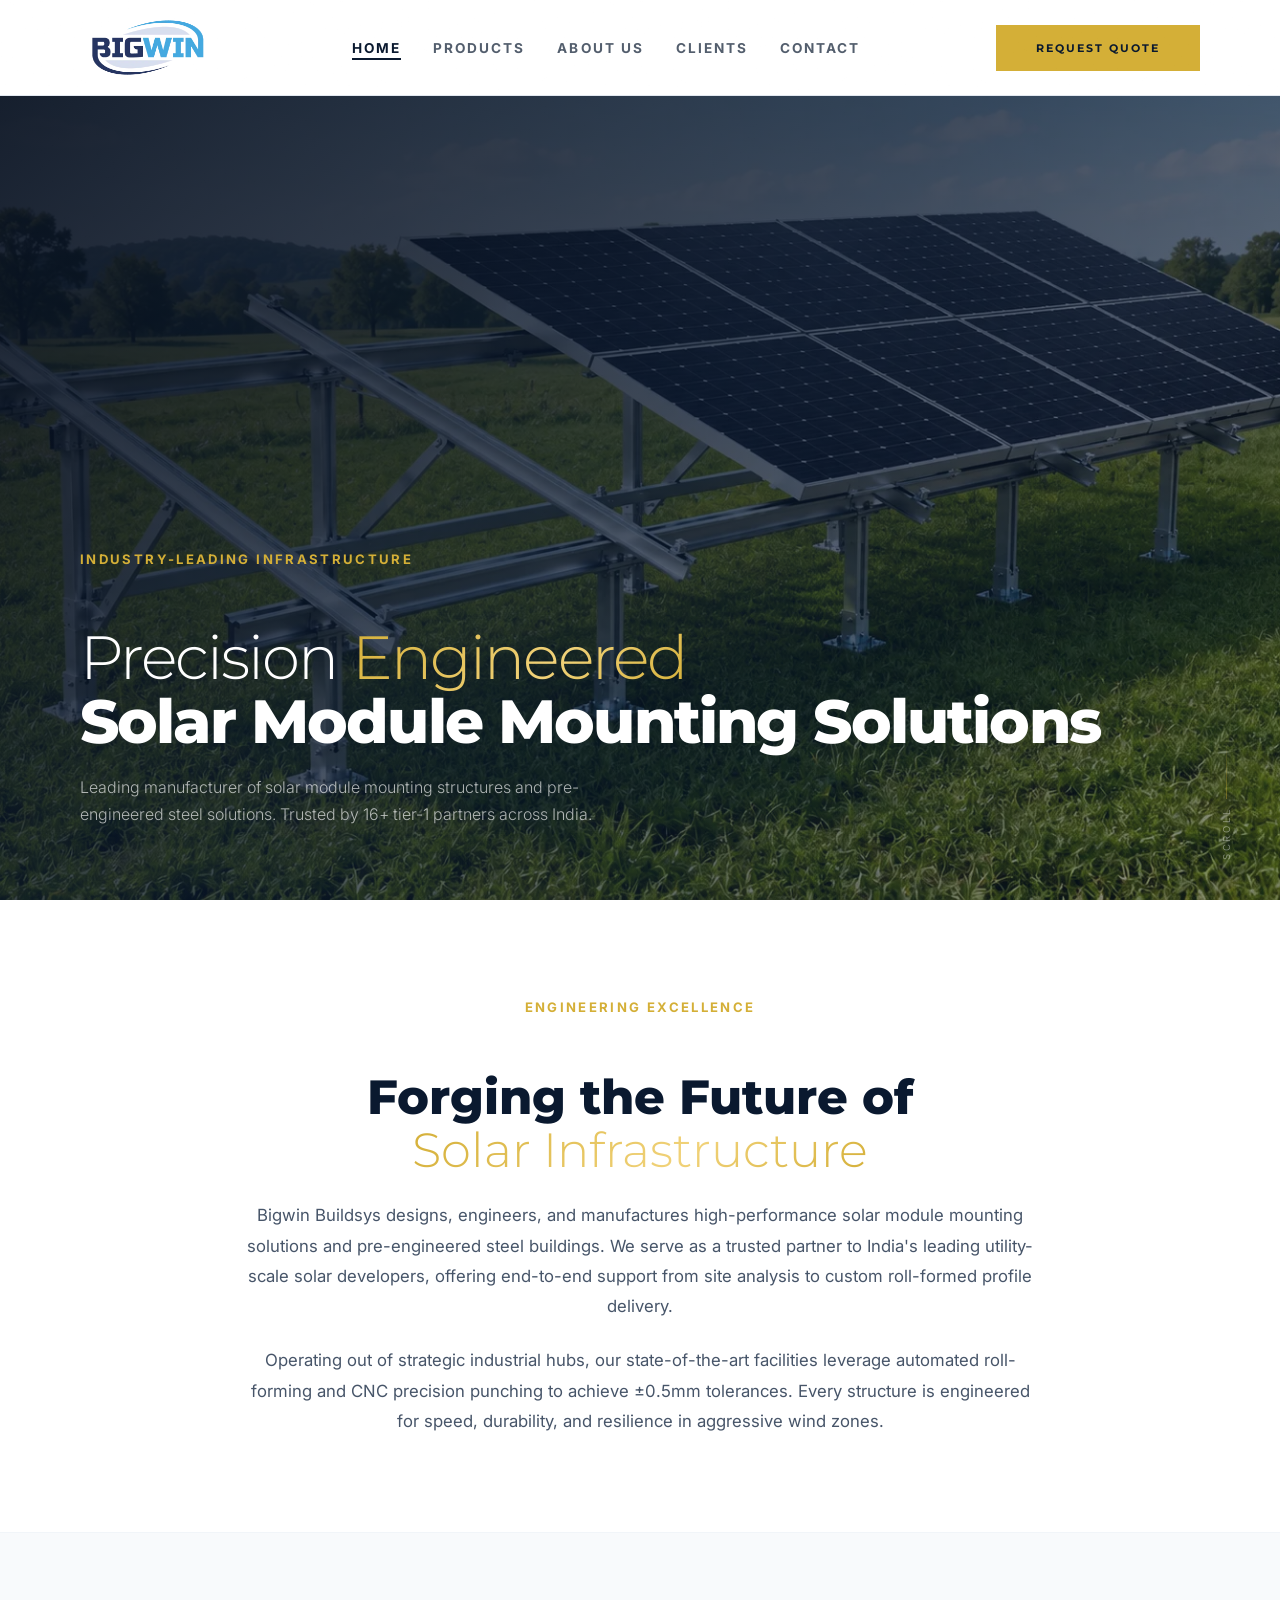
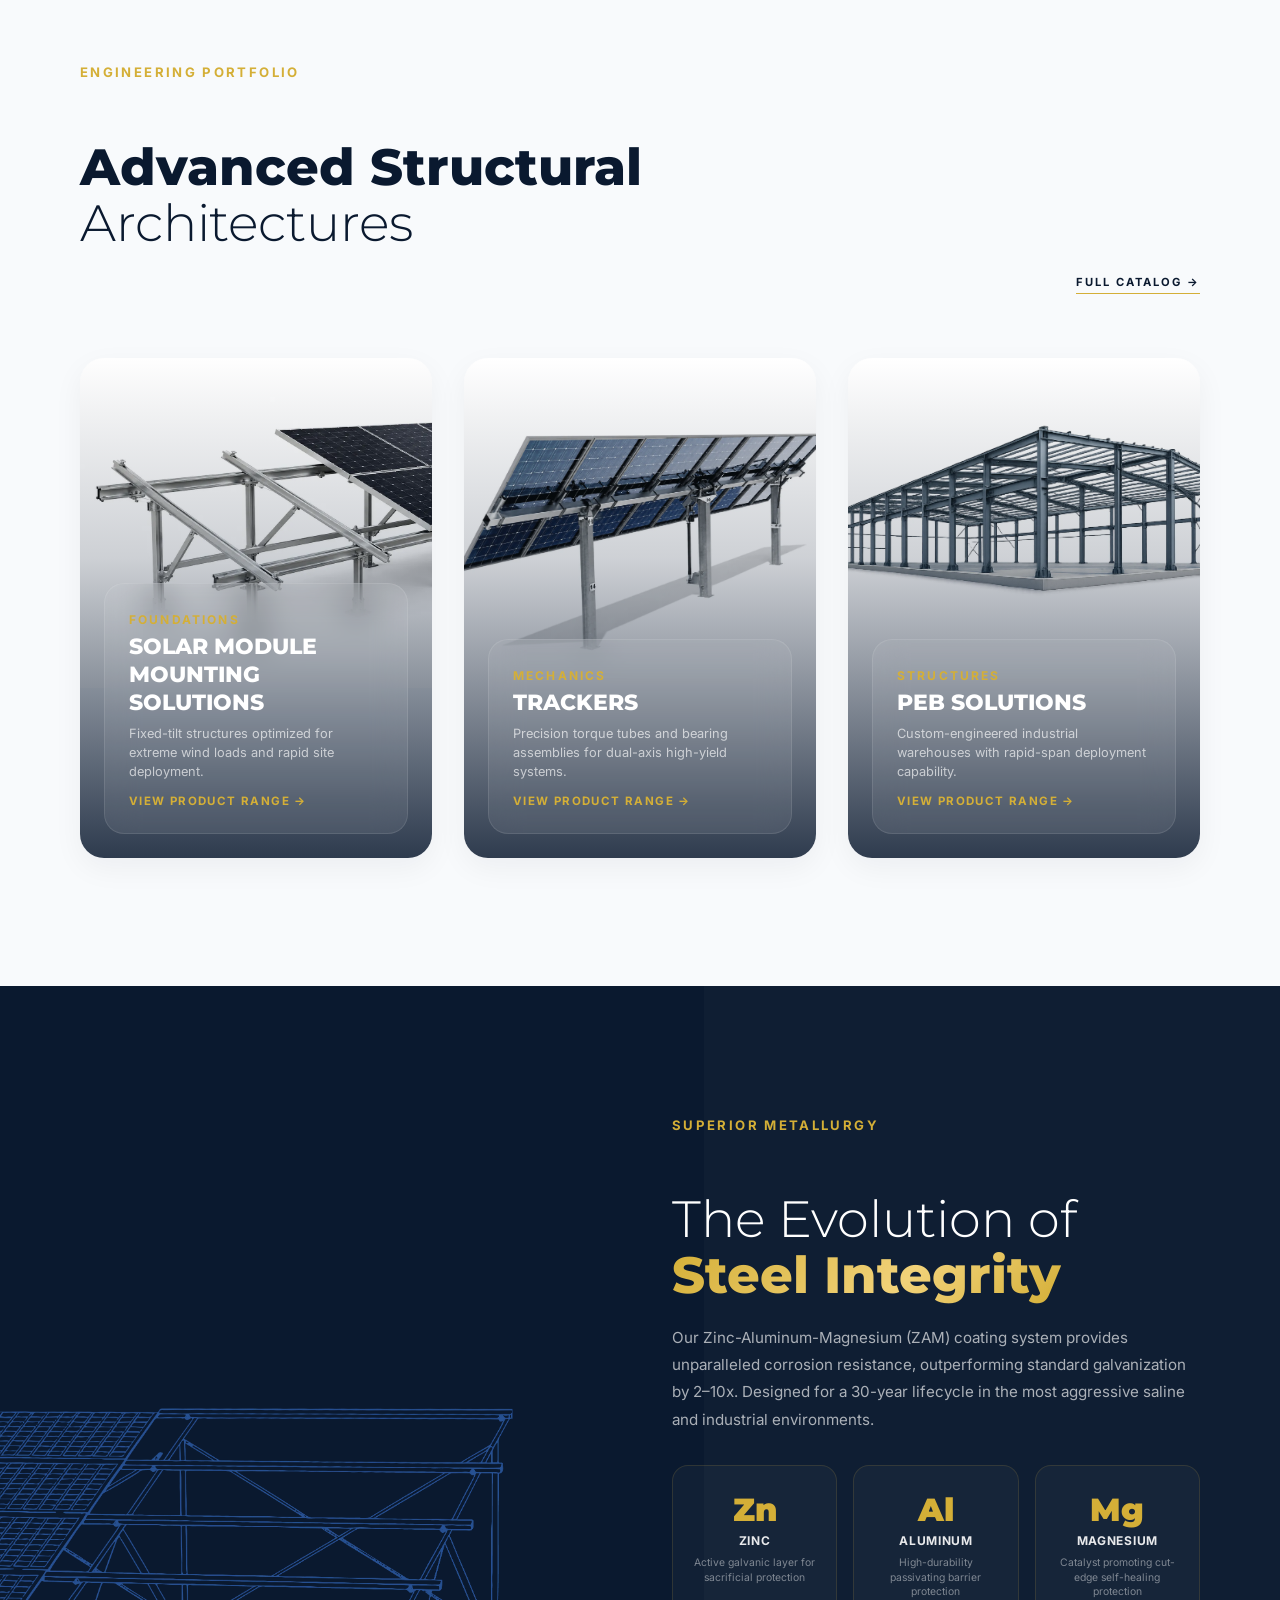
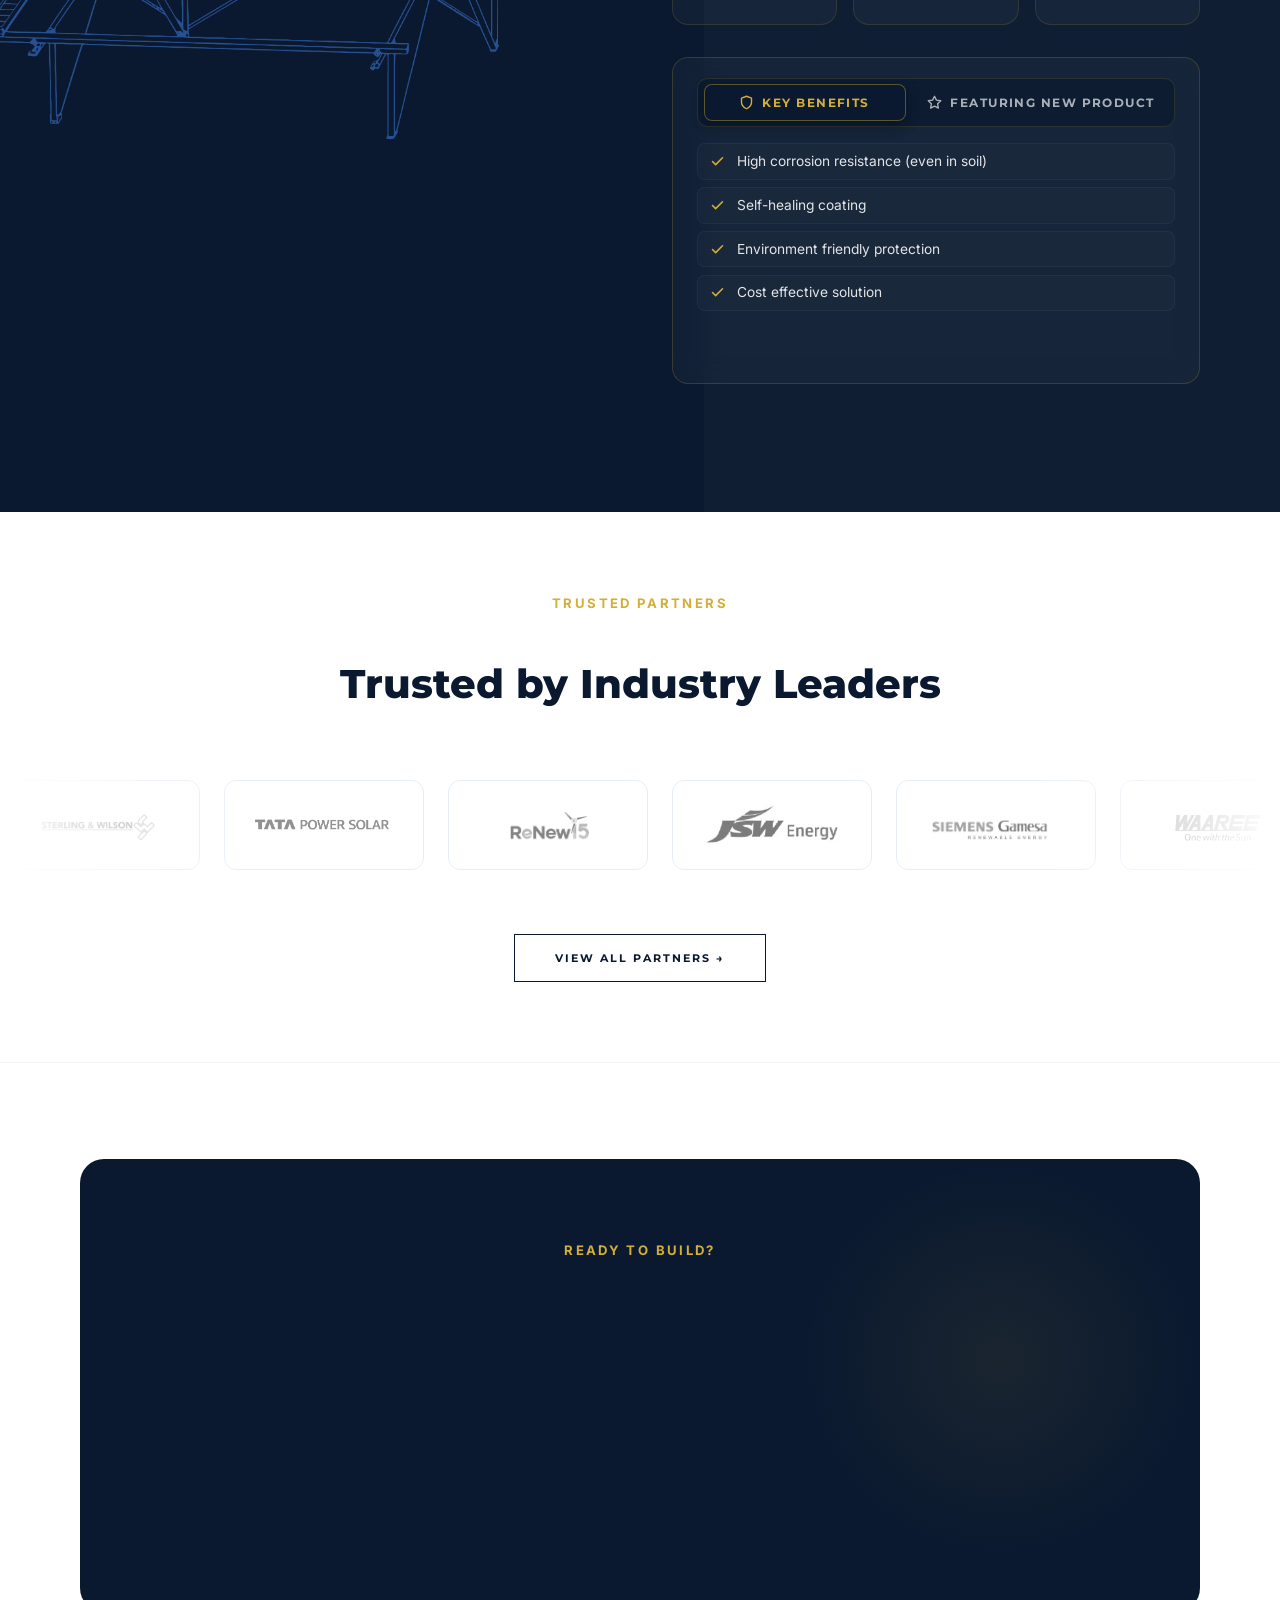
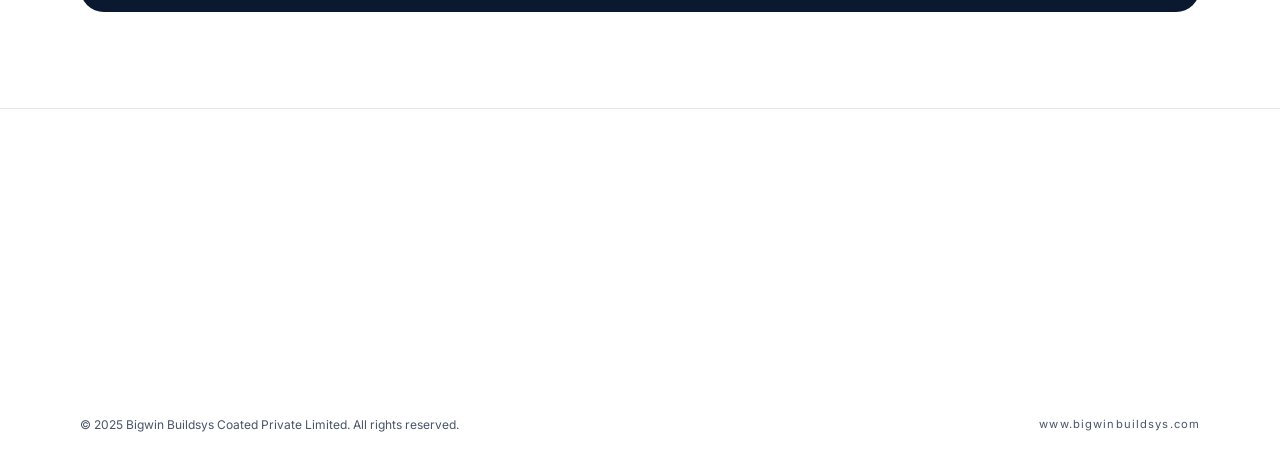
<file: index.html>
<!DOCTYPE html>
<html lang="en" class="scroll-smooth">

<head>
  <meta charset="UTF-8">
  <meta name="viewport" content="width=device-width, initial-scale=1.0">
  <title>Bigwin Buildsys | Solar Module Mounting Solutions</title>
  <meta name="description"
    content="Leading manufacturer of solar module mounting structures and pre-engineered steel solutions in India. Serving 16+ tier-1 clients across Maharashtra, Gujarat, and Chhattisgarh.">
  <link
    href="https://fonts.googleapis.com/css2?family=Montserrat:wght@300;400;500;600;700;800;900&family=Inter:wght@300;400;500;600;700&display=swap"
    rel="stylesheet">
  <link rel="stylesheet" href="assets/css/main.css">
  <link rel="stylesheet" href="assets/css/mobile.css">
  <link rel="icon" type="image/png" href="assets/images/bigwin.ico">
  <style>
    /* White Navbar Overrides */
    #main-nav.nav-glass {
      background: #ffffff !important;
      backdrop-filter: none !important;
      -webkit-backdrop-filter: none !important;
      border-bottom: 1px solid #e2e8f0 !important;
    }

    #main-nav.nav-glass.scrolled {
      background: #ffffff !important;
      box-shadow: 0 4px 20px rgba(10, 25, 47, 0.08) !important;
    }

    #main-nav .nav-link {
      color: rgba(10, 25, 47, 0.70) !important;
      font-size: 0.85rem !important;
      letter-spacing: 0.15em !important;
    }

    #main-nav .nav-link:hover,
    #main-nav .nav-link.active {
      color: var(--navy) !important;
    }

    #main-nav .nav-link::after {
      background: var(--navy) !important;
    }

    #main-nav #mobile-open svg {
      stroke: var(--navy) !important;
    }

    .hero-home {
      height: 100vh;
      min-height: 650px;
      padding-top: 96px;
      position: relative;
      display: flex;
      align-items: flex-end;
      padding-bottom: 3.5rem;
      overflow: hidden;
    }

    .hero-home-bg {
      position: absolute;
      inset: 0;
      background-image: url('assets/images/herosection bg.webp');
      background-size: cover;
      background-position: center;
    }

    .hero-home-grad {
      position: absolute;
      inset: 0;
      background: linear-gradient(135deg, rgba(6, 15, 30, 0.95) 0%, rgba(10, 25, 47, 0.75) 50%, rgba(10, 25, 47, 0.4) 100%);
    }

    /* ── Infinite Marquee Slider ── */
    @keyframes marquee {
      0% {
        transform: translateX(0);
      }

      100% {
        transform: translateX(-50%);
      }
    }

    .marquee-container {
      overflow: hidden;
      width: 100%;
      position: relative;
      padding: 1rem 0 3rem;
      mask-image: linear-gradient(to right, transparent, white 20%, white 80%, transparent);
      -webkit-mask-image: linear-gradient(to right, transparent, white 20%, white 80%, transparent);
    }

    .marquee-track {
      display: flex;
      gap: 1.5rem;
      width: max-content;
      animation: marquee 35s linear infinite;
    }

    .marquee-track:hover {
      animation-play-state: paused;
    }

    .marquee-track .client-tile {
      width: 200px;
      flex-shrink: 0;
      background: #ffffff !important;
      border: 1px solid #e8edf5 !important;
      display: flex;
      justify-content: center;
      align-items: center;
      min-height: 90px;
      border-radius: 0.75rem;
      padding: 1rem 1.5rem;
      transition: all 0.4s var(--ease-smooth);
    }

    .marquee-track .client-tile:hover {
      border-color: var(--gold) !important;
      transform: translateY(-4px);
      box-shadow: 0 10px 25px rgba(10, 25, 47, 0.05);
    }

    .marquee-track .client-tile img {
      max-height: 42px;
      max-width: 100%;
      object-fit: contain;
      filter: grayscale(100%);
      opacity: 0.7;
      transition: all 0.4s ease;
    }

    .marquee-track .client-tile:hover img {
      filter: grayscale(0%);
      opacity: 1;
    }

    /* ── Advanced Architectures Cards ── */
    .arch-card {
      position: relative;
      height: 500px;
      border-radius: 1.5rem;
      overflow: hidden;
      box-shadow: 0 10px 30px rgba(10, 25, 47, 0.05);
      transition: transform 0.5s var(--ease-spring), box-shadow 0.5s ease;
    }

    .arch-card:hover {
      transform: translateY(-10px);
      box-shadow: 0 30px 60px rgba(10, 25, 47, 0.15);
    }

    .arch-card img {
      width: 100%;
      height: 100%;
      object-fit: cover;
      transition: transform 0.8s var(--ease-smooth);
    }

    .arch-card:hover img {
      transform: scale(1.08);
    }

    .arch-card-overlay {
      position: absolute;
      inset: 0;
      background: linear-gradient(to top, rgba(10, 25, 47, 0.85) 0%, rgba(10, 25, 47, 0.2) 60%, transparent 100%);
      display: flex;
      flex-direction: column;
      justify-content: flex-end;
      padding: 1.5rem;
    }

    .arch-glass-content {
      background: rgba(255, 255, 255, 0.07);
      backdrop-filter: blur(16px);
      -webkit-backdrop-filter: blur(16px);
      border: 1px solid rgba(255, 255, 255, 0.1);
      border-radius: 1.25rem;
      padding: 1.5rem;
      color: white;
    }

    .arch-glass-content .section-label {
      margin-bottom: 0.5rem;
    }

    .arch-glass-content h3 {
      margin-top: 0;
      margin-bottom: 0.5rem;
      color: white;
      font-size: 1.4rem;
      font-weight: 800;
    }

    .arch-glass-content p {
      margin: 0;
      font-size: 0.8rem;
      color: rgba(255, 255, 255, 0.65);
      line-height: 1.5;
    }

    /* ── Metallurgy Chemistry Grid ── */
    .zam-chemistry-grid {
      display: grid;
      grid-template-columns: repeat(3, 1fr);
      gap: 1rem;
      margin: 2rem 0;
    }

    .chem-box {
      padding: 1.5rem 1.25rem;
      background: rgba(255, 255, 255, 0.03);
      border: 1px solid rgba(212, 175, 55, 0.15);
      border-radius: 1rem;
      text-align: center;
      transition: all 0.4s ease;
    }

    .chem-box:hover {
      background: rgba(255, 255, 255, 0.06);
      border-color: var(--gold);
      transform: translateY(-2px);
    }

    @media (max-width: 767px) {
      .zam-chemistry-grid {
        grid-template-columns: 1fr;
      }
    }

    @media (min-width: 1024px) {
      .zam-img-col {
        max-width: none !important;
        height: 100%;
        min-height: 480px;
      }
      .zam-breakout-img {
        position: absolute !important;
        left: calc(100% - 50vw) !important;
        right: auto !important;
        top: 50% !important;
        transform: translateY(-50%) scale(1.6) !important;
        transform-origin: left center !important;
        width: 50vw !important;
        max-width: none !important;
        height: auto !important;
        display: block !important;
      }
    }
  </style>

  <link rel="preload" as="image" href="assets/images/herosection bg.webp">
</head>

<body>

  <!-- ═══ NAV ═══ -->
  <nav id="main-nav" class="nav-glass" style="position:fixed;top:0;left:0;right:0;z-index:50;height:96px">
    <div class="container-xl" style="display:flex;align-items:center;justify-content:space-between;height:100%">
      <a href="index.html" style="display:flex;align-items:center;height:100%;text-decoration:none">
        <img src="assets/images/bigwin.webp" alt="Bigwin Buildsys" style="height:76px;width:auto;object-fit:contain">
      </a>
      <div style="display:flex;gap:2rem;align-items:center" id="nav-links">
        <a href="index.html" class="nav-link active">Home</a>
        <a href="products.html" class="nav-link">Products</a>
        <a href="about.html" class="nav-link">About Us</a>
        <a href="clients.html" class="nav-link">Clients</a>
        <a href="contact.html" class="nav-link">Contact</a>
      </div>
      <div style="display:flex;gap:1rem;align-items:center">
        <a href="contact.html" class="btn-gold"><span>Request Quote</span></a>
        <button id="mobile-open" style="background:none;border:none;cursor:pointer">
          <svg width="24" height="24" fill="none" stroke="white" stroke-width="2">
            <line x1="3" y1="6" x2="21" y2="6" />
            <line x1="3" y1="12" x2="21" y2="12" />
            <line x1="3" y1="18" x2="21" y2="18" />
          </svg>
        </button>
      </div>
    </div>
  </nav>

  <!-- Mobile menu -->
  <div id="mobile-overlay">
    <button id="mobile-close"
      style="position:absolute;top:1.5rem;right:1.5rem;background:none;border:none;cursor:pointer">
      <svg width="28" height="28" viewBox="0 0 24 24" fill="none" stroke="white" stroke-width="2">
        <line x1="18" y1="6" x2="6" y2="18" />
        <line x1="6" y1="6" x2="18" y2="18" />
      </svg>
    </button>
    <a href="index.html">Home</a><a href="products.html">Products</a><a
    href="about.html">About Us</a><a href="clients.html">Clients</a><a href="contact.html">Contact</a>
    <a href="contact.html" class="btn-gold" style="margin-top:1rem"><span>Request Quote</span></a>
  </div>

  <!-- ═══ HERO ═══ -->
  <header class="hero-home">
    <div class="hero-home-bg hero-parallax"></div>
    <div class="hero-home-grad"></div>
    <div class="container-xl relative z-10" style="width:100%">
      <div style="max-width:800px">
        <div class="fade-up" style="margin-bottom:1.5rem">
          <div class="section-label">Industry-Leading Infrastructure</div>
        </div>
        <h1 class="fade-up fade-up-d1"
          style="font-family:'Montserrat',sans-serif;font-size:clamp(2rem,4.8vw,4rem);font-weight:300;color:white;line-height:1.05;letter-spacing:-0.03em;margin-bottom:1.25rem">
          Precision <span class="gradient-text-gold">Engineered</span><br><span class="title-bold"
            style="white-space:nowrap">Solar Module Mounting Solutions</span>
        </h1>
        <p class="fade-up fade-up-d2"
          style="font-size:1rem;color:rgba(255,255,255,0.65);max-width:540px;line-height:1.7;font-weight:300">
          Leading manufacturer of solar module mounting structures and pre-engineered steel solutions. Trusted by 16+
          tier-1 partners across India.
        </p>
      </div>
    </div>
    <!-- Scroll indicator -->
    <div class="animate-float"
      style="position:absolute;bottom:2.5rem;right:3rem;display:flex;flex-direction:column;align-items:center;gap:0.5rem;opacity:0.4">
      <div style="width:1px;height:60px;background:linear-gradient(to bottom,transparent,var(--gold))"></div>
      <span
        style="font-size:0.6rem;letter-spacing:0.3em;color:white;text-transform:uppercase;writing-mode:vertical-rl;transform:rotate(180deg)">Scroll</span>
    </div>
  </header>

  <!-- ═══ ABOUT INTRO (CENTERED) ═══ -->
  <section style="background:white;padding:6rem 0;border-bottom:1px solid #f1f5f9">
    <div class="container-xl" style="text-align:center">
      <div class="reveal" style="max-width:800px;margin:0 auto">
        <div class="section-label">Engineering Excellence</div>
        <h2
          style="font-size:clamp(2rem,4vw,3rem);font-weight:800;color:var(--navy);line-height:1.1;margin-bottom:1.5rem">
          Forging the Future of<br><span class="gradient-text-gold" style="font-weight:300">Solar Infrastructure</span>
        </h2>
        <p style="font-size:1.05rem;color:var(--gray-600);line-height:1.8;margin-bottom:1.5rem">
          Bigwin Buildsys designs, engineers, and manufactures high-performance solar module mounting solutions and
          pre-engineered steel buildings. We serve as a trusted partner to India's leading utility-scale solar
          developers, offering end-to-end support from site analysis to custom roll-formed profile delivery.
        </p>
        <p style="font-size:1.05rem;color:var(--gray-600);line-height:1.8;margin:0">
          Operating out of strategic industrial hubs, our state-of-the-art facilities leverage automated roll-forming
          and CNC precision punching to achieve ±0.5mm tolerances. Every structure is engineered for speed, durability,
          and resilience in aggressive wind zones.
        </p>
      </div>
    </div>
  </section>

  <!-- ═══ ADVANCED STRUCTURAL ARCHITECTURES ═══ -->
  <section class="section-pad" style="background:var(--off-white)">
    <div class="container-xl">
      <div
        style="display:flex;justify-content:space-between;align-items:flex-end;flex-wrap:wrap;gap:1.5rem;margin-bottom:4rem">
        <div>
          <div class="section-label reveal">Engineering Portfolio</div>
          <h2 class="reveal reveal-d1"
            style="font-size:clamp(2rem,4vw,3.25rem);font-weight:800;color:var(--navy);line-height:1.1">Advanced
            Structural<br><span style="font-weight:300">Architectures</span></h2>
        </div>
        <a href="products.html" class="reveal reveal-d2"
          style="font-size:0.7rem;font-weight:700;letter-spacing:0.18em;text-transform:uppercase;color:var(--navy);text-decoration:none;display:flex;align-items:center;gap:0.5rem;border-bottom:1px solid var(--gold);padding-bottom:0.25rem">
          Full Catalog →
        </a>
      </div>
      <div class="grid-3" style="gap:2rem">
        <!-- Card 1: SOLAR MODULE MOUNTING SOLUTIONS -->
        <a href="products.html#solar-mms" class="arch-card reveal">
          <img loading="lazy" src="assets/images/SOLAR MODULE MOUNTING SOLUTIONS.webp"
            alt="Solar Module Mounting Solutions" style="object-position: left center;height: 66%;">
          <div class="arch-card-overlay">
            <div class="arch-glass-content">
              <div class="section-label" style="font-size:0.75rem;margin-bottom:0.35rem">Foundations</div>
              <h3>SOLAR MODULE MOUNTING SOLUTIONS</h3>
              <p>Fixed-tilt structures optimized for extreme wind loads and rapid site deployment.</p>
              <div class="arch-action-hint">View Product Range &rarr;</div>
            </div>
          </div>
        </a>
        <!-- Card 2: Trackers -->
        <a href="products.html#solar-trackers" class="arch-card reveal reveal-d1">
          <img loading="lazy" src="assets/images/Solar_Tracker_Components-trasprent.webp"
            alt="Solar Tracker Components">
          <div class="arch-card-overlay">
            <div class="arch-glass-content">
              <div class="section-label" style="font-size:0.75rem;margin-bottom:0.35rem">Mechanics</div>
              <h3>TRACKERS</h3>
              <p>Precision torque tubes and bearing assemblies for dual-axis high-yield systems.</p>
              <div class="arch-action-hint">View Product Range &rarr;</div>
            </div>
          </div>
        </a>
        <!-- Card 3: PEB Solutions -->
        <a href="products.html#peb-solutions" class="arch-card reveal reveal-d2">
          <img loading="lazy" src="assets/images/Untitddled-1-04.webp" alt="Pre-Engineered Buildings">
          <div class="arch-card-overlay">
            <div class="arch-glass-content">
              <div class="section-label" style="font-size:0.75rem;margin-bottom:0.35rem">Structures</div>
              <h3>PEB SOLUTIONS</h3>
              <p>Custom-engineered industrial warehouses with rapid-span deployment capability.</p>
              <div class="arch-action-hint">View Product Range &rarr;</div>
            </div>
          </div>
        </a>
      </div>
    </div>
  </section>

  <!-- ═══ THE EVOLUTION OF STEEL INTEGRITY ═══ -->
  <section class="section-pad" style="background:var(--navy);color:white;position:relative;overflow:hidden">
    <div
      style="position:absolute;top:0;right:0;width:50%;height:100%;background:rgba(255,255,255,0.02);skew-x:[-20deg];transform:translateX(10%);pointer-events:none">
    </div>
    <div class="container-xl" style="position:relative;z-index:10">
      <div style="display:grid;grid-template-columns:1fr;gap:4rem;align-items:center" class="lg-grid-2">
        <!-- Left Column: ZAM Image -->
        <div class="reveal zam-img-col" style="position:relative;width:100%;">
          <img loading="lazy" src="assets/images/zam coated steel blue.webp" alt="ZAM Coated Steel"
            class="zam-breakout-img" style="width:100%;height:auto;display:block;">
        </div>
        <!-- Right Column: Details and Chemistry Boxes -->
        <div class="reveal reveal-d1">
          <div class="section-label">Superior Metallurgy</div>
          <h2
            style="font-size:clamp(2rem,4vw,3.25rem);font-weight:800;color:white;line-height:1.1;margin-bottom:1.25rem">
            <span class="title-thin">The Evolution of</span><br><span class="gradient-text-gold">Steel Integrity</span>
          </h2>
          <p style="font-size:0.95rem;color:rgba(255,255,255,0.65);line-height:1.8;margin-bottom:2rem">
            Our Zinc-Aluminum-Magnesium (ZAM) coating system provides unparalleled corrosion resistance, outperforming
            standard galvanization by 2–10x. Designed for a 30-year lifecycle in the most aggressive saline and
            industrial environments.
          </p>

          <!-- Chemistry Boxes Zn + Al + Mg -->
          <div class="zam-chemistry-grid">
            <div class="chem-box">
              <div
                style="font-size:2rem;font-weight:900;color:var(--gold);font-family:var(--font-head);margin-bottom:0.25rem">
                Zn</div>
              <div
                style="font-size:0.75rem;color:rgba(255,255,255,0.9);font-weight:700;text-transform:uppercase;letter-spacing:0.06em">
                Zinc</div>
              <div style="font-size:0.65rem;color:rgba(255,255,255,0.45);margin-top:0.5rem;line-height:1.4">Active
                galvanic layer for sacrificial protection</div>
            </div>
            <div class="chem-box">
              <div
                style="font-size:2rem;font-weight:900;color:var(--gold);font-family:var(--font-head);margin-bottom:0.25rem">
                Al</div>
              <div
                style="font-size:0.75rem;color:rgba(255,255,255,0.9);font-weight:700;text-transform:uppercase;letter-spacing:0.06em">
                Aluminum</div>
              <div style="font-size:0.65rem;color:rgba(255,255,255,0.45);margin-top:0.5rem;line-height:1.4">
                High-durability passivating barrier protection</div>
            </div>
            <div class="chem-box">
              <div
                style="font-size:2rem;font-weight:900;color:var(--gold);font-family:var(--font-head);margin-bottom:0.25rem">
                Mg</div>
              <div
                style="font-size:0.75rem;color:rgba(255,255,255,0.9);font-weight:700;text-transform:uppercase;letter-spacing:0.06em">
                Magnesium</div>
              <div style="font-size:0.65rem;color:rgba(255,255,255,0.45);margin-top:0.5rem;line-height:1.4">Catalyst
                promoting cut-edge self-healing protection</div>
            </div>
          </div>

          <!-- Interactive Tabbed Benefits Widget -->
          <div class="benefits-tab-widget">
            <div class="benefits-tab-nav" role="tablist">
              <button type="button" class="benefit-tab-btn active" data-tab="key-benefits" role="tab" aria-selected="true">
                <svg width="15" height="15" viewBox="0 0 24 24" fill="none" stroke="currentColor" stroke-width="2.2" stroke-linecap="round" stroke-linejoin="round">
                  <path d="M12 22s8-4 8-10V5l-8-3-8 3v7c0 6 8 10 8 10z"/>
                </svg>
                <span>KEY BENEFITS</span>
              </button>
              <button type="button" class="benefit-tab-btn" data-tab="new-product" role="tab" aria-selected="false">
                <svg width="15" height="15" viewBox="0 0 24 24" fill="none" stroke="currentColor" stroke-width="2.2" stroke-linecap="round" stroke-linejoin="round">
                  <polygon points="12 2 15.09 8.26 22 9.27 17 14.14 18.18 21.02 12 17.77 5.82 21.02 7 14.14 2 9.27 8.91 8.26 12 2"/>
                </svg>
                <span>FEATURING NEW PRODUCT</span>
              </button>
            </div>

            <!-- Tab Content: Key Benefits -->
            <div class="benefit-tab-pane active" id="pane-key-benefits" role="tabpanel">
              <div class="benefit-list">
                <div class="benefit-item">
                  <svg width="15" height="15" viewBox="0 0 24 24" fill="none" stroke="currentColor" stroke-width="2.5" stroke-linecap="round" stroke-linejoin="round"><polyline points="20 6 9 17 4 12"/></svg>
                  <span>High corrosion resistance (even in soil)</span>
                </div>
                <div class="benefit-item">
                  <svg width="15" height="15" viewBox="0 0 24 24" fill="none" stroke="currentColor" stroke-width="2.5" stroke-linecap="round" stroke-linejoin="round"><polyline points="20 6 9 17 4 12"/></svg>
                  <span>Self-healing coating</span>
                </div>
                <div class="benefit-item">
                  <svg width="15" height="15" viewBox="0 0 24 24" fill="none" stroke="currentColor" stroke-width="2.5" stroke-linecap="round" stroke-linejoin="round"><polyline points="20 6 9 17 4 12"/></svg>
                  <span>Environment friendly protection</span>
                </div>
                <div class="benefit-item">
                  <svg width="15" height="15" viewBox="0 0 24 24" fill="none" stroke="currentColor" stroke-width="2.5" stroke-linecap="round" stroke-linejoin="round"><polyline points="20 6 9 17 4 12"/></svg>
                  <span>Cost effective solution</span>
                </div>
              </div>
            </div>

            <!-- Tab Content: Featuring New Product -->
            <div class="benefit-tab-pane" id="pane-new-product" role="tabpanel">
              <div class="benefit-list">
                <div class="benefit-item">
                  <svg width="15" height="15" viewBox="0 0 24 24" fill="none" stroke="currentColor" stroke-width="2.5" stroke-linecap="round" stroke-linejoin="round"><polyline points="20 6 9 17 4 12"/></svg>
                  <span>Fast installation</span>
                </div>
                <div class="benefit-item">
                  <svg width="15" height="15" viewBox="0 0 24 24" fill="none" stroke="currentColor" stroke-width="2.5" stroke-linecap="round" stroke-linejoin="round"><polyline points="20 6 9 17 4 12"/></svg>
                  <span>Weldable &amp; paintable</span>
                </div>
                <div class="benefit-item">
                  <svg width="15" height="15" viewBox="0 0 24 24" fill="none" stroke="currentColor" stroke-width="2.5" stroke-linecap="round" stroke-linejoin="round"><polyline points="20 6 9 17 4 12"/></svg>
                  <span>Longer product life</span>
                </div>
                <div class="benefit-item">
                  <svg width="15" height="15" viewBox="0 0 24 24" fill="none" stroke="currentColor" stroke-width="2.5" stroke-linecap="round" stroke-linejoin="round"><polyline points="20 6 9 17 4 12"/></svg>
                  <span>Reduced maintenance cost</span>
                </div>
                <div class="benefit-item">
                  <svg width="15" height="15" viewBox="0 0 24 24" fill="none" stroke="currentColor" stroke-width="2.5" stroke-linecap="round" stroke-linejoin="round"><polyline points="20 6 9 17 4 12"/></svg>
                  <span>Lightweight with high strength</span>
                </div>
              </div>
            </div>
          </div>
        </div>
      </div>
    </div>
  </section>

  <!-- ═══ CLIENT HORIZONTAL MARQUEE ═══ -->
  <section style="background:#ffffff;padding:5rem 0;overflow:hidden;border-bottom:1px solid #f1f5f9">
    <div class="container-xl">
      <div style="text-align:center;margin-bottom:3.5rem">
        <div class="section-label">Trusted Partners</div>
        <h2 style="font-size:clamp(1.75rem,3.5vw,2.5rem);font-weight:800;color:var(--navy);line-height:1.2">Trusted by
          Industry Leaders</h2>
      </div>
    </div>
    <div class="marquee-container">
      <div class="marquee-track">
        <!-- Slide Set 1 -->
        <div class="client-tile"><img loading="lazy" src="assets/images/Client Logos/Steerling &amp; Wilson.webp"
            alt="Sterling &amp; Wilson"></div>
        <div class="client-tile"><img loading="lazy" src="assets/images/Client Logos/TATA Power Solar.webp"
            alt="Tata Power Solar">
        </div>
        <div class="client-tile"><img loading="lazy" src="assets/images/Client Logos/ReNewI5.webp" alt="ReNew Power">
        </div>
        <div class="client-tile"><img loading="lazy" src="assets/images/Client Logos/JSW Energy.webp" alt="JSW Energy">
        </div>
        <div class="client-tile"><img loading="lazy" src="assets/images/Client Logos/Siemens Gamesa.webp"
            alt="Siemens Gamesa"></div>
        <div class="client-tile"><img loading="lazy" src="assets/images/Client Logos/Waaree.webp" alt="Waaree Energies">
        </div>
        <div class="client-tile"><img loading="lazy" src="assets/images/Client Logos/Reliance.webp"
            alt="Reliance Industries"></div>
        <div class="client-tile"><img loading="lazy" src="assets/images/Client Logos/ZETWERK.webp" alt="Zetwerk"></div>
        <div class="client-tile"><img loading="lazy" src="assets/images/Client Logos/Juniper Green Energy.webp"
            alt="Juniper Green Energy"></div>
        <div class="client-tile"><img loading="lazy" src="assets/images/Client Logos/Kalpa Power.webp"
            alt="Kalpa Power"></div>
        <div class="client-tile"><img loading="lazy" src="assets/images/Client Logos/Kirloskar.webp" alt="Kirloskar">
        </div>
        <div class="client-tile"><img loading="lazy" src="assets/images/Client Logos/Prozeal.webp" alt="Prozeal"></div>
        <div class="client-tile"><img loading="lazy" src="assets/images/Client Logos/SVARYU.webp" alt="Svaryu"></div>
        <div class="client-tile"><img loading="lazy" src="assets/images/Client Logos/Sorigin.webp" alt="Sorigin"></div>
        <div class="client-tile"><img loading="lazy" src="assets/images/Client Logos/TrueRE.webp" alt="TrueRE"></div>
        <div class="client-tile"><img loading="lazy" src="assets/images/Client Logos/Vikram India.webp"
            alt="Vikram India"></div>

        <!-- Slide Set 2 (Duplicated) -->
        <div class="client-tile"><img loading="lazy" src="assets/images/Client Logos/Steerling &amp; Wilson.webp"
            alt="Sterling &amp; Wilson"></div>
        <div class="client-tile"><img loading="lazy" src="assets/images/Client Logos/TATA Power Solar.webp"
            alt="Tata Power Solar">
        </div>
        <div class="client-tile"><img loading="lazy" src="assets/images/Client Logos/ReNewI5.webp" alt="ReNew Power">
        </div>
        <div class="client-tile"><img loading="lazy" src="assets/images/Client Logos/JSW Energy.webp" alt="JSW Energy">
        </div>
        <div class="client-tile"><img loading="lazy" src="assets/images/Client Logos/Siemens Gamesa.webp"
            alt="Siemens Gamesa"></div>
        <div class="client-tile"><img loading="lazy" src="assets/images/Client Logos/Waaree.webp" alt="Waaree Energies">
        </div>
        <div class="client-tile"><img loading="lazy" src="assets/images/Client Logos/Reliance.webp"
            alt="Reliance Industries"></div>
        <div class="client-tile"><img loading="lazy" src="assets/images/Client Logos/ZETWERK.webp" alt="Zetwerk"></div>
        <div class="client-tile"><img loading="lazy" src="assets/images/Client Logos/Juniper Green Energy.webp"
            alt="Juniper Green Energy"></div>
        <div class="client-tile"><img loading="lazy" src="assets/images/Client Logos/Kalpa Power.webp"
            alt="Kalpa Power"></div>
        <div class="client-tile"><img loading="lazy" src="assets/images/Client Logos/Kirloskar.webp" alt="Kirloskar">
        </div>
        <div class="client-tile"><img loading="lazy" src="assets/images/Client Logos/Prozeal.webp" alt="Prozeal"></div>
        <div class="client-tile"><img loading="lazy" src="assets/images/Client Logos/SVARYU.webp" alt="Svaryu"></div>
        <div class="client-tile"><img loading="lazy" src="assets/images/Client Logos/Sorigin.webp" alt="Sorigin"></div>
        <div class="client-tile"><img loading="lazy" src="assets/images/Client Logos/TrueRE.webp" alt="TrueRE"></div>
        <div class="client-tile"><img loading="lazy" src="assets/images/Client Logos/Vikram India.webp"
            alt="Vikram India"></div>
      </div>
    </div>
    <div class="container-xl" style="text-align:center;margin-top:1rem">
      <a href="clients.html" class="btn-outline" style="border-color:var(--navy);color:var(--navy)">View All Partners
        →</a>
    </div>
  </section>

  <!-- ═══ CTA ═══ -->
  <section style="background:white;padding:6rem 0">
    <div class="container-xl">
      <div
        style="background:var(--navy);border-radius:1.5rem;padding:5rem 3rem;text-align:center;position:relative;overflow:hidden">
        <div
          style="position:absolute;top:0;right:0;width:400px;height:400px;background:radial-gradient(circle,rgba(212,175,55,0.08) 0%,transparent 70%);pointer-events:none">
        </div>
        <div class="section-label reveal">Ready to Build?</div>
        <h2 class="reveal reveal-d1"
          style="font-size:clamp(2rem,4vw,3rem);font-weight:800;color:white;margin-bottom:1.25rem">Let's Engineer Your
          Next Project</h2>
        <p class="reveal reveal-d2"
          style="font-size:0.95rem;color:rgba(255,255,255,0.55);max-width:520px;margin:0 auto 2.5rem;line-height:1.7">
          Join 16+ industry leaders who trust Bigwin Buildsys for structural integrity and solar excellence.</p>
        <div class="reveal reveal-d3" style="display:flex;justify-content:center;gap:1rem;flex-wrap:wrap">
          <a href="contact.html" class="btn-gold"><span>Start Project Inquiry</span></a>
          <a href="products.html" class="btn-outline">View Products</a>
        </div>
      </div>
    </div>
  </section>

  <!-- ═══ FOOTER ═══ -->
  <footer style="padding:4rem 0 2rem">
    <div class="container-xl">
      <div
        style="display:grid;grid-template-columns:2fr 1fr 1fr 1fr;gap:3rem;padding-bottom:3rem;border-bottom:1px solid rgba(255,255,255,0.08)"
        class="reveal">
        <div>
          <a href="index.html" style="display:inline-block"><img src="assets/images/bigwin.webp" alt="Bigwin Buildsys"
              style="height:70px;width:auto;object-fit:contain;"></a>
          <p style="font-size:0.8rem;color:rgba(255,255,255,0.4);line-height:1.7;margin-bottom:1.25rem">Forging the
            future of solar infrastructure through precision steel engineering and manufacturing excellence.</p>
        </div>
        <div>
          <div
            style="font-size:0.65rem;letter-spacing:0.2em;text-transform:uppercase;color:var(--gold);font-weight:700;margin-bottom:1.25rem">
            Products</div>
          <a href="products.html" class="footer-link">C-Section Purlins</a>
          <a href="products.html" class="footer-link">Z Purlins</a>
          <a href="products.html" class="footer-link">Top Hat Sections</a>
          <a href="products.html" class="footer-link">LIP Channels</a>
          <a href="products.html" class="footer-link">ZAM Coated Steel</a>
        </div>
        <div>
          <div
            style="font-size:0.65rem;letter-spacing:0.2em;text-transform:uppercase;color:var(--gold);font-weight:700;margin-bottom:1.25rem">
            Company</div>
          <a href="about.html" class="footer-link">About Us</a>
          <a href="clients.html" class="footer-link">Clients</a>
          <a href="contact.html" class="footer-link">Contact</a>
        </div>
        <div>
          <div
            style="font-size:0.65rem;letter-spacing:0.2em;text-transform:uppercase;color:var(--gold);font-weight:700;margin-bottom:1.25rem">
            Contact</div>
          <p style="font-size:0.78rem;color:rgba(255,255,255,0.4);line-height:1.6;margin-bottom:0.75rem">9th Floor, 903,
            Friends Business Bay, Borivali West, Mumbai 400092</p>
          <a href="tel:+919987300555" class="footer-link">+91 99873 00555</a>
          <a href="mailto:sales@bigwinbuildsys.com" class="footer-link">sales@bigwinbuildsys.com</a>
        </div>
      </div>
      <div
        style="display:flex;justify-content:space-between;align-items:center;padding-top:2rem;flex-wrap:wrap;gap:1rem">
        <p style="font-size:0.75rem;color:rgba(255,255,255,0.3)">© 2025 Bigwin Buildsys Coated Private Limited. All
          rights reserved.</p>
        <a href="#"
          style="font-size:0.7rem;color:rgba(255,255,255,0.3);text-decoration:none;letter-spacing:0.1em">www.bigwinbuildsys.com</a>
      </div>
    </div>
  </footer>

  <script src="assets/js/app.js"></script>
  <style>
    @media (min-width:1024px) {
      .lg-grid-2 {
        grid-template-columns: 1fr 1fr !important;
      }
    }
  </style>
</body>

</html>
</file>
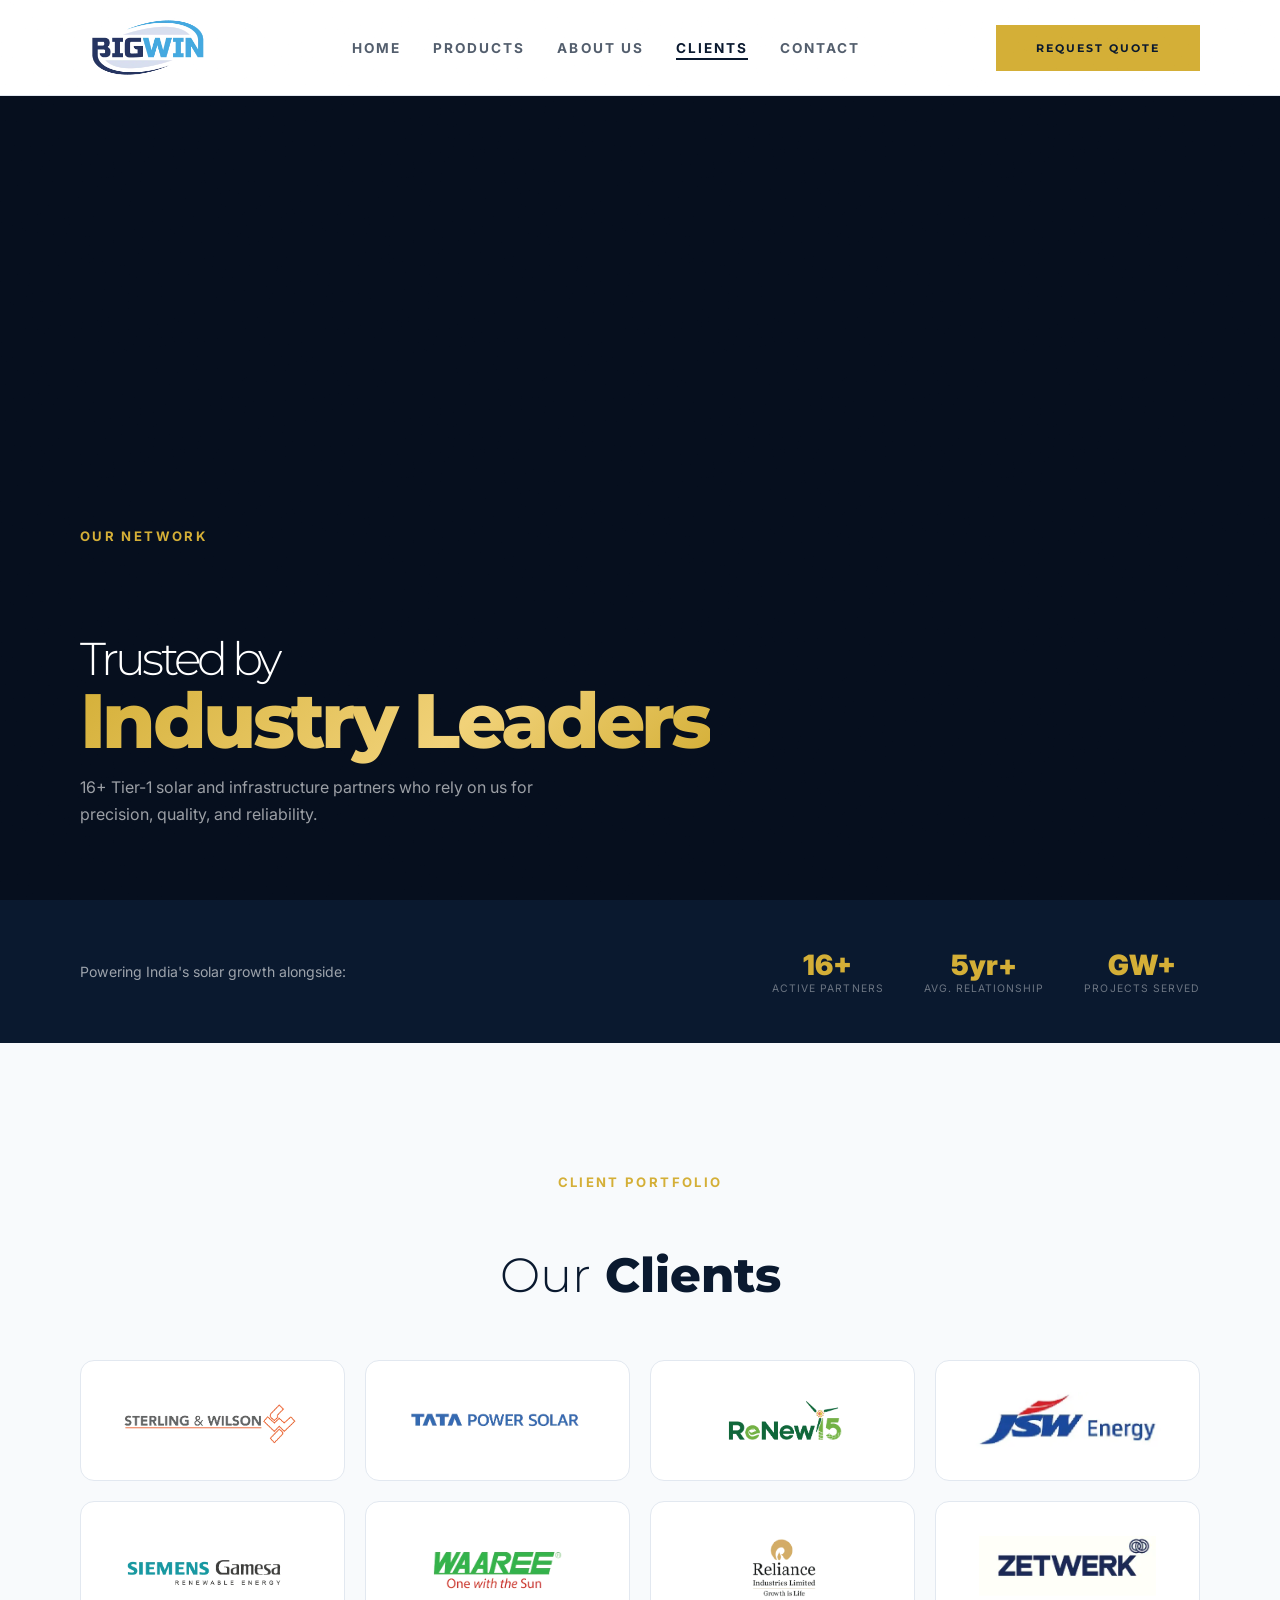
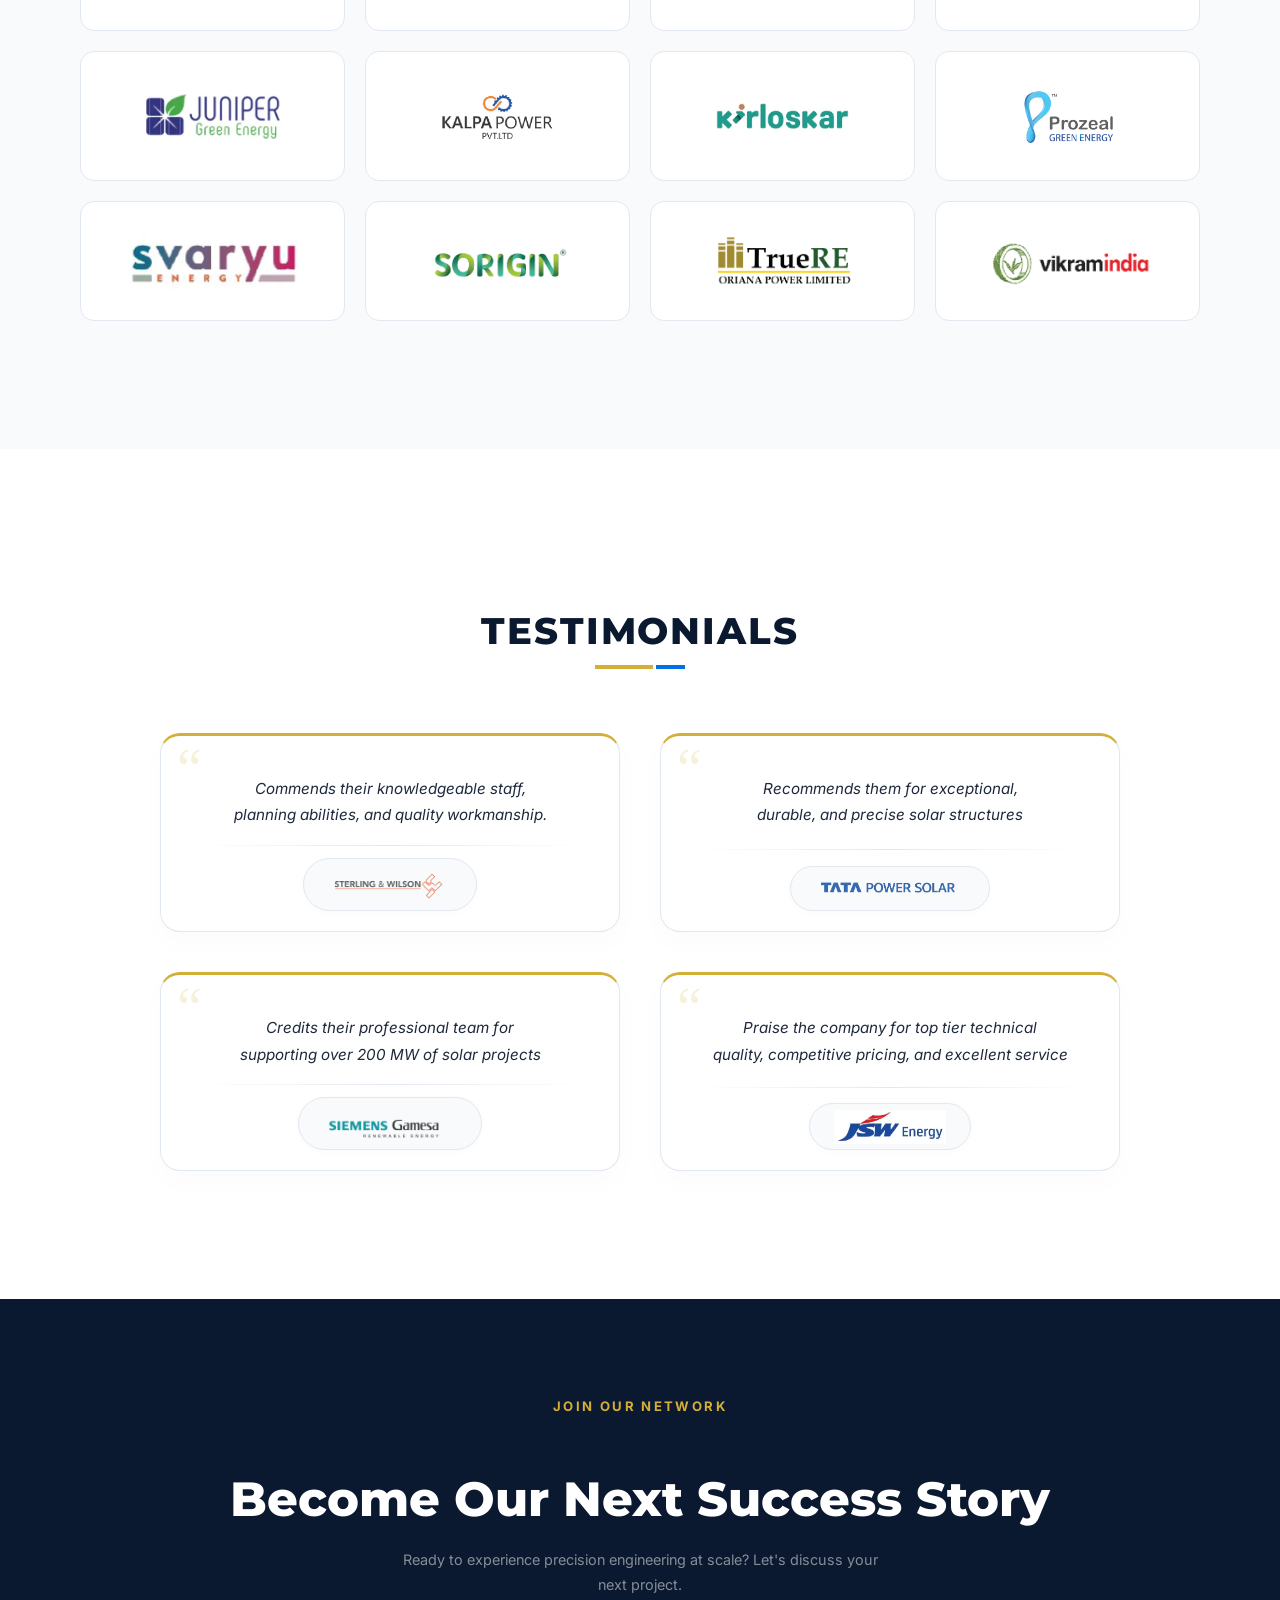
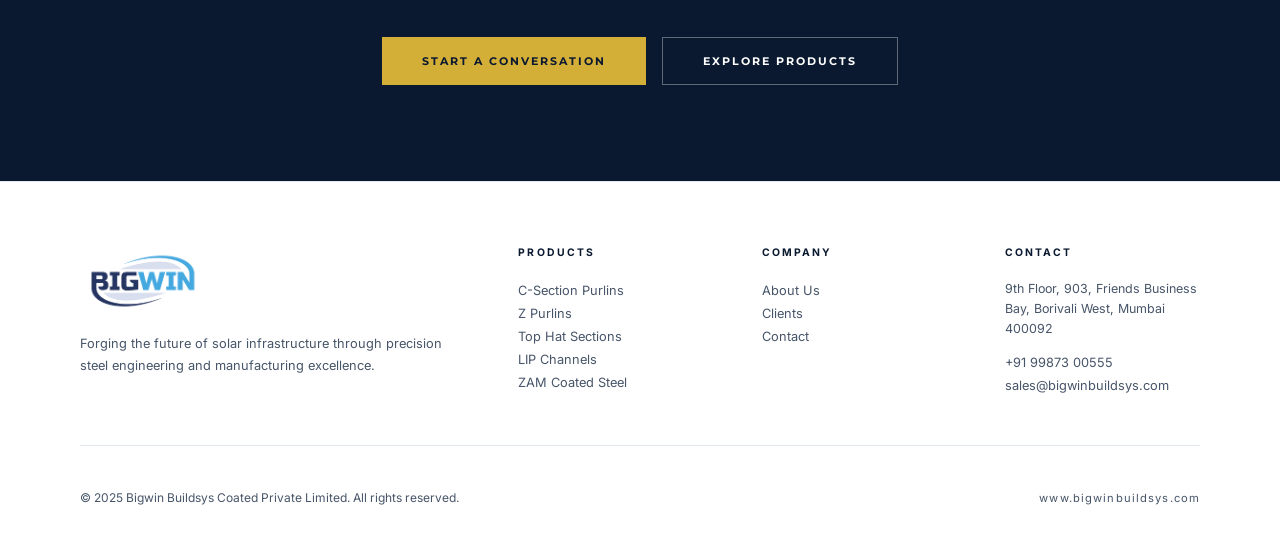
<file: clients.html>
<!DOCTYPE html>
<html lang="en">

<head>
  <meta charset="UTF-8">
  <meta name="viewport" content="width=device-width, initial-scale=1.0">
  <title>Our Clients | Bigwin Buildsys: Trusted Partners</title>
  <meta name="description"
    content="16+ industry-leading partners trust Bigwin Buildsys: Sterling & Wilson, Tata Power Solar, ReNew Power, JSW Energy, and more.">
  <link
    href="https://fonts.googleapis.com/css2?family=Montserrat:wght@300;400;500;600;700;800;900&family=Inter:wght@300;400;500;600;700&display=swap"
    rel="stylesheet">
  <link rel="stylesheet" href="assets/css/main.css">
  <link rel="stylesheet" href="assets/css/mobile.css">
  <style>
    .client-grid-img {
      max-height: 60px;
      max-width: 90%;
      width: auto;
      height: auto;
      object-fit: contain;
    }

    /* White Navbar Overrides */
    #main-nav.nav-glass {
      background: #ffffff !important;
      backdrop-filter: none !important;
      -webkit-backdrop-filter: none !important;
      border-bottom: 1px solid #e2e8f0 !important;
    }

    #main-nav.nav-glass.scrolled {
      background: #ffffff !important;
      box-shadow: 0 4px 20px rgba(10, 25, 47, 0.08) !important;
    }

    #main-nav .nav-link {
      color: rgba(10, 25, 47, 0.70) !important;
      font-size: 0.85rem !important;
      letter-spacing: 0.15em !important;
    }

    #main-nav .nav-link:hover,
    #main-nav .nav-link.active {
      color: var(--navy) !important;
    }

    #main-nav .nav-link::after {
      background: var(--navy) !important;
    }

    #main-nav #mobile-open svg {
      stroke: var(--navy) !important;
    }

    /* Upgraded Testimonials Card Styles */
    .premium-test-card {
      background: white;
      border: 1px solid #e2e8f0;
      border-top: 3px solid var(--gold);
      border-radius: 1.25rem;
      padding: 1.75rem 2rem 1.25rem;
      display: flex;
      flex-direction: column;
      justify-content: space-between;
      min-height: 160px;
      box-shadow: 0 10px 30px rgba(10, 25, 47, 0.02);
      transition: all 0.4s cubic-bezier(0.16, 1, 0.3, 1);
      position: relative;
      overflow: hidden;
    }

    .premium-test-card:hover {
      transform: translateY(-6px);
      box-shadow: 0 20px 40px rgba(10, 25, 47, 0.08) !important;
      border-top-color: var(--navy) !important;
    }
  </style>
  <link rel="icon" type="image/png" href="assets/images/bigwin.ico">
</head>

<body>

  <!-- NAV -->
  <nav id="main-nav" class="nav-glass" style="position:fixed;top:0;left:0;right:0;z-index:50;height:96px">
    <div class="container-xl" style="display:flex;align-items:center;justify-content:space-between;height:100%">
      <a href="index.html" style="display:flex;align-items:center;height:100%;text-decoration:none">
        <img src="assets/images/bigwin.webp" alt="Bigwin Buildsys" style="height:76px;width:auto;object-fit:contain">
      </a>
      <div style="display:flex;gap:2rem;align-items:center" id="nav-links">
        <a href="index.html" class="nav-link">Home</a>
        <a href="products.html" class="nav-link">Products</a>
        <a href="about.html" class="nav-link">About Us</a>
        <a href="clients.html" class="nav-link active">Clients</a>
        <a href="contact.html" class="nav-link">Contact</a>
      </div>
      <div style="display:flex;gap:1rem;align-items:center">
        <a href="contact.html" class="btn-gold"><span>Request Quote</span></a>
        <button id="mobile-open" style="background:none;border:none;cursor:pointer;display:none"><svg width="24"
            height="24" fill="none" stroke="white" stroke-width="2">
            <line x1="3" y1="6" x2="21" y2="6" />
            <line x1="3" y1="12" x2="21" y2="12" />
            <line x1="3" y1="18" x2="21" y2="18" />
          </svg></button>
      </div>
    </div>
  </nav>
  <div id="mobile-overlay">
    <button id="mobile-close"
      style="position:absolute;top:1.5rem;right:1.5rem;background:none;border:none;cursor:pointer"><svg width="28"
        height="28" fill="none" stroke="white" stroke-width="2">
        <line x1="18" y1="6" x2="6" y2="18" />
        <line x1="6" y1="6" x2="18" y2="18" />
      </svg></button>
    <a href="index.html">Home</a><a href="products.html">Products</a><a href="about.html">About Us</a><a
      href="clients.html">Clients</a><a href="contact.html">Contact</a>
  </div>

  <!-- HERO -->
  <header class="page-hero" style="padding-top:96px;min-height:520px;padding-bottom:3.5rem">
    <div class="page-hero-bg"
      style="background-image:url('https://images.unsplash.com/photo-1509391366360-2e959784a276?w=1600&q=80');background-position:center center">
    </div>
    <div class="page-hero-grad"></div>
    <div class="container-xl" style="position:relative;z-index:1;width:100%">
      <div class="fade-up">
        <div class="section-label">Our Network</div>
      </div>
      <h1 class="fade-up fade-up-d1"
        style="font-size:clamp(2.5rem,6vw,5rem);font-weight:300;letter-spacing:-0.05em;color:white;line-height:0.95;margin-bottom:1rem">
        <span class="title-thin" style="font-size:0.6em">Trusted by</span><br><span class="gradient-text-gold title-bold">Industry Leaders</span>
      </h1>
      <p class="fade-up fade-up-d2" style="font-size:1rem;color:rgba(255,255,255,0.6);max-width:480px;line-height:1.7">
        16+ Tier-1 solar and infrastructure partners who rely on us for precision, quality, and reliability.</p>
    </div>
  </header>

  <!-- TRUST STRIP -->
  <section style="background:var(--navy);padding:3rem 0">
    <div class="container-xl"
      style="display:flex;align-items:center;justify-content:space-between;flex-wrap:wrap;gap:2rem">
      <div style="color:rgba(255,255,255,0.6);font-size:0.88rem">Powering India's solar growth alongside:</div>
      <div style="display:flex;gap:2.5rem;flex-wrap:wrap">
        <div style="text-align:center">
          <div style="font-size:1.75rem;font-weight:900;color:var(--gold)">16+</div>
          <div style="font-size:0.65rem;color:rgba(255,255,255,0.4);text-transform:uppercase;letter-spacing:0.1em">
            Active Partners</div>
        </div>
        <div style="text-align:center">
          <div style="font-size:1.75rem;font-weight:900;color:var(--gold)">5yr+</div>
          <div style="font-size:0.65rem;color:rgba(255,255,255,0.4);text-transform:uppercase;letter-spacing:0.1em">Avg.
            Relationship</div>
        </div>
        <div style="text-align:center">
          <div style="font-size:1.75rem;font-weight:900;color:var(--gold)">GW+</div>
          <div style="font-size:0.65rem;color:rgba(255,255,255,0.4);text-transform:uppercase;letter-spacing:0.1em">
            Projects Served</div>
        </div>
      </div>
    </div>
  </section>

  <!-- PARTNER GRID -->
  <section class="section-pad" style="background:var(--off-white)">
    <div class="container-xl">
      <div style="text-align:center;margin-bottom:3.5rem">
        <div class="section-label reveal">Client Portfolio</div>
        <h2 class="reveal reveal-d1" style="font-size:clamp(2rem,4vw,3rem);font-weight:800;color:var(--navy)"><span class="title-thin">Our</span> <span class="title-bold">Clients</span></h2>
      </div>
      <div class="grid-4" style="gap:1.25rem">
        <div class="client-tile reveal"
          style="padding:1.75rem;min-height:120px;display:flex;justify-content:center;align-items:center">
          <img loading="lazy" src="assets/images/Client Logos/Steerling &amp; Wilson.webp" alt="Sterling &amp; Wilson"
            class="client-grid-img" style="max-height:72px;max-width:95%">
        </div>
        <div class="client-tile reveal reveal-d1"
          style="padding:1.75rem;min-height:120px;display:flex;justify-content:center;align-items:center">
          <img loading="lazy" src="assets/images/Client Logos/TATA Power Solar.webp" alt="Tata Power Solar" class="client-grid-img">
        </div>
        <div class="client-tile reveal reveal-d2"
          style="padding:1.75rem;min-height:120px;display:flex;justify-content:center;align-items:center">
          <img loading="lazy" src="assets/images/Client Logos/ReNewI5.webp" alt="ReNew Power" class="client-grid-img">
        </div>
        <div class="client-tile reveal"
          style="padding:1.75rem;min-height:120px;display:flex;justify-content:center;align-items:center">
          <img loading="lazy" src="assets/images/Client Logos/JSW Energy.webp" alt="JSW Energy" class="client-grid-img">
        </div>
        <div class="client-tile reveal reveal-d1"
          style="padding:1.75rem;min-height:120px;display:flex;justify-content:center;align-items:center">
          <img loading="lazy" src="assets/images/Client Logos/Siemens Gamesa.webp" alt="Siemens Gamesa" class="client-grid-img">
        </div>
        <div class="client-tile reveal reveal-d2"
          style="padding:1.75rem;min-height:120px;display:flex;justify-content:center;align-items:center">
          <img loading="lazy" src="assets/images/Client Logos/Waaree.webp" alt="Waaree Energies" class="client-grid-img">
        </div>
        <div class="client-tile reveal"
          style="padding:1.75rem;min-height:120px;display:flex;justify-content:center;align-items:center">
          <img loading="lazy" src="assets/images/Client Logos/Reliance.webp" alt="Reliance Industries" class="client-grid-img"
            style="max-height:72px;max-width:95%">
        </div>
        <div class="client-tile reveal reveal-d1"
          style="padding:1.75rem;min-height:120px;display:flex;justify-content:center;align-items:center">
          <img loading="lazy" src="assets/images/Client Logos/ZETWERK.webp" alt="Zetwerk" class="client-grid-img">
        </div>
        <div class="client-tile reveal reveal-d2"
          style="padding:1.75rem;min-height:120px;display:flex;justify-content:center;align-items:center">
          <img loading="lazy" src="assets/images/Client Logos/Juniper Green Energy.webp" alt="Juniper Green Energy"
            class="client-grid-img">
        </div>
        <div class="client-tile reveal"
          style="padding:1.75rem;min-height:120px;display:flex;justify-content:center;align-items:center">
          <img loading="lazy" src="assets/images/Client Logos/Kalpa Power.webp" alt="Kalpa Power" class="client-grid-img">
        </div>
        <div class="client-tile reveal reveal-d1"
          style="padding:1.75rem;min-height:120px;display:flex;justify-content:center;align-items:center">
          <img loading="lazy" src="assets/images/Client Logos/Kirloskar.webp" alt="Kirloskar" class="client-grid-img">
        </div>
        <div class="client-tile reveal reveal-d2"
          style="padding:1.75rem;min-height:120px;display:flex;justify-content:center;align-items:center">
          <img loading="lazy" src="assets/images/Client Logos/Prozeal.webp" alt="Prozeal" class="client-grid-img"
            style="max-height:72px;max-width:95%">
        </div>
        <div class="client-tile reveal"
          style="padding:1.75rem;min-height:120px;display:flex;justify-content:center;align-items:center">
          <img loading="lazy" src="assets/images/Client Logos/SVARYU.webp" alt="Svaryu" class="client-grid-img">
        </div>
        <div class="client-tile reveal reveal-d1"
          style="padding:1.75rem;min-height:120px;display:flex;justify-content:center;align-items:center">
          <img loading="lazy" src="assets/images/Client Logos/Sorigin.webp" alt="Sorigin" class="client-grid-img">
        </div>
        <div class="client-tile reveal reveal-d2"
          style="padding:1.75rem;min-height:120px;display:flex;justify-content:center;align-items:center">
          <img loading="lazy" src="assets/images/Client Logos/TrueRE.webp" alt="TrueRE" class="client-grid-img">
        </div>
        <div class="client-tile reveal"
          style="padding:1.75rem;min-height:120px;display:flex;justify-content:center;align-items:center">
          <img loading="lazy" src="assets/images/Client Logos/Vikram India.webp" alt="Vikram India" class="client-grid-img">
        </div>
      </div>
    </div>
  </section>

  <!-- TESTIMONIALS -->
  <section class="section-pad" style="background:white">
    <div class="container-xl">
      <div style="text-align:center;margin-bottom:4rem;display:flex;flex-direction:column;align-items:center">
        <h2 class="reveal reveal-d1"
          style="font-size:clamp(1.8rem,3.5vw,2.3rem);font-weight:800;color:var(--navy);text-transform:uppercase;letter-spacing:0.05em;margin-bottom:0.75rem">
          Testimonials</h2>
        <div class="reveal reveal-d2" style="display:flex;gap:3px;height:4px;width:90px">
          <div style="background:var(--gold);flex:2;height:100%"></div>
          <div style="background:#0071e3;flex:1;height:100%"></div>
        </div>
      </div>
      <div style="display:grid;grid-template-columns:1fr;gap:2.5rem;max-width:960px;margin:0 auto" class="lg-grid-2">
        <!-- Card 1: Sterling & Wilson -->
        <div class="reveal premium-test-card">
          <!-- Accent Quote Icon -->
          <div
            style="font-family:'Georgia',serif;font-size:3.5rem;color:rgba(212,175,55,0.18);position:absolute;top:0.25rem;left:1rem;line-height:1;pointer-events:none">
            “</div>
          <p
            style="font-size:0.95rem;color:var(--gray-700);line-height:1.75;font-style:italic;text-align:center;position:relative;z-index:2;margin:0.75rem 0 1rem;font-weight:400">
            Commends their knowledgeable staff,<br>planning abilities, and quality workmanship.
          </p>
          <div
            style="height:1px;background:linear-gradient(to right, transparent, #e2e8f0, transparent);margin-bottom:0.75rem">
          </div>
          <div style="display:flex;justify-content:center;align-items:center">
            <div
              style="background:#f8fafc;border:1px solid #e2e8f0;border-radius:30px;padding:0.35rem 1.5rem;display:inline-flex;align-items:center;justify-content:center;box-shadow:0 2px 8px rgba(0,0,0,0.02)">
              <img loading="lazy" src="assets/images/Client Logos/Steerling &amp; Wilson.webp" alt="Sterling &amp; Wilson"
                style="height:40px;width:auto;max-width:150px;object-fit:contain">
            </div>
          </div>
        </div>
        <!-- Card 2: Tata Power Solar -->
        <div class="reveal reveal-d1 premium-test-card">
          <!-- Accent Quote Icon -->
          <div
            style="font-family:'Georgia',serif;font-size:3.5rem;color:rgba(212,175,55,0.18);position:absolute;top:0.25rem;left:1rem;line-height:1;pointer-events:none">
            “</div>
          <p
            style="font-size:0.95rem;color:var(--gray-700);line-height:1.75;font-style:italic;text-align:center;position:relative;z-index:2;margin:0.75rem 0 1rem;font-weight:400">
            Recommends them for exceptional,<br>durable, and precise solar structures
          </p>
          <div
            style="height:1px;background:linear-gradient(to right, transparent, #e2e8f0, transparent);margin-bottom:0.75rem">
          </div>
          <div style="display:flex;justify-content:center;align-items:center">
            <div
              style="background:#f8fafc;border:1px solid #e2e8f0;border-radius:30px;padding:0.35rem 1.5rem;display:inline-flex;align-items:center;justify-content:center;box-shadow:0 2px 8px rgba(0,0,0,0.02)">
              <img loading="lazy" src="assets/images/Client Logos/TATA Power Solar.webp" alt="Tata Power Solar"
                style="height:32px;width:auto;max-width:150px;object-fit:contain">
            </div>
          </div>
        </div>
        <!-- Card 3: Siemens Energy -->
        <div class="reveal premium-test-card">
          <!-- Accent Quote Icon -->
          <div
            style="font-family:'Georgia',serif;font-size:3.5rem;color:rgba(212,175,55,0.18);position:absolute;top:0.25rem;left:1rem;line-height:1;pointer-events:none">
            “</div>
          <p
            style="font-size:0.95rem;color:var(--gray-700);line-height:1.75;font-style:italic;text-align:center;position:relative;z-index:2;margin:0.75rem 0 1rem;font-weight:400">
            Credits their professional team for<br>supporting over 200 MW of solar projects
          </p>
          <div
            style="height:1px;background:linear-gradient(to right, transparent, #e2e8f0, transparent);margin-bottom:0.75rem">
          </div>
          <div style="display:flex;justify-content:center;align-items:center">
            <div
              style="background:#f8fafc;border:1px solid #e2e8f0;border-radius:30px;padding:0.35rem 1.5rem;display:inline-flex;align-items:center;justify-content:center;box-shadow:0 2px 8px rgba(0,0,0,0.02)">
              <img loading="lazy" src="assets/images/Client Logos/Siemens Gamesa.webp" alt="Siemens Energy"
                style="height:40px;width:auto;max-width:150px;object-fit:contain">
            </div>
          </div>
        </div>
        <!-- Card 4: JSW Energy -->
        <div class="reveal reveal-d1 premium-test-card">
          <!-- Accent Quote Icon -->
          <div
            style="font-family:'Georgia',serif;font-size:3.5rem;color:rgba(212,175,55,0.18);position:absolute;top:0.25rem;left:1rem;line-height:1;pointer-events:none">
            “</div>
          <p
            style="font-size:0.95rem;color:var(--gray-700);line-height:1.75;font-style:italic;text-align:center;position:relative;z-index:2;margin:0.75rem 0 1rem;font-weight:400">
            Praise the company for top tier technical<br>quality, competitive pricing, and excellent service
          </p>
          <div
            style="height:1px;background:linear-gradient(to right, transparent, #e2e8f0, transparent);margin-bottom:0.75rem">
          </div>
          <div style="display:flex;justify-content:center;align-items:center">
            <div
              style="background:#f8fafc;border:1px solid #e2e8f0;border-radius:30px;padding:0.35rem 1.5rem;display:inline-flex;align-items:center;justify-content:center;box-shadow:0 2px 8px rgba(0,0,0,0.02)">
              <img loading="lazy" src="assets/images/Client Logos/JSW Energy.webp" alt="JSW Energy"
                style="height:34px;width:auto;max-width:150px;object-fit:contain">
            </div>
          </div>
        </div>
      </div>
    </div>
  </section>

  <!-- CTA PARTNER WITH US -->
  <section style="background:var(--navy);padding:6rem 0">
    <div class="container-xl" style="text-align:center">
      <div class="section-label reveal">Join Our Network</div>
      <h2 class="reveal reveal-d1"
        style="font-size:clamp(2rem,4vw,3rem);font-weight:800;color:white;margin-bottom:1.25rem">Become Our Next Success
        Story</h2>
      <p class="reveal reveal-d2"
        style="font-size:0.9rem;color:rgba(255,255,255,0.5);max-width:480px;margin:0 auto 2.5rem;line-height:1.7">Ready
        to experience precision engineering at scale? Let's discuss your next project.</p>
      <div class="reveal reveal-d3" style="display:flex;justify-content:center;gap:1rem;flex-wrap:wrap">
        <a href="contact.html" class="btn-gold"><span>Start a Conversation</span></a>
        <a href="products.html" class="btn-outline">Explore Products</a>
      </div>
    </div>
  </section>

  <!-- FOOTER -->
  <!-- FOOTER -->
  <!-- FOOTER -->
  <!-- FOOTER -->
  <footer style="padding:4rem 0 2rem">
    <div class="container-xl">
      <div
        style="display:grid;grid-template-columns:2fr 1fr 1fr 1fr;gap:3rem;padding-bottom:3rem;border-bottom:1px solid rgba(255,255,255,0.08)"
        class="reveal">
        <div>
          <a href="index.html" style="display:inline-block"><img src="assets/images/bigwin.webp" alt="Bigwin Buildsys"
              style="height:70px;width:auto;object-fit:contain;"></a>
          <p style="font-size:0.8rem;color:rgba(255,255,255,0.4);line-height:1.7;margin-bottom:1.25rem">Forging the
            future of solar infrastructure through precision steel engineering and manufacturing excellence.</p>
        </div>
        <div>
          <div
            style="font-size:0.65rem;letter-spacing:0.2em;text-transform:uppercase;color:var(--gold);font-weight:700;margin-bottom:1.25rem">
            Products</div>
          <a href="products.html" class="footer-link">C-Section Purlins</a>
          <a href="products.html" class="footer-link">Z Purlins</a>
          <a href="products.html" class="footer-link">Top Hat Sections</a>
          <a href="products.html" class="footer-link">LIP Channels</a>
          <a href="products.html" class="footer-link">ZAM Coated Steel</a>
        </div>
        <div>
          <div
            style="font-size:0.65rem;letter-spacing:0.2em;text-transform:uppercase;color:var(--gold);font-weight:700;margin-bottom:1.25rem">
            Company</div>
          <a href="about.html" class="footer-link">About Us</a>
          <a href="clients.html" class="footer-link">Clients</a>
          <a href="contact.html" class="footer-link">Contact</a>
        </div>
        <div>
          <div
            style="font-size:0.65rem;letter-spacing:0.2em;text-transform:uppercase;color:var(--gold);font-weight:700;margin-bottom:1.25rem">
            Contact</div>
          <p style="font-size:0.78rem;color:rgba(255,255,255,0.4);line-height:1.6;margin-bottom:0.75rem">9th Floor, 903,
            Friends Business Bay, Borivali West, Mumbai 400092</p>
          <a href="tel:+919987300555" class="footer-link">+91 99873 00555</a>
          <a href="mailto:sales@bigwinbuildsys.com" class="footer-link">sales@bigwinbuildsys.com</a>
        </div>
      </div>
      <div
        style="display:flex;justify-content:space-between;align-items:center;padding-top:2rem;flex-wrap:wrap;gap:1rem">
        <p style="font-size:0.75rem;color:rgba(255,255,255,0.3)">&copy; 2025 Bigwin Buildsys Coated Private Limited. All
          rights reserved.</p>
        <a href="index.html"
          style="font-size:0.7rem;color:rgba(255,255,255,0.3);text-decoration:none;letter-spacing:0.1em">www.bigwinbuildsys.com</a>
      </div>
    </div>
  </footer>

  <script src="assets/js/app.js"></script>
  <style>
    @media (max-width:767px) {
      #nav-links {
        display: none !important;
      }

      #mobile-open {
        display: block !important;
      }
    }

    @media (min-width:1024px) {
      .lg-grid-2 {
        grid-template-columns: 1fr 1fr !important;
      }
    }

    @media (max-width:767px) {
      footer .container-xl>div:first-child {
        grid-template-columns: 1fr !important;
      }
    }

    @media (min-width:768px) and (max-width:1023px) {
      footer .container-xl>div:first-child {
        grid-template-columns: 1fr 1fr !important;
      }
    }
  </style>
</body>

</html>
</file>
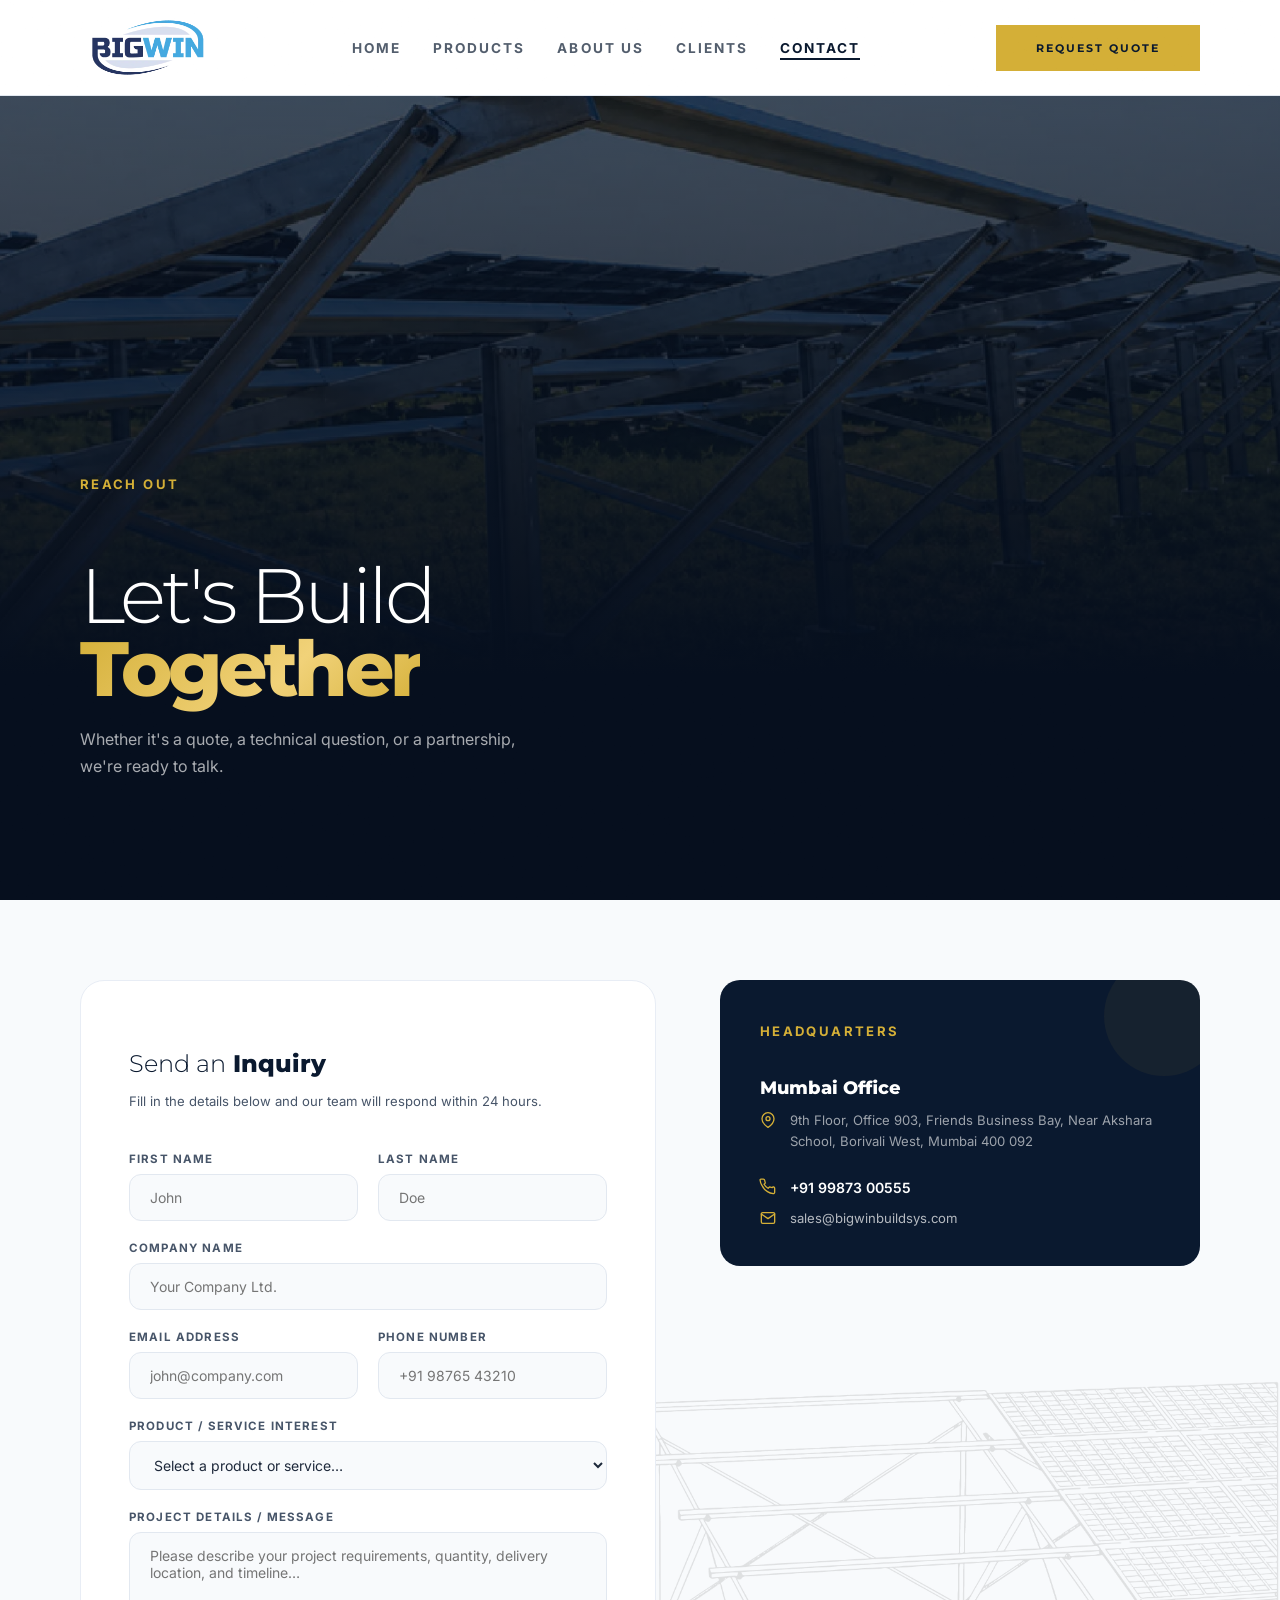
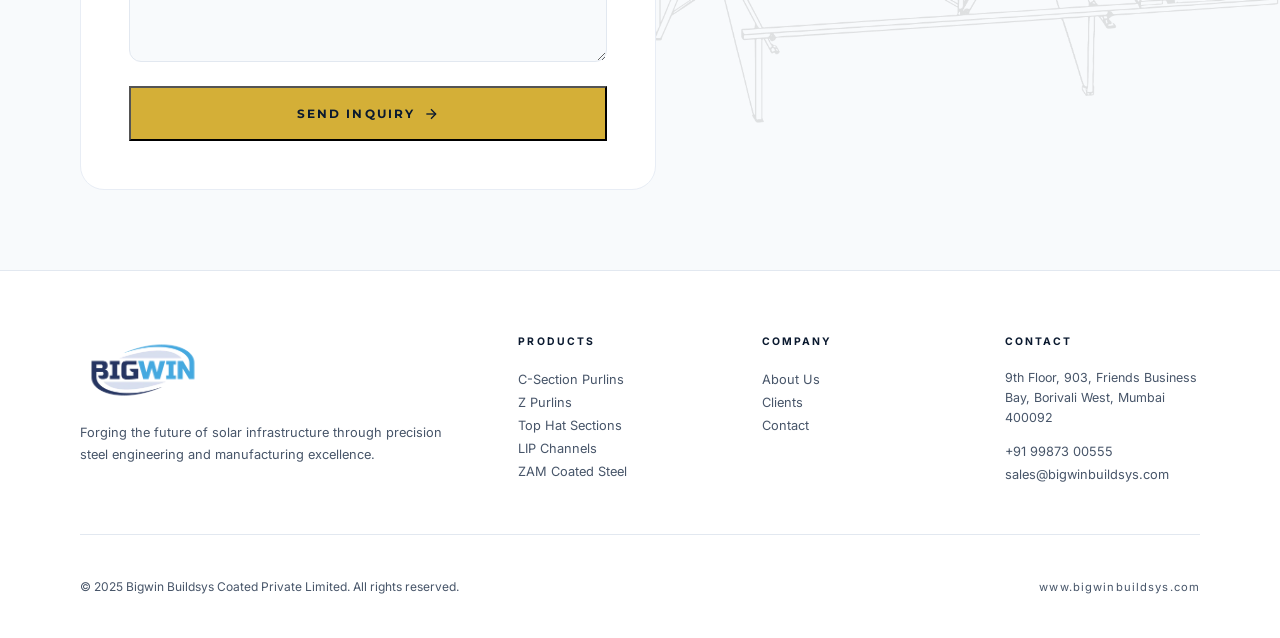
<file: contact.html>
<!DOCTYPE html>
<html lang="en">

<head>
  <meta charset="UTF-8">
  <meta name="viewport" content="width=device-width, initial-scale=1.0">
  <title>Contact Us | Bigwin Buildsys</title>
  <meta name="description"
    content="Get in touch with Bigwin Buildsys: Mumbai headquarters, Gujarat and Chhattisgarh plants. Call +91 99873 00555 or email sales@bigwinbuildsys.com.">
  <link
    href="https://fonts.googleapis.com/css2?family=Montserrat:wght@300;400;500;600;700;800;900&family=Inter:wght@300;400;500;600;700&display=swap"
    rel="stylesheet">
  <link rel="stylesheet" href="assets/css/main.css">
  <link rel="stylesheet" href="assets/css/mobile.css">
  <style>
    .contact-form input,
    .contact-form select,
    .contact-form textarea {
      width: 100%;
      padding: 0.875rem 1.25rem;
      background: #f8fafc;
      border: 1.5px solid #e2e8f0;
      border-radius: 0.75rem;
      font-family: var(--font-body);
      font-size: 0.875rem;
      color: var(--gray-800);
      outline: none;
      transition: border-color 0.3s ease, box-shadow 0.3s ease;
    }

    .contact-form input:focus,
    .contact-form select:focus,
    .contact-form textarea:focus {
      border-color: var(--navy);
      box-shadow: 0 0 0 3px rgba(10, 25, 47, 0.07);
    }

    .contact-form label {
      display: block;
      font-size: 0.72rem;
      font-weight: 700;
      letter-spacing: 0.1em;
      text-transform: uppercase;
      color: var(--gray-600);
      margin-bottom: 0.5rem;
    }

    .contact-form .form-group {
      margin-bottom: 1.25rem;
    }

    .contact-form textarea {
      resize: vertical;
      min-height: 130px;
    }

    @media (max-width:767px) {
      footer .container-xl>div:first-child {
        grid-template-columns: 1fr !important;
      }
    }

    @media (min-width:768px) and (max-width:1023px) {
      footer .container-xl>div:first-child {
        grid-template-columns: 1fr 1fr !important;
      }
    }

    /* White Navbar Overrides */
    #main-nav.nav-glass {
      background: #ffffff !important;
      backdrop-filter: none !important;
      -webkit-backdrop-filter: none !important;
      border-bottom: 1px solid #e2e8f0 !important;
    }

    #main-nav.nav-glass.scrolled {
      background: #ffffff !important;
      box-shadow: 0 4px 20px rgba(10, 25, 47, 0.08) !important;
    }

    #main-nav .nav-link {
      color: rgba(10, 25, 47, 0.70) !important;
      font-size: 0.85rem !important;
      letter-spacing: 0.15em !important;
    }

    #main-nav .nav-link:hover,
    #main-nav .nav-link.active {
      color: var(--navy) !important;
    }

    #main-nav .nav-link::after {
      background: var(--navy) !important;
    }

    #main-nav #mobile-open svg {
      stroke: var(--navy) !important;
    }
  </style>
  <link rel="icon" type="image/png" href="assets/images/bigwin.ico">

  <link rel="preload" as="image" href="assets/images/Untitled-1-26.webp">
</head>

<body>

  <!-- NAV -->
  <nav id="main-nav" class="nav-glass" style="position:fixed;top:0;left:0;right:0;z-index:50;height:96px">
    <div class="container-xl" style="display:flex;align-items:center;justify-content:space-between;height:100%">
      <a href="index.html" style="display:flex;align-items:center;height:100%;text-decoration:none">
        <img src="assets/images/bigwin.webp" alt="Bigwin Buildsys" style="height:76px;width:auto;object-fit:contain">
      </a>
      <div style="display:flex;gap:2rem;align-items:center" id="nav-links">
        <a href="index.html" class="nav-link">Home</a>
        <a href="products.html" class="nav-link">Products</a>
        <a href="about.html" class="nav-link">About Us</a>
        <a href="clients.html" class="nav-link">Clients</a>
        <a href="contact.html" class="nav-link active">Contact</a>
      </div>

      <div style="display:flex;gap:1rem;align-items:center">
        <a href="contact.html" class="btn-gold"><span>Request Quote</span></a>
        <button id="mobile-open" style="background:none;border:none;cursor:pointer;display:none"><svg width="24"
            height="24" fill="none" stroke="white" stroke-width="2">
            <line x1="3" y1="6" x2="21" y2="6" />
            <line x1="3" y1="12" x2="21" y2="12" />
            <line x1="3" y1="18" x2="21" y2="18" />
          </svg></button>
      </div>
    </div>
  </nav>
  <div id="mobile-overlay">
    <button id="mobile-close"
      style="position:absolute;top:1.5rem;right:1.5rem;background:none;border:none;cursor:pointer"><svg width="28"
        height="28" fill="none" stroke="white" stroke-width="2">
        <line x1="18" y1="6" x2="6" y2="18" />
        <line x1="6" y1="6" x2="18" y2="18" />
      </svg></button>
    <a href="index.html">Home</a><a href="products.html">Products</a><a href="about.html">About Us</a><a
      href="clients.html">Clients</a><a href="contact.html">Contact</a>
  </div>

  <!-- HERO -->
  <header class="page-hero" style="padding-top:96px;min-height:720px">
    <div class="page-hero-bg"
      style="background-image:url('assets/images/Untitled-1-26.webp');background-position:center 40%"></div>
    <div class="page-hero-grad"></div>
    <div class="container-xl" style="position:relative;z-index:1;width:100%;padding-bottom:1rem">
      <div class="fade-up">
        <div class="section-label">Reach Out</div>
      </div>
      <h1 class="fade-up fade-up-d1"
        style="font-size:clamp(2.5rem,6vw,5rem);font-weight:300;letter-spacing:-0.05em;color:white;line-height:0.95;margin-bottom:1.25rem">
        <span class="title-thin">Let's Build</span><br><span class="gradient-text-gold title-bold">Together</span>
      </h1>
      <p class="fade-up fade-up-d2" style="font-size:1rem;color:rgba(255,255,255,0.65);max-width:440px;line-height:1.7">
        Whether it's a quote, a technical question, or a partnership, we're ready to talk.</p>
    </div>
  </header>

  <!-- MAIN CONTACT SECTION -->
  <section style="background:var(--off-white);padding:5rem 0;position:relative;overflow:hidden">
    <!-- Floating Background Watermark on Right Edge -->
    <div
      style="position:absolute;right:-50px;bottom:120px;width:750px;opacity:0.18;pointer-events:none;z-index:0;filter:grayscale(100%)">
      <img loading="lazy" src="assets/images/ZAM Coated Steel.webp" alt="ZAM Coated Steel" style="width:100%;height:auto;display:block">
    </div>
    <div class="container-xl" style="position:relative;z-index:1">
      <div style="display:grid;grid-template-columns:1fr;gap:4rem;align-items:start" class="lg-grid-contact">
        <!-- FORM -->
        <div class="reveal">
          <div style="background:white;border:1px solid #e8edf5;border-radius:1.5rem;padding:3rem">
            <h2 style="font-size:1.5rem;font-weight:800;color:var(--navy);margin-bottom:0.5rem"><span class="title-thin">Send an</span> <span class="title-bold">Inquiry</span></h2>
            <p style="font-size:0.82rem;color:var(--gray-600);margin-bottom:2.5rem;line-height:1.6">Fill in the details
              below and our team will respond within 24 hours.</p>
            <form class="contact-form" id="contactForm" onsubmit="submitForm(event)">
              <div style="display:grid;grid-template-columns:1fr 1fr;gap:1.25rem">
                <div class="form-group">
                  <label for="fname">First Name</label>
                  <input type="text" id="fname" name="fname" placeholder="John" required>
                </div>
                <div class="form-group">
                  <label for="lname">Last Name</label>
                  <input type="text" id="lname" name="lname" placeholder="Doe" required>
                </div>
              </div>
              <div class="form-group">
                <label for="company">Company Name</label>
                <input type="text" id="company" name="company" placeholder="Your Company Ltd." required>
              </div>
              <div style="display:grid;grid-template-columns:1fr 1fr;gap:1.25rem">
                <div class="form-group">
                  <label for="email">Email Address</label>
                  <input type="email" id="email" name="email" placeholder="john@company.com" required>
                </div>
                <div class="form-group">
                  <label for="phone">Phone Number</label>
                  <input type="tel" id="phone" name="phone" placeholder="+91 98765 43210" required>
                </div>
              </div>
              <div class="form-group">
                <label for="product">Product / Service Interest</label>
                <select id="product" name="product">
                  <option value="">Select a product or service…</option>
                  <option>C-Section Purlins</option>
                  <option>Z Purlins</option>
                  <option>Top Hat Sections</option>
                  <option>LIP Channels</option>
                  <option>Equal Angle Sections</option>
                  <option>Multi Beam Sections</option>
                  <option>Solar Tracker Components</option>
                  <option>Pre-Engineered Buildings (PEB)</option>
                  <option>ZAM Coated Steel Coils</option>
                  <option>Full Width &amp; Slitted Coils</option>
                  <option>Other Products</option>
                  <option>General Inquiry</option>
                </select>
              </div>
              <div class="form-group">
                <label for="message">Project Details / Message</label>
                <textarea id="message" name="message"
                  placeholder="Please describe your project requirements, quantity, delivery location, and timeline…"
                  required></textarea>
              </div>
              <button type="submit" class="btn-gold"
                style="width:100%;justify-content:center;padding:1.1rem;font-size:0.75rem">
                <span>Send Inquiry</span>
                <svg width="16" height="16" viewBox="0 0 24 24" fill="none" stroke="currentColor" stroke-width="2">
                  <line x1="5" y1="12" x2="19" y2="12" />
                  <polyline points="12 5 19 12 12 19" />
                </svg>
              </button>
              <div id="formSuccess"
                style="display:none;margin-top:1.5rem;background:#f0fdf4;border:1px solid #bbf7d0;border-radius:0.75rem;padding:1.25rem;text-align:center">
                <div style="font-weight:700;color:#16a34a;font-size:0.9rem;margin-bottom:0.25rem">✓ Inquiry Sent
                  Successfully!</div>
                <div style="font-size:0.8rem;color:#15803d">Our team will respond within 24 business hours.</div>
              </div>
            </form>
          </div>
        </div>

        <!-- CONTACT INFO -->
        <div class="reveal reveal-d1">
          <!-- HQ -->
          <div
            style="background:var(--navy);border-radius:1.25rem;padding:2.5rem;margin-bottom:1.5rem;position:relative;overflow:hidden">
            <div
              style="position:absolute;top:-24px;right:-24px;width:120px;height:120px;background:rgba(212,175,55,0.06);border-radius:50%">
            </div>
            <div class="section-label" style="margin-bottom:1.25rem">Headquarters</div>
            <h3 style="font-size:1.1rem;font-weight:800;color:white;margin-bottom:0.75rem">Mumbai Office</h3>
            <div style="display:flex;flex-direction:column;gap:0.875rem">
              <div style="display:flex;gap:0.875rem;align-items:flex-start">
                <div style="flex-shrink:0;margin-top:0.125rem">
                  <svg width="16" height="16" viewBox="0 0 24 24" fill="none" stroke="var(--gold)" stroke-width="2"
                    stroke-linecap="round" stroke-linejoin="round" style="overflow:visible">
                    <path d="M21 10c0 7-9 13-9 13s-9-6-9-13a9 9 0 0118 0z" />
                    <circle cx="12" cy="10" r="3" />
                  </svg>
                </div>
                <p style="font-size:0.82rem;color:rgba(255,255,255,0.6);line-height:1.6;margin-top: auto;">9th Floor,
                  Office 903, Friends Business Bay, Near Akshara School, Borivali West, Mumbai 400 092</p>
              </div>
              <div style="display:flex;gap:0.875rem;align-items:center">
                <svg width="16" height="16" viewBox="0 0 24 24" fill="none" stroke="var(--gold)" stroke-width="2"
                  stroke-linecap="round" stroke-linejoin="round" style="overflow:visible">
                  <path
                    d="M22 16.92v3a2 2 0 01-2.18 2 19.79 19.79 0 01-8.63-3.07A19.5 19.5 0 013.07 9.81a19.79 19.79 0 01-3.07-8.63A2 2 0 012 .18h3a2 2 0 012 1.72 12.84 12.84 0 00.7 2.81 2 2 0 01-.45 2.11L6.09 7.91a16 16 0 006 6l1.27-1.27a2 2 0 012.11-.45 12.84 12.84 0 002.81.7A2 2 0 0122 14z" />
                </svg>
                <a href="tel:+919987300555"
                  style="font-size:0.88rem;color:white;text-decoration:none;font-weight:600">+91 99873 00555</a>
              </div>
              <div style="display:flex;gap:0.875rem;align-items:center">
                <svg width="16" height="16" viewBox="0 0 24 24" fill="none" stroke="var(--gold)" stroke-width="2"
                  stroke-linecap="round" stroke-linejoin="round" style="overflow:visible">
                  <path d="M4 4h16c1.1 0 2 .9 2 2v12c0 1.1-.9 2-2 2H4c-1.1 0-2-.9-2-2V6c0-1.1.9-2 2-2z" />
                  <polyline points="22,6 12,13 2,6" />
                </svg>
                <a href="mailto:sales@bigwinbuildsys.com"
                  style="font-size:0.82rem;color:rgba(255,255,255,0.7);text-decoration:none">sales@bigwinbuildsys.com</a>
              </div>
            </div>
          </div>

        </div>
      </div>
    </div>
  </section>

  <!-- FOOTER -->
  <footer style="padding:4rem 0 2rem">
    <div class="container-xl">
      <div
        style="display:grid;grid-template-columns:2fr 1fr 1fr 1fr;gap:3rem;padding-bottom:3rem;border-bottom:1px solid rgba(255,255,255,0.08)"
        class="reveal">
        <div>
          <a href="index.html" style="display:inline-block"><img src="assets/images/bigwin.webp" alt="Bigwin Buildsys"
              style="height:70px;width:auto;object-fit:contain;"></a>
          <p style="font-size:0.8rem;color:rgba(255,255,255,0.4);line-height:1.7;margin-bottom:1.25rem">Forging the
            future of solar infrastructure through precision steel engineering and manufacturing excellence.</p>
        </div>
        <div>
          <div
            style="font-size:0.65rem;letter-spacing:0.2em;text-transform:uppercase;color:var(--gold);font-weight:700;margin-bottom:1.25rem">
            Products</div>
          <a href="products.html" class="footer-link">C-Section Purlins</a>
          <a href="products.html" class="footer-link">Z Purlins</a>
          <a href="products.html" class="footer-link">Top Hat Sections</a>
          <a href="products.html" class="footer-link">LIP Channels</a>
          <a href="products.html" class="footer-link">ZAM Coated Steel</a>
        </div>
        <div>
          <div
            style="font-size:0.65rem;letter-spacing:0.2em;text-transform:uppercase;color:var(--gold);font-weight:700;margin-bottom:1.25rem">
            Company</div>
          <a href="about.html" class="footer-link">About Us</a>
          <a href="clients.html" class="footer-link">Clients</a>
          <a href="contact.html" class="footer-link">Contact</a>
        </div>
        <div>
          <div
            style="font-size:0.65rem;letter-spacing:0.2em;text-transform:uppercase;color:var(--gold);font-weight:700;margin-bottom:1.25rem">
            Contact</div>
          <p style="font-size:0.78rem;color:rgba(255,255,255,0.4);line-height:1.6;margin-bottom:0.75rem">9th Floor, 903,
            Friends Business Bay, Borivali West, Mumbai 400092</p>
          <a href="tel:+919987300555" class="footer-link">+91 99873 00555</a>
          <a href="mailto:sales@bigwinbuildsys.com" class="footer-link">sales@bigwinbuildsys.com</a>
        </div>
      </div>
      <div
        style="display:flex;justify-content:space-between;align-items:center;padding-top:2rem;flex-wrap:wrap;gap:1rem">
        <p style="font-size:0.75rem;color:rgba(255,255,255,0.3)">&copy; 2025 Bigwin Buildsys Coated Private Limited. All
          rights reserved.</p>
        <a href="index.html"
          style="font-size:0.7rem;color:rgba(255,255,255,0.3);text-decoration:none;letter-spacing:0.1em">www.bigwinbuildsys.com</a>
      </div>
    </div>
  </footer>

  <script src="assets/js/app.js"></script>
  <script>
    function submitForm(e) {
      e.preventDefault();

      const form = e.target;
      const button = form.querySelector('button[type="submit"]');
      const originalText = button.innerHTML;

      // Show sending state
      button.disabled = true;
      button.innerHTML = '<span>Sending...</span>';

      // CONFIGURATION: Replace this with your Web3Forms Access Key
      const ACCESS_KEY = "009b8e7a-01c9-483f-95a5-6dd5896acca7";

      const data = {
        access_key: ACCESS_KEY,
        subject: "New Web Inquiry | " + form.company.value + " - " + form.product.value,
        from_name: "Bigwin Buildsys Website",
        "First Name": form.fname.value,
        "Last Name": form.lname.value,
        "Company": form.company.value,
        "Email": form.email.value,
        "Phone": form.phone.value,
        "Product Interest": form.product.value,
        "Message": form.message.value
      };

      fetch("https://api.web3forms.com/submit", {
        method: "POST",
        headers: {
          'Content-Type': 'application/json',
          'Accept': 'application/json'
        },
        body: JSON.stringify(data)
      })
        .then(response => response.json())
        .then(resData => {
          button.disabled = false;
          button.innerHTML = originalText;
          if (resData.success) {
            document.getElementById('formSuccess').style.display = 'block';
            form.reset();
            document.getElementById('formSuccess').scrollIntoView({ behavior: 'smooth', block: 'nearest' });
          } else {
            alert("Submission failed: " + (resData.message || "Please check your access key."));
          }
        })
        .catch(error => {
          button.disabled = false;
          button.innerHTML = originalText;
          alert("An error occurred: " + error.message);
        });
    }
  </script>
  <style>
    @media (max-width:767px) {
      #nav-links {
        display: none !important;
      }

      #mobile-open {
        display: block !important;
      }
    }

    @media (min-width:1024px) {
      .lg-grid-contact {
        grid-template-columns: 1.2fr 1fr !important;
      }
    }

    @media (max-width:480px) {
      .contact-form form>div:first-child {
        grid-template-columns: 1fr !important;
      }

      .contact-form form>div:nth-child(4) {
        grid-template-columns: 1fr !important;
      }
    }
  </style>
</body>

</html>
</file>
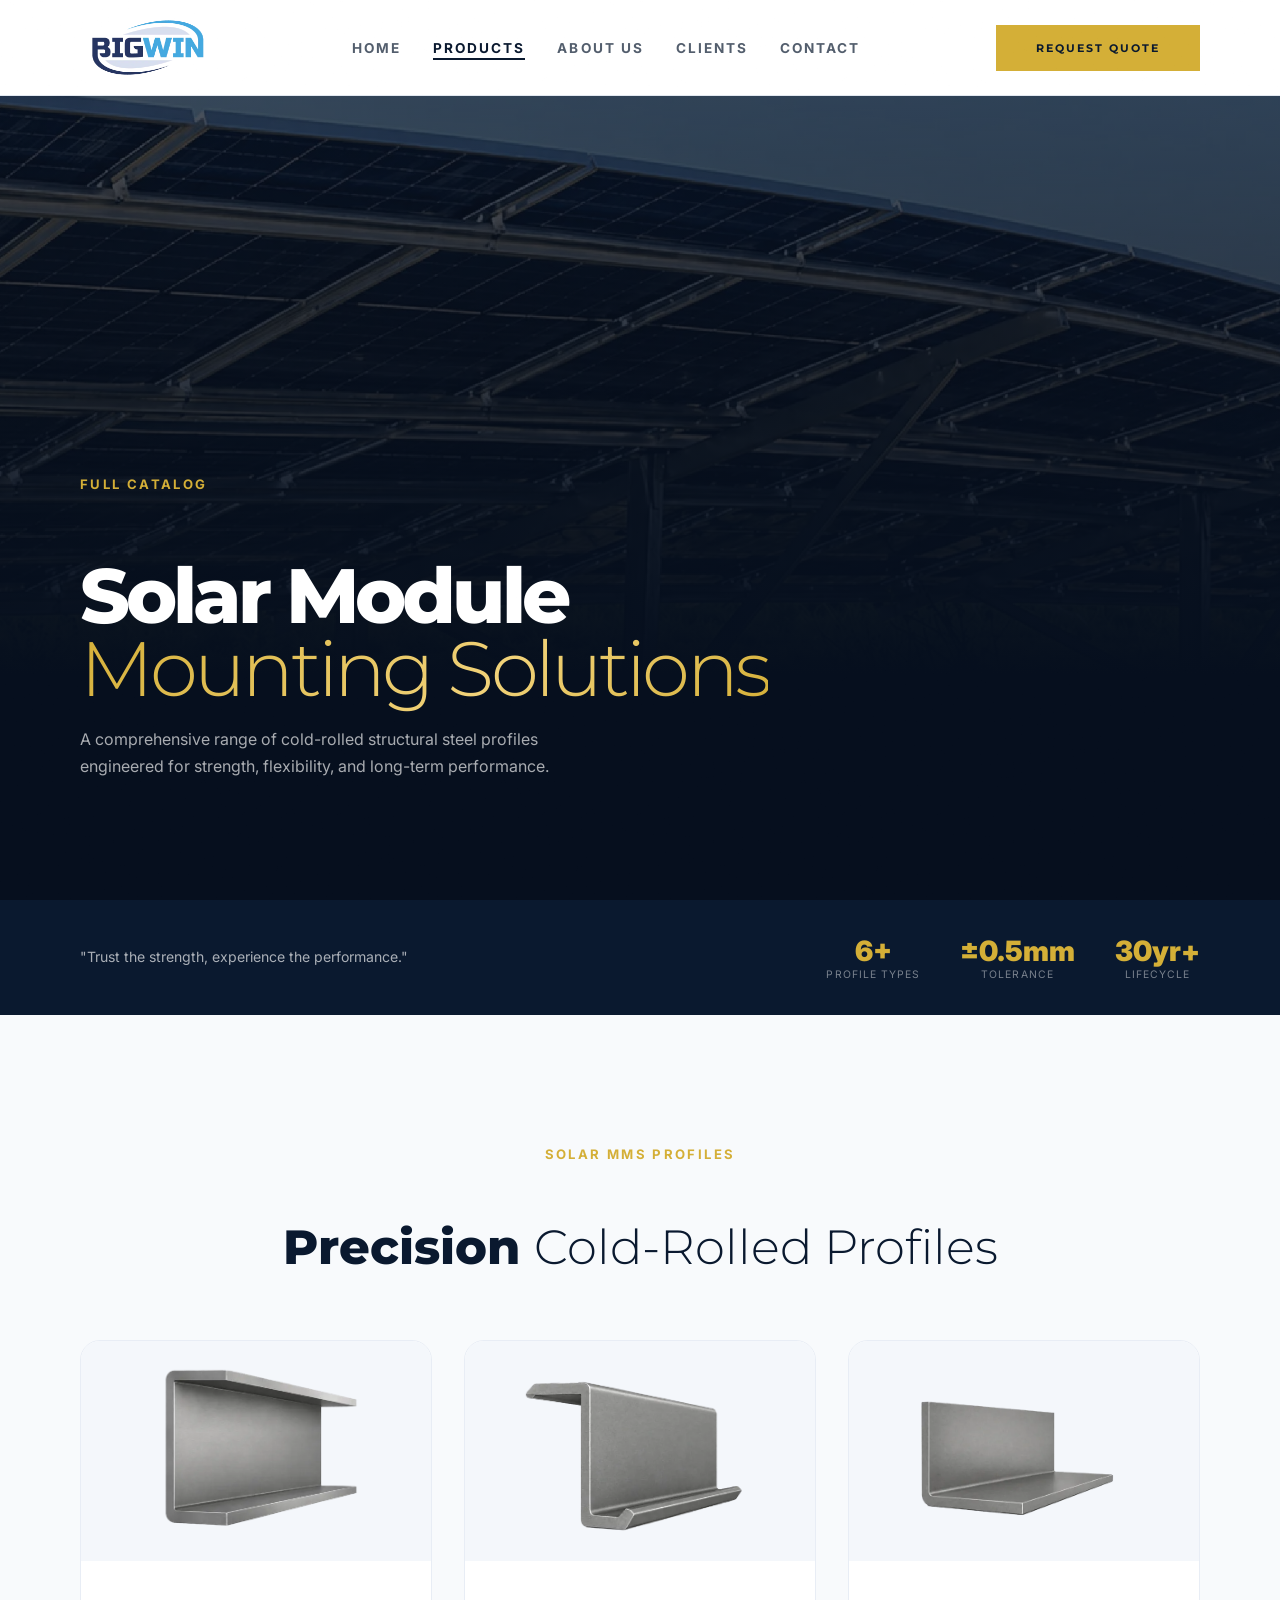
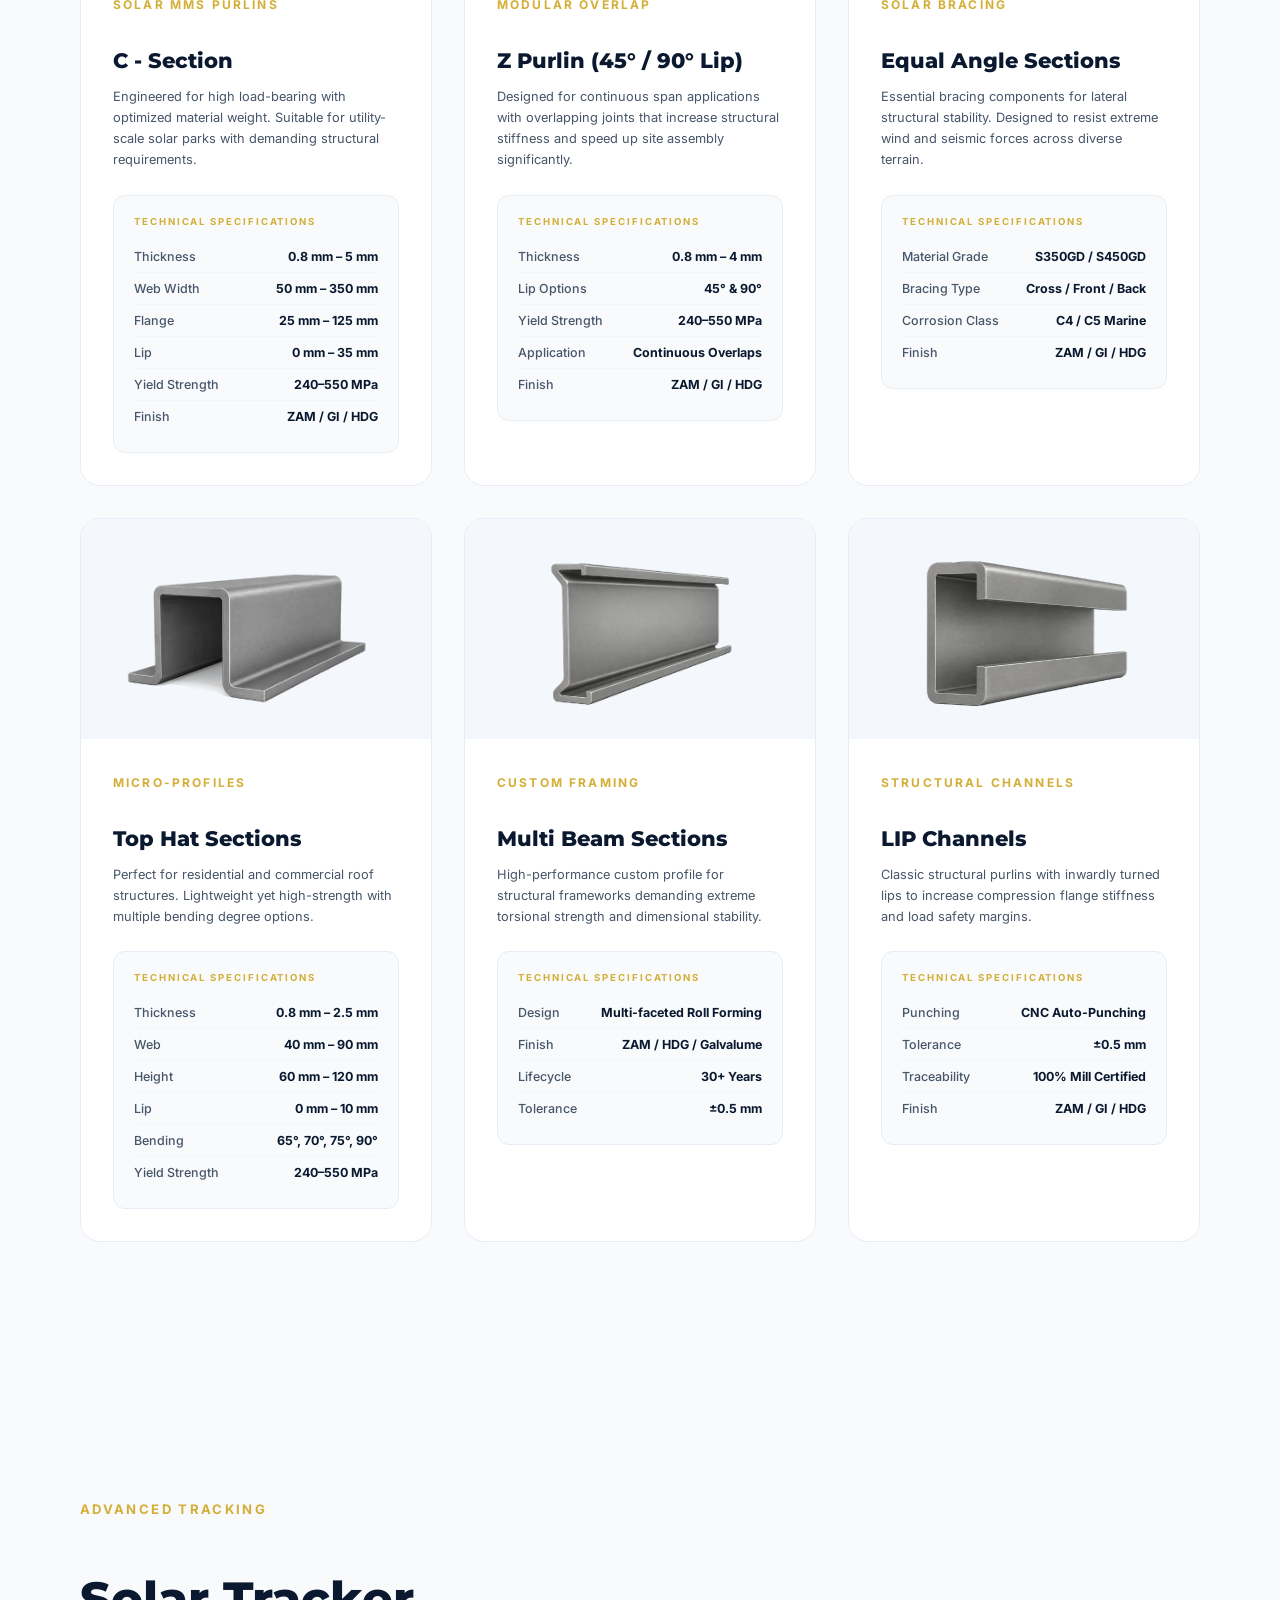
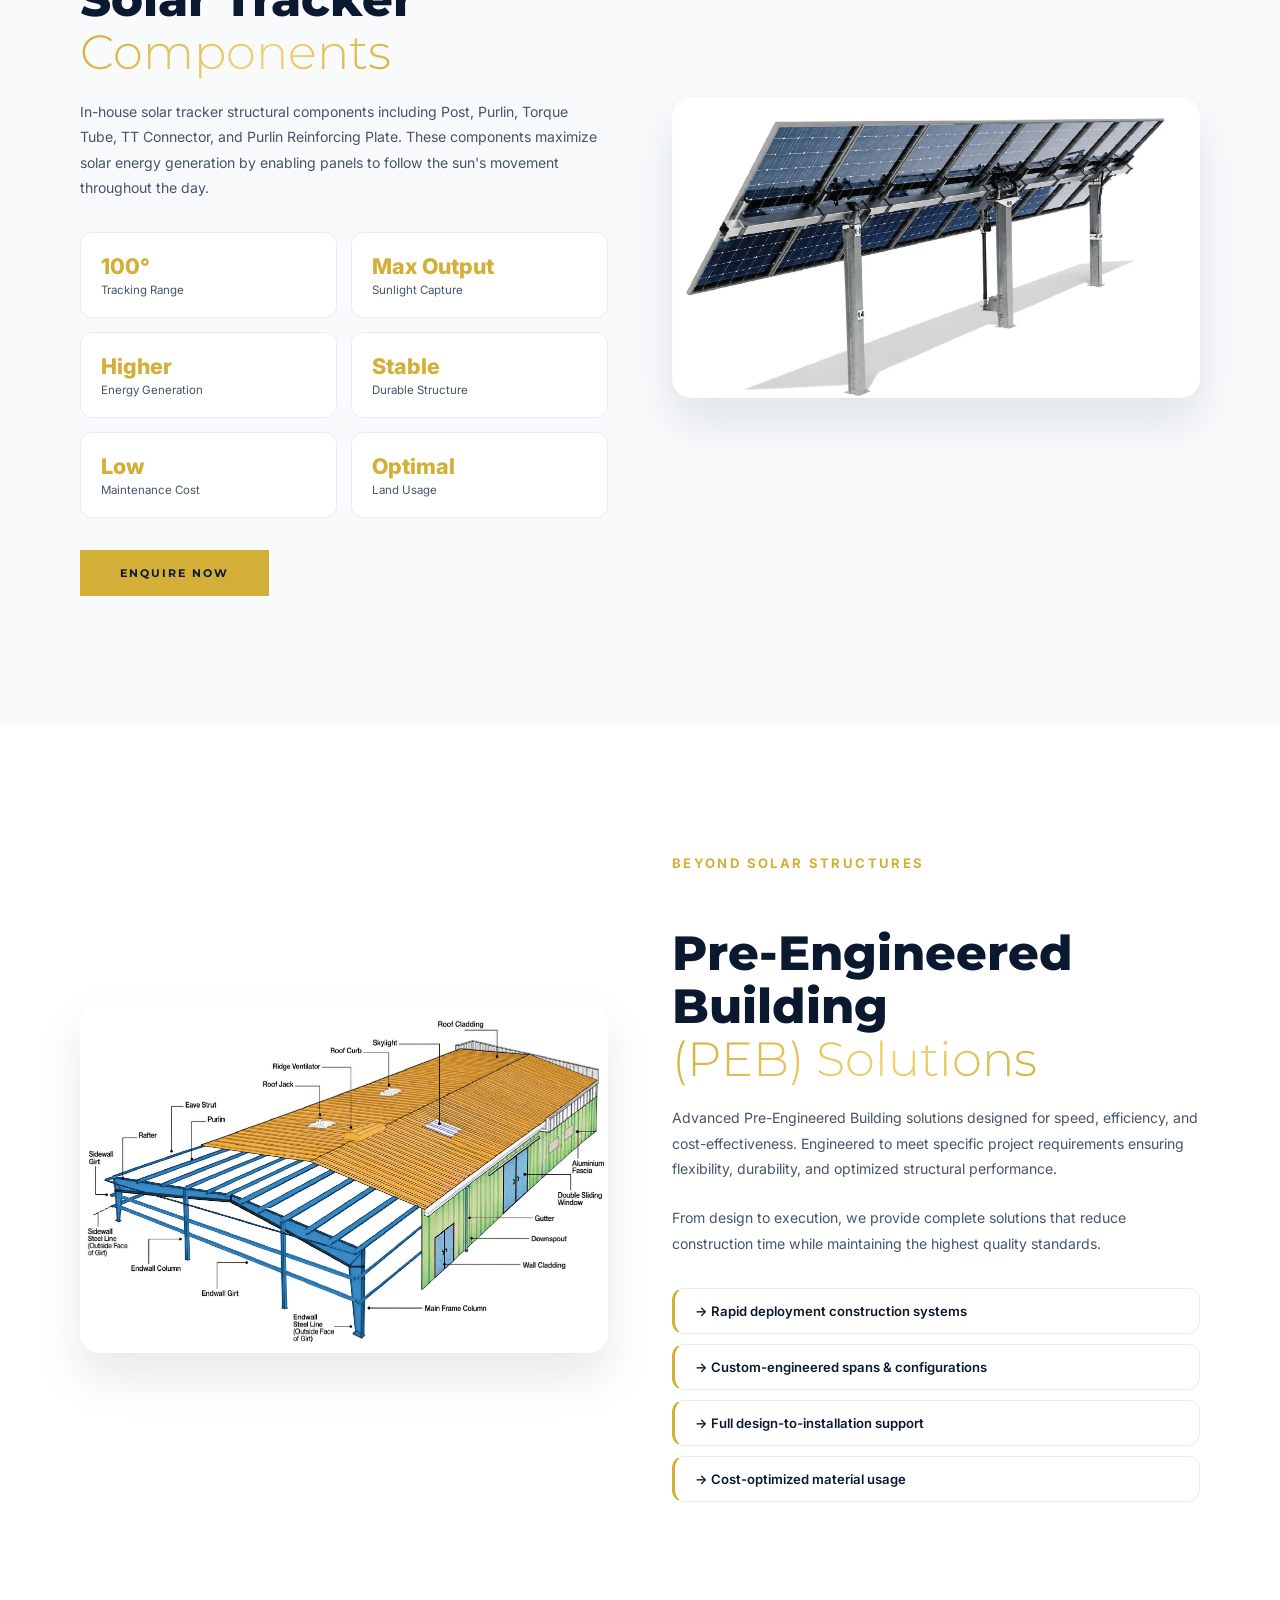
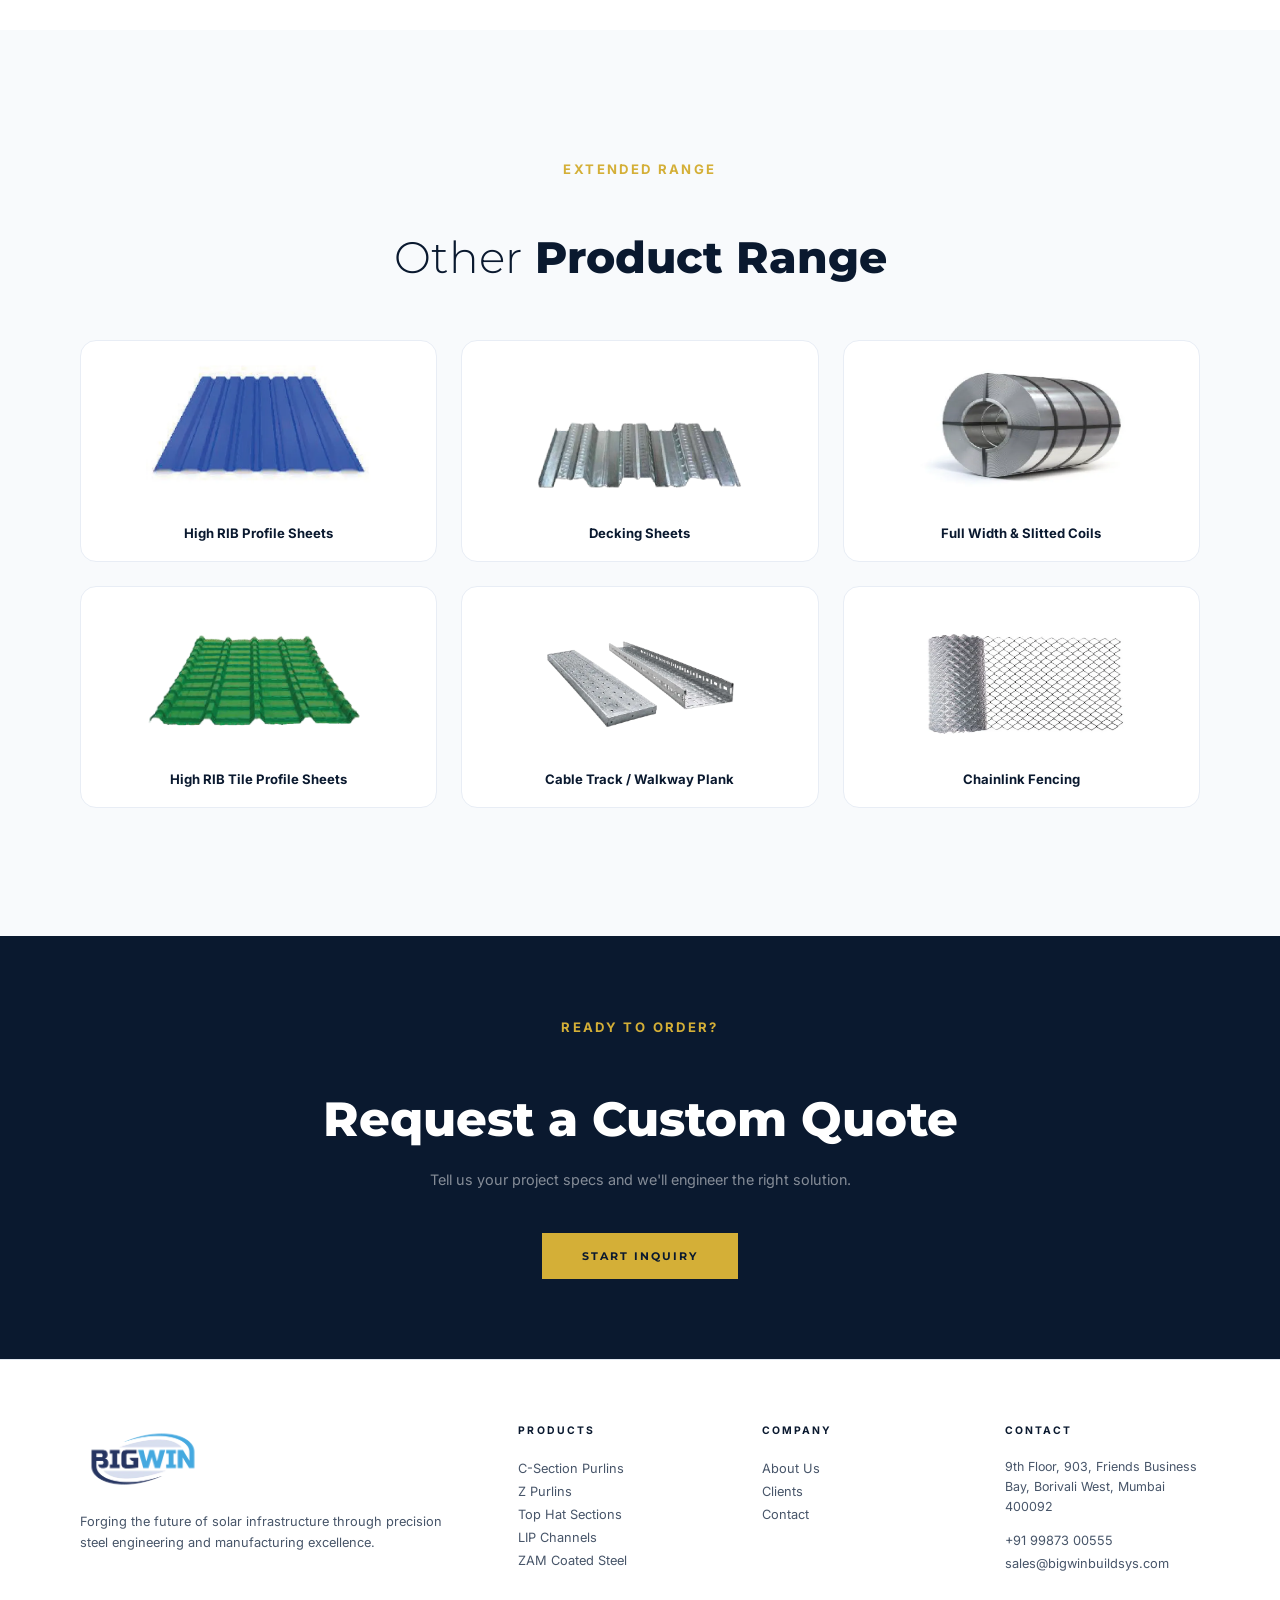
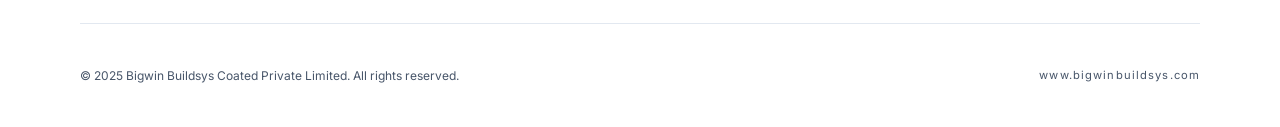
<file: products.html>
<!DOCTYPE html>
<html lang="en">

<head>
  <meta charset="UTF-8">
  <meta name="viewport" content="width=device-width, initial-scale=1.0">
  <title>Products | Bigwin Buildsys: Solar Mounting Structures</title>
  <meta name="description"
    content="Complete product range: C-Section, Z Purlin, Top Hat, LIP Channels, Equal Angle, Multi Beam, Solar Tracker components, PEB Solutions and more.">
  <link
    href="https://fonts.googleapis.com/css2?family=Montserrat:wght@300;400;500;600;700;800;900&family=Inter:wght@300;400;500;600;700&display=swap"
    rel="stylesheet">
  <link rel="stylesheet" href="assets/css/main.css">
  <link rel="stylesheet" href="assets/css/mobile.css">
  <link rel="icon" type="image/png" href="assets/images/bigwin.ico">
  <style>
    /* White Navbar Overrides */
    #main-nav.nav-glass {
      background: #ffffff !important;
      backdrop-filter: none !important;
      -webkit-backdrop-filter: none !important;
      border-bottom: 1px solid #e2e8f0 !important;
    }

    #main-nav.nav-glass.scrolled {
      background: #ffffff !important;
      box-shadow: 0 4px 20px rgba(10, 25, 47, 0.08) !important;
    }

    #main-nav .nav-link {
      color: rgba(10, 25, 47, 0.70) !important;
      font-size: 0.85rem !important;
      letter-spacing: 0.15em !important;
    }

    #main-nav .nav-link:hover,
    #main-nav .nav-link.active {
      color: var(--navy) !important;
    }

    #main-nav .nav-link::after {
      background: var(--navy) !important;
    }

    #main-nav #mobile-open svg {
      stroke: var(--navy) !important;
    }
  </style>

  <link rel="preload" as="image" href="assets/images/Untitled-1-27.webp">
</head>

<body><!-- NAV -->
  <nav id="main-nav" class="nav-glass" style="position:fixed;top:0;left:0;right:0;z-index:50;height:96px">
    <div class="container-xl" style="display:flex;align-items:center;justify-content:space-between;height:100%">
      <a href="index.html" style="display:flex;align-items:center;height:100%;text-decoration:none">
        <img src="assets/images/bigwin.webp" alt="Bigwin Buildsys" style="height:76px;width:auto;object-fit:contain">
      </a>
      <div style="display:flex;gap:2rem;align-items:center" id="nav-links">
        <a href="index.html" class="nav-link">Home</a>
        <a href="products.html" class="nav-link active">Products</a>
        <a href="about.html" class="nav-link">About Us</a>
        <a href="clients.html" class="nav-link">Clients</a>
        <a href="contact.html" class="nav-link">Contact</a>
      </div>
      <div style="display:flex;gap:1rem;align-items:center">
        <a href="contact.html" class="btn-gold"><span>Request Quote</span></a>
        <button id="mobile-open" style="background:none;border:none;cursor:pointer">
          <svg width="24" height="24" fill="none" stroke="white" stroke-width="2">
            <line x1="3" y1="6" x2="21" y2="6" />
            <line x1="3" y1="12" x2="21" y2="12" />
            <line x1="3" y1="18" x2="21" y2="18" />
          </svg>
        </button>
      </div>
    </div>
  </nav>
  <div id="mobile-overlay">
    <button id="mobile-close"
      style="position:absolute;top:1.5rem;right:1.5rem;background:none;border:none;cursor:pointer"><svg width="28"
        height="28" fill="none" stroke="white" stroke-width="2">
        <line x1="18" y1="6" x2="6" y2="18" />
        <line x1="6" y1="6" x2="18" y2="18" />
      </svg></button>
    <a href="index.html">Home</a><a href="products.html">Products</a><a href="about.html">About Us</a><a
      href="clients.html">Clients</a><a href="contact.html">Contact</a>
    <a href="contact.html" class="btn-gold" style="margin-top:1rem"><span>Request Quote</span></a>
  </div>

  <!-- HERO -->
  <header class="page-hero" style="padding-top:96px;min-height:720px">
    <div class="page-hero-bg"
      style="background-image:url('assets/images/Untitled-1-27.webp');background-position:center 40%"></div>
    <div class="page-hero-grad"></div>
    <div class="container-xl" style="position:relative;z-index:1;width:100%;padding-bottom:1rem">
      <div class="fade-up">
        <div class="section-label">Full Catalog</div>
      </div>
      <h1 class="fade-up fade-up-d1"
        style="font-size:clamp(2.5rem,6vw,5rem);font-weight:300;letter-spacing:-0.05em;color:white;line-height:0.95;margin-bottom:1.25rem">
        <span class="title-bold">Solar Module</span><br><span class="gradient-text-gold title-thin">Mounting Solutions</span>
      </h1>
      <p class="fade-up fade-up-d2" style="font-size:1rem;color:rgba(255,255,255,0.65);max-width:540px;line-height:1.7">
        A comprehensive range of cold-rolled structural steel profiles engineered for strength, flexibility, and
        long-term performance.
      </p>
    </div>
  </header>

  <!-- INTRO BANNER -->
  <section style="background:var(--navy);padding:2rem 0">
    <div class="container-xl"
      style="display:flex;align-items:center;justify-content:space-between;flex-wrap:wrap;gap:1.5rem">
      <p style="color:rgba(255,255,255,0.65);font-size:0.88rem;max-width:540px;line-height:1.6">"Trust the strength,
        experience the performance."</p>
      <div style="display:flex;gap:2.5rem">
        <div style="text-align:center">
          <div style="font-size:1.75rem;font-weight:900;color:var(--gold)">6+</div>
          <div style="font-size:0.65rem;color:rgba(255,255,255,0.45);letter-spacing:0.1em;text-transform:uppercase">
            Profile Types</div>
        </div>
        <div style="text-align:center">
          <div style="font-size:1.75rem;font-weight:900;color:var(--gold)">±0.5mm</div>
          <div style="font-size:0.65rem;color:rgba(255,255,255,0.45);letter-spacing:0.1em;text-transform:uppercase">
            Tolerance</div>
        </div>
        <div style="text-align:center">
          <div style="font-size:1.75rem;font-weight:900;color:var(--gold)">30yr+</div>
          <div style="font-size:0.65rem;color:rgba(255,255,255,0.45);letter-spacing:0.1em;text-transform:uppercase">
            Lifecycle</div>
        </div>
      </div>
    </div>
  </section>

  <!-- ═══ 6 MMS PRODUCTS ═══ -->
  <section class="section-pad" style="background:var(--off-white)" id="solar-mms">
    <div class="container-xl">
      <div style="text-align:center;margin-bottom:4rem">
        <div class="section-label reveal">Solar MMS Profiles</div>
        <h2 class="reveal reveal-d1" style="font-size:clamp(2rem,4vw,3rem);font-weight:800;color:var(--navy)"><span class="title-bold">Precision</span> <span class="title-thin">Cold-Rolled Profiles</span></h2>
      </div>
      <div style="display:grid;grid-template-columns:repeat(auto-fill,minmax(340px,1fr));gap:2rem">

        <!-- C-SECTION -->
        <div class="product-card reveal">
          <div class="img-wrap" style="aspect-ratio:auto;height:220px"><img loading="lazy" src="assets/images/Products/C - Section.webp"
              alt="C-Section"></div>
          <div style="padding:2rem">
            <div class="section-label" style="font-size:0.75rem">Solar MMS Purlins</div>
            <h3 style="font-size:1.3rem;font-weight:800;color:var(--navy);margin-bottom:0.75rem">C - Section</h3>
            <p style="font-size:0.8rem;color:var(--gray-600);line-height:1.65;margin-bottom:1.5rem">Engineered for high
              load-bearing with optimized material weight. Suitable for utility-scale solar parks with demanding
              structural requirements.</p>
            <div style="background:#f8fafc;border-radius:0.75rem;padding:1.25rem;border:1px solid #e8edf5">
              <div
                style="font-size:0.6rem;letter-spacing:0.2em;text-transform:uppercase;color:var(--gold);font-weight:700;margin-bottom:0.875rem">
                Technical Specifications</div>
              <div class="spec-row"><span class="key">Thickness</span><span class="val">0.8 mm – 5 mm</span></div>
              <div class="spec-row"><span class="key">Web Width</span><span class="val">50 mm – 350 mm</span></div>
              <div class="spec-row"><span class="key">Flange</span><span class="val">25 mm – 125 mm</span></div>
              <div class="spec-row"><span class="key">Lip</span><span class="val">0 mm – 35 mm</span></div>
              <div class="spec-row"><span class="key">Yield Strength</span><span class="val">240–550 MPa</span></div>
              <div class="spec-row"><span class="key">Finish</span><span class="val">ZAM / GI / HDG</span></div>
            </div>
          </div>
        </div>

        <!-- Z PURLIN -->
        <div class="product-card reveal reveal-d1">
          <div class="img-wrap" style="aspect-ratio:auto;height:220px"><img loading="lazy" src="assets/images/Products/Z Purlin.webp"
              alt="Z Purlin"></div>
          <div style="padding:2rem">
            <div class="section-label" style="font-size:0.75rem">Modular Overlap</div>
            <h3 style="font-size:1.3rem;font-weight:800;color:var(--navy);margin-bottom:0.75rem">Z Purlin (45° / 90°
              Lip)</h3>
            <p style="font-size:0.8rem;color:var(--gray-600);line-height:1.65;margin-bottom:1.5rem">Designed for
              continuous span applications with overlapping joints that increase structural stiffness and speed up site
              assembly significantly.</p>
            <div style="background:#f8fafc;border-radius:0.75rem;padding:1.25rem;border:1px solid #e8edf5">
              <div
                style="font-size:0.6rem;letter-spacing:0.2em;text-transform:uppercase;color:var(--gold);font-weight:700;margin-bottom:0.875rem">
                Technical Specifications</div>
              <div class="spec-row"><span class="key">Thickness</span><span class="val">0.8 mm – 4 mm</span></div>
              <div class="spec-row"><span class="key">Lip Options</span><span class="val">45° & 90°</span></div>
              <div class="spec-row"><span class="key">Yield Strength</span><span class="val">240–550 MPa</span></div>
              <div class="spec-row"><span class="key">Application</span><span class="val">Continuous Overlaps</span>
              </div>
              <div class="spec-row"><span class="key">Finish</span><span class="val">ZAM / GI / HDG</span></div>
            </div>
          </div>
        </div>

        <!-- EQUAL ANGLE -->
        <div class="product-card reveal reveal-d2">
          <div class="img-wrap" style="aspect-ratio:auto;height:220px"><img loading="lazy" src="assets/images/Products/Equal Angle Sectionstion.webp" alt="Equal Angle Section"></div>
          <div style="padding:2rem">
            <div class="section-label" style="font-size:0.75rem">Solar Bracing</div>
            <h3 style="font-size:1.3rem;font-weight:800;color:var(--navy);margin-bottom:0.75rem">Equal Angle Sections
            </h3>
            <p style="font-size:0.8rem;color:var(--gray-600);line-height:1.65;margin-bottom:1.5rem">Essential bracing
              components for lateral structural stability. Designed to resist extreme wind and seismic forces across
              diverse terrain.</p>
            <div style="background:#f8fafc;border-radius:0.75rem;padding:1.25rem;border:1px solid #e8edf5">
              <div
                style="font-size:0.6rem;letter-spacing:0.2em;text-transform:uppercase;color:var(--gold);font-weight:700;margin-bottom:0.875rem">
                Technical Specifications</div>
              <div class="spec-row"><span class="key">Material Grade</span><span class="val">S350GD / S450GD</span>
              </div>
              <div class="spec-row"><span class="key">Bracing Type</span><span class="val">Cross / Front / Back</span>
              </div>
              <div class="spec-row"><span class="key">Corrosion Class</span><span class="val">C4 / C5 Marine</span>
              </div>
              <div class="spec-row"><span class="key">Finish</span><span class="val">ZAM / GI / HDG</span></div>
            </div>
          </div>
        </div>

        <!-- TOP HAT -->
        <div class="product-card reveal">
          <div class="img-wrap" style="aspect-ratio:auto;height:220px"><img loading="lazy" src="assets/images/Products/Top Hat Section.webp" alt="Top Hat Section"></div>
          <div style="padding:2rem">
            <div class="section-label" style="font-size:0.75rem">Micro-Profiles</div>
            <h3 style="font-size:1.3rem;font-weight:800;color:var(--navy);margin-bottom:0.75rem">Top Hat Sections</h3>
            <p style="font-size:0.8rem;color:var(--gray-600);line-height:1.65;margin-bottom:1.5rem">Perfect for
              residential and commercial roof structures. Lightweight yet high-strength with multiple bending degree
              options.</p>
            <div style="background:#f8fafc;border-radius:0.75rem;padding:1.25rem;border:1px solid #e8edf5">
              <div
                style="font-size:0.6rem;letter-spacing:0.2em;text-transform:uppercase;color:var(--gold);font-weight:700;margin-bottom:0.875rem">
                Technical Specifications</div>
              <div class="spec-row"><span class="key">Thickness</span><span class="val">0.8 mm – 2.5 mm</span></div>
              <div class="spec-row"><span class="key">Web</span><span class="val">40 mm – 90 mm</span></div>
              <div class="spec-row"><span class="key">Height</span><span class="val">60 mm – 120 mm</span></div>
              <div class="spec-row"><span class="key">Lip</span><span class="val">0 mm – 10 mm</span></div>
              <div class="spec-row"><span class="key">Bending</span><span class="val">65°, 70°, 75°, 90°</span></div>
              <div class="spec-row"><span class="key">Yield Strength</span><span class="val">240–550 MPa</span></div>
            </div>
          </div>
        </div>

        <!-- MULTI BEAM -->
        <div class="product-card reveal reveal-d1">
          <div class="img-wrap" style="aspect-ratio:auto;height:220px"><img loading="lazy" src="assets/images/Products/Multi Beam Section.webp" alt="Multi Beam Section"></div>
          <div style="padding:2rem">
            <div class="section-label" style="font-size:0.75rem">Custom Framing</div>
            <h3 style="font-size:1.3rem;font-weight:800;color:var(--navy);margin-bottom:0.75rem">Multi Beam Sections
            </h3>
            <p style="font-size:0.8rem;color:var(--gray-600);line-height:1.65;margin-bottom:1.5rem">High-performance
              custom profile for structural frameworks demanding extreme torsional strength and dimensional stability.
            </p>
            <div style="background:#f8fafc;border-radius:0.75rem;padding:1.25rem;border:1px solid #e8edf5">
              <div
                style="font-size:0.6rem;letter-spacing:0.2em;text-transform:uppercase;color:var(--gold);font-weight:700;margin-bottom:0.875rem">
                Technical Specifications</div>
              <div class="spec-row"><span class="key">Design</span><span class="val">Multi-faceted Roll Forming</span>
              </div>
              <div class="spec-row"><span class="key">Finish</span><span class="val">ZAM / HDG / Galvalume</span></div>
              <div class="spec-row"><span class="key">Lifecycle</span><span class="val">30+ Years</span></div>
              <div class="spec-row"><span class="key">Tolerance</span><span class="val">±0.5 mm</span></div>
            </div>
          </div>
        </div>

        <!-- LIP CHANNELS -->
        <div class="product-card reveal reveal-d2">
          <div class="img-wrap" style="aspect-ratio:auto;height:220px"><img loading="lazy" src="assets/images/Products/LIP Channels.webp" alt="LIP Channels"></div>
          <div style="padding:2rem">
            <div class="section-label" style="font-size:0.75rem">Structural Channels</div>
            <h3 style="font-size:1.3rem;font-weight:800;color:var(--navy);margin-bottom:0.75rem">LIP Channels</h3>
            <p style="font-size:0.8rem;color:var(--gray-600);line-height:1.65;margin-bottom:1.5rem">Classic structural
              purlins with inwardly turned lips to increase compression flange stiffness and load safety margins.</p>
            <div style="background:#f8fafc;border-radius:0.75rem;padding:1.25rem;border:1px solid #e8edf5">
              <div
                style="font-size:0.6rem;letter-spacing:0.2em;text-transform:uppercase;color:var(--gold);font-weight:700;margin-bottom:0.875rem">
                Technical Specifications</div>
              <div class="spec-row"><span class="key">Punching</span><span class="val">CNC Auto-Punching</span></div>
              <div class="spec-row"><span class="key">Tolerance</span><span class="val">±0.5 mm</span></div>
              <div class="spec-row"><span class="key">Traceability</span><span class="val">100% Mill Certified</span>
              </div>
              <div class="spec-row"><span class="key">Finish</span><span class="val">ZAM / GI / HDG</span></div>
            </div>
          </div>
        </div>

      </div>
    </div>
  </section>

  <!-- ═══ SOLAR TRACKER ═══ -->
  <section class="section-pad" style="background:var(--off-white)" id="solar-trackers">
    <div class="container-xl">
      <div style="display:grid;grid-template-columns:1fr;gap:4rem;align-items:center" class="lg-grid-2">
        <div class="reveal">
          <div class="section-label">Advanced Tracking</div>
          <h2
            style="font-size:clamp(2rem,4vw,3rem);font-weight:800;color:var(--navy);line-height:1.1;margin-bottom:1.25rem">
            <span class="title-bold">Solar Tracker</span><br><span class="gradient-text-gold title-thin">Components</span>
          </h2>
          <p style="font-size:0.88rem;color:var(--gray-600);line-height:1.8;margin-bottom:2rem">
            In-house solar tracker structural components including Post, Purlin, Torque Tube, TT Connector, and Purlin
            Reinforcing Plate. These components maximize solar energy generation by enabling panels to follow the sun's
            movement throughout the day.
          </p>
          <div style="display:grid;grid-template-columns:1fr 1fr;gap:0.875rem;margin-bottom:2rem">
            <div style="background:white;border:1px solid #e8edf5;border-radius:0.75rem;padding:1.25rem">
              <div style="color:var(--gold);font-size:1.35rem;font-weight:800">100°</div>
              <div style="font-size:0.72rem;color:var(--gray-600);margin-top:0.25rem">Tracking Range</div>
            </div>
            <div style="background:white;border:1px solid #e8edf5;border-radius:0.75rem;padding:1.25rem">
              <div style="color:var(--gold);font-size:1.35rem;font-weight:800;white-space:nowrap">Max Output</div>
              <div style="font-size:0.72rem;color:var(--gray-600);margin-top:0.25rem">Sunlight Capture</div>
            </div>
            <div style="background:white;border:1px solid #e8edf5;border-radius:0.75rem;padding:1.25rem">
              <div style="color:var(--gold);font-size:1.35rem;font-weight:800">Higher</div>
              <div style="font-size:0.72rem;color:var(--gray-600);margin-top:0.25rem">Energy Generation</div>
            </div>
            <div style="background:white;border:1px solid #e8edf5;border-radius:0.75rem;padding:1.25rem">
              <div style="color:var(--gold);font-size:1.35rem;font-weight:800">Stable</div>
              <div style="font-size:0.72rem;color:var(--gray-600);margin-top:0.25rem">Durable Structure</div>
            </div>
            <div style="background:white;border:1px solid #e8edf5;border-radius:0.75rem;padding:1.25rem">
              <div style="color:var(--gold);font-size:1.35rem;font-weight:800">Low</div>
              <div style="font-size:0.72rem;color:var(--gray-600);margin-top:0.25rem">Maintenance Cost</div>
            </div>
            <div style="background:white;border:1px solid #e8edf5;border-radius:0.75rem;padding:1.25rem">
              <div style="color:var(--gold);font-size:1.35rem;font-weight:800">Optimal</div>
              <div style="font-size:0.72rem;color:var(--gray-600);margin-top:0.25rem">Land Usage</div>
            </div>
          </div>
          <a href="contact.html" class="btn-gold"><span>Enquire Now</span></a>
        </div>
        <div class="reveal reveal-d1"
          style="border-radius:1.25rem;overflow:hidden;box-shadow:0 24px 48px rgba(10,25,47,0.1)">
          <img loading="lazy" src="assets/images/Solar Tracker Components.webp" alt="Solar Tracker Components"
            style="width:100%;display:block">
        </div>
      </div>
    </div>
  </section>

  <!-- ═══ PEB SOLUTION ═══ -->
  <section class="section-pad" style="background:white" id="peb-solutions">
    <div class="container-xl">
      <div style="display:grid;grid-template-columns:1fr;gap:4rem;align-items:center" class="lg-grid-2">
        <div class="reveal reveal-d1"
          style="border-radius:1.25rem;overflow:hidden;box-shadow:0 24px 48px rgba(10,25,47,0.1)">
          <img loading="lazy" src="assets/images/PEB Solution.webp" alt="PEB Solutions" style="width:100%;display:block">
        </div>
        <div class="reveal">
          <div class="section-label">Beyond Solar Structures</div>
          <h2
            style="font-size:clamp(2rem,4vw,3rem);font-weight:800;color:var(--navy);line-height:1.1;margin-bottom:1.25rem">
            <span class="title-bold">Pre-Engineered Building</span><br><span class="gradient-text-gold title-thin" style="font-size:inherit">(PEB) Solutions</span>
          </h2>
          <p style="font-size:0.88rem;color:var(--gray-600);line-height:1.8;margin-bottom:1.5rem">
            Advanced Pre-Engineered Building solutions designed for speed, efficiency, and cost-effectiveness.
            Engineered to meet specific project requirements ensuring flexibility, durability, and optimized structural
            performance.
          </p>
          <p style="font-size:0.88rem;color:var(--gray-600);line-height:1.8;margin-bottom:2rem">
            From design to execution, we provide complete solutions that reduce construction time while maintaining the
            highest quality standards.
          </p>
          <div style="display:flex;flex-direction:column;gap:0.625rem">
            <div class="value-badge">→ Rapid deployment construction systems</div>
            <div class="value-badge">→ Custom-engineered spans & configurations</div>
            <div class="value-badge">→ Full design-to-installation support</div>
            <div class="value-badge">→ Cost-optimized material usage</div>
          </div>
        </div>
      </div>
    </div>
  </section>

  <!-- ═══ OTHER PRODUCTS ═══ -->
  <section class="section-pad" style="background:var(--off-white)">
    <div class="container-xl">
      <div style="text-align:center;margin-bottom:3.5rem">
        <div class="section-label reveal">Extended Range</div>
        <h2 class="reveal reveal-d1" style="font-size:clamp(1.75rem,3.5vw,2.75rem);font-weight:800;color:var(--navy)">
          <span class="title-thin">Other</span> <span class="title-bold">Product Range</span></h2>
      </div>
      <div class="other-products-grid" style="display:grid;gap:1.5rem">
        <div class="other-card reveal">
          <img loading="lazy" src="assets/images/Other Products/High RIB Profile Sheets.webp" alt="High RIB Profile Sheets">
          <div style="font-weight:700;font-size:0.82rem;color:var(--navy)">High RIB Profile Sheets</div>
        </div>
        <div class="other-card reveal reveal-d1">
          <img loading="lazy" src="assets/images/Other Products/Decking Sheets.webp" alt="Decking Sheets">
          <div style="font-weight:700;font-size:0.82rem;color:var(--navy)">Decking Sheets</div>
        </div>
        <div class="other-card reveal reveal-d2">
          <img loading="lazy" src="assets/images/Other Products/Full Width & Slitted Coils.webp" alt="Full Width Slitted Coils">
          <div style="font-weight:700;font-size:0.82rem;color:var(--navy)">Full Width &amp; Slitted Coils</div>
        </div>
        <div class="other-card reveal">
          <img loading="lazy" src="assets/images/Other Products/High RIB Tile Profile Sheets.webp" alt="High RIB Tile Profile">
          <div style="font-weight:700;font-size:0.82rem;color:var(--navy)">High RIB Tile Profile Sheets</div>
        </div>
        <div class="other-card reveal reveal-d1">
          <img loading="lazy" src="assets/images/Other Products/Cable Track.webp" alt="Cable Track Walkway">
          <div style="font-weight:700;font-size:0.82rem;color:var(--navy)">Cable Track / Walkway Plank</div>
        </div>
        <div class="other-card reveal reveal-d2">
          <img loading="lazy" src="assets/images/Other Products/Chainlink Fancing.webp" alt="Chainlink Fencing">
          <div style="font-weight:700;font-size:0.82rem;color:var(--navy)">Chainlink Fencing</div>
        </div>
      </div>
    </div>
  </section>

  <!-- CTA -->
  <section style="background:var(--navy);padding:5rem 0">
    <div class="container-xl" style="text-align:center">
      <div class="section-label reveal">Ready to Order?</div>
      <h2 class="reveal reveal-d1"
        style="font-size:clamp(2rem,4vw,3rem);font-weight:800;color:white;margin-bottom:1.25rem">Request a Custom Quote
      </h2>
      <p class="reveal reveal-d2"
        style="font-size:0.9rem;color:rgba(255,255,255,0.5);max-width:480px;margin:0 auto 2.5rem;line-height:1.7">Tell
        us your project specs and we'll engineer the right solution.</p>
      <a href="contact.html" class="btn-gold reveal reveal-d3"><span>Start Inquiry</span></a>
    </div>
  </section>

  <!-- FOOTER -->
  <footer style="padding:4rem 0 2rem">
    <div class="container-xl">
      <div
        style="display:grid;grid-template-columns:2fr 1fr 1fr 1fr;gap:3rem;padding-bottom:3rem;border-bottom:1px solid rgba(255,255,255,0.08)"
        class="reveal">
        <div>
          <a href="index.html" style="display:inline-block"><img src="assets/images/bigwin.webp" alt="Bigwin Buildsys"
              style="height:70px;width:auto;object-fit:contain;"></a>
          <p style="font-size:0.8rem;color:rgba(255,255,255,0.4);line-height:1.7;margin-bottom:1.25rem">Forging the
            future of solar infrastructure through precision steel engineering and manufacturing excellence.</p>
        </div>
        <div>
          <div
            style="font-size:0.65rem;letter-spacing:0.2em;text-transform:uppercase;color:var(--gold);font-weight:700;margin-bottom:1.25rem">
            Products</div>
          <a href="products.html" class="footer-link">C-Section Purlins</a>
          <a href="products.html" class="footer-link">Z Purlins</a>
          <a href="products.html" class="footer-link">Top Hat Sections</a>
          <a href="products.html" class="footer-link">LIP Channels</a>
          <a href="products.html" class="footer-link">ZAM Coated Steel</a>
        </div>
        <div>
          <div
            style="font-size:0.65rem;letter-spacing:0.2em;text-transform:uppercase;color:var(--gold);font-weight:700;margin-bottom:1.25rem">
            Company</div>
          <a href="about.html" class="footer-link">About Us</a>
          <a href="clients.html" class="footer-link">Clients</a>
          <a href="contact.html" class="footer-link">Contact</a>
        </div>
        <div>
          <div
            style="font-size:0.65rem;letter-spacing:0.2em;text-transform:uppercase;color:var(--gold);font-weight:700;margin-bottom:1.25rem">
            Contact</div>
          <p style="font-size:0.78rem;color:rgba(255,255,255,0.4);line-height:1.6;margin-bottom:0.75rem">9th Floor, 903,
            Friends Business Bay, Borivali West, Mumbai 400092</p>
          <a href="tel:+919987300555" class="footer-link">+91 99873 00555</a>
          <a href="mailto:sales@bigwinbuildsys.com" class="footer-link">sales@bigwinbuildsys.com</a>
        </div>
      </div>
      <div
        style="display:flex;justify-content:space-between;align-items:center;padding-top:2rem;flex-wrap:wrap;gap:1rem">
        <p style="font-size:0.75rem;color:rgba(255,255,255,0.3)">&copy; 2025 Bigwin Buildsys Coated Private Limited. All
          rights reserved.</p>
        <a href="index.html"
          style="font-size:0.7rem;color:rgba(255,255,255,0.3);text-decoration:none;letter-spacing:0.1em">www.bigwinbuildsys.com</a>
      </div>
    </div>
  </footer>

  <script src="assets/js/app.js"></script>
  <style>
    .other-products-grid {
      grid-template-columns: 1fr;
    }

    @media (min-width: 576px) {
      .other-products-grid {
        grid-template-columns: repeat(2, 1fr);
      }
    }

    @media (min-width: 992px) {
      .other-products-grid {
        grid-template-columns: repeat(3, 1fr) !important;
      }
    }

    @media (min-width:1024px) {
      .lg-grid-2 {
        grid-template-columns: 1fr 1fr !important;
      }
    }

    @media (max-width:767px) {
      footer .container-xl>div:first-child {
        grid-template-columns: 1fr !important;
      }
    }

    @media (min-width:768px) and (max-width:1023px) {
      footer .container-xl>div:first-child {
        grid-template-columns: 1fr 1fr !important;
      }
    }
  </style>
</body>

</html>
</file>
<file: assets/css/main.css>
/* ═══════════════════════════════════════
   BIGWIN BUILDSYS — DESIGN SYSTEM
   Midnight Luxe | Navy + Gold
═══════════════════════════════════════ */

:root {
  --navy:       #0a192f;
  --navy-deep:  #060f1e;
  --navy-mid:   #0d2240;
  --gold:       #D4AF37;
  --gold-light: #F1D279;
  --gold-dim:   #a8872a;
  --white:      #ffffff;
  --off-white:  #F8FAFC;
  --gray-100:   #f1f5f9;
  --gray-200:   #e2e8f0;
  --gray-400:   #94a3b8;
  --gray-600:   #475569;
  --gray-800:   #1e293b;
  --font-head:  'Montserrat', sans-serif;
  --font-body:  'Inter', sans-serif;
  --ease-spring: cubic-bezier(0.34, 1.56, 0.64, 1);
  --ease-smooth: cubic-bezier(0.25, 0.46, 0.45, 0.94);
}

html { overflow-y: scroll; scroll-behavior: smooth; }

*, *::before, *::after { box-sizing: border-box; }

body {
  font-family: var(--font-body);
  background: var(--off-white);
  color: var(--gray-800);
  -webkit-font-smoothing: antialiased;
  margin: 0;
}

/* ── Noise Overlay ── */
body::before {
  content: '';
  position: fixed;
  inset: 0;
  background-image: url("data:image/svg+xml,%3Csvg xmlns='http://www.w3.org/2000/svg' width='300' height='300'%3E%3Cfilter id='n'%3E%3CfeTurbulence type='fractalNoise' baseFrequency='0.75' numOctaves='4' stitchTiles='stitch'/%3E%3C/filter%3E%3Crect width='300' height='300' filter='url(%23n)' opacity='0.04'/%3E%3C/svg%3E");
  pointer-events: none;
  z-index: 9999;
  opacity: 0.06;
}

/* ── Typography ── */
h1,h2,h3,h4,h5,h6 { font-family: var(--font-head); }

.text-gold { color: var(--gold); }
.text-navy { color: var(--navy); }
.bg-navy   { background-color: var(--navy); }
.bg-gold   { background-color: var(--gold); }

.gradient-text-gold {
  background: linear-gradient(135deg, var(--gold) 0%, var(--gold-light) 60%, var(--gold) 100%);
  -webkit-background-clip: text;
  -webkit-text-fill-color: transparent;
  background-clip: text;
}

/* ── Navbar ── */
.nav-glass {
  background: rgba(10, 25, 47, 0.85);
  backdrop-filter: blur(20px);
  -webkit-backdrop-filter: blur(20px);
  border-bottom: 1px solid rgba(212, 175, 55, 0.15);
}
.nav-glass.scrolled {
  background: rgba(10, 25, 47, 0.97);
  box-shadow: 0 4px 32px rgba(0,0,0,0.3);
}
.nav-link {
  color: rgba(255,255,255,0.7);
  font-size: 0.7rem;
  font-weight: 700;
  letter-spacing: 0.2em;
  text-transform: uppercase;
  text-decoration: none;
  padding: 0.25rem 0;
  position: relative;
  transition: color 0.3s var(--ease-smooth);
}
.nav-link::after {
  content: '';
  position: absolute;
  bottom: 0; left: 0;
  width: 0; height: 1.5px;
  background: var(--gold);
  transition: width 0.3s var(--ease-smooth);
}
.nav-link:hover, .nav-link.active { color: var(--gold); }
.nav-link:hover::after, .nav-link.active::after { width: 100%; }

/* ── Buttons ── */
.btn-gold {
  display: inline-flex;
  align-items: center;
  gap: 0.5rem;
  background: var(--gold);
  color: var(--navy);
  font-family: var(--font-head);
  font-weight: 700;
  font-size: 0.7rem;
  letter-spacing: 0.18em;
  text-transform: uppercase;
  padding: 1rem 2.5rem;
  text-decoration: none;
  position: relative;
  overflow: hidden;
  transition: transform 0.3s var(--ease-spring), box-shadow 0.3s ease;
}
.btn-gold::before {
  content: '';
  position: absolute;
  inset: 0;
  background: var(--gold-light);
  transform: translateX(-101%);
  transition: transform 0.4s var(--ease-smooth);
}
.btn-gold:hover { transform: scale(1.03); box-shadow: 0 0 40px rgba(212,175,55,0.35); }
.btn-gold:hover::before { transform: translateX(0); }
.btn-gold span { position: relative; z-index: 1; }

.btn-outline {
  display: inline-flex;
  align-items: center;
  gap: 0.5rem;
  border: 1.5px solid rgba(255,255,255,0.35);
  color: white;
  font-family: var(--font-head);
  font-weight: 700;
  font-size: 0.7rem;
  letter-spacing: 0.18em;
  text-transform: uppercase;
  padding: 1rem 2.5rem;
  text-decoration: none;
  transition: all 0.3s var(--ease-smooth);
}
.btn-outline:hover {
  background: rgba(255,255,255,0.08);
  border-color: var(--gold);
  color: var(--gold);
  transform: translateY(-2px);
}

/* ── Cards ── */
.card {
  background: white;
  border: 1px solid rgba(0,0,0,0.07);
  border-radius: 1rem;
  overflow: hidden;
  transition: transform 0.5s var(--ease-spring), box-shadow 0.5s ease;
}
.card:hover {
  transform: translateY(-10px);
  box-shadow: 0 30px 60px rgba(10,25,47,0.12);
}

.card-dark {
  background: rgba(255,255,255,0.04);
  border: 1px solid rgba(255,255,255,0.08);
  border-radius: 1rem;
  transition: all 0.4s ease;
}
.card-dark:hover {
  background: rgba(255,255,255,0.08);
  border-color: rgba(212,175,55,0.3);
  transform: translateY(-6px);
}

/* ── Section Labels ── */
.section-label {
  display: inline-block;
  font-family: var(--font-body);
  font-size: 0.82rem;
  font-weight: 700;
  letter-spacing: 0.18em;
  text-transform: uppercase;
  color: var(--gold);
  margin-bottom: 1rem;
}

/* ── Divider Line ── */
.gold-line {
  width: 48px;
  height: 2px;
  background: linear-gradient(90deg, var(--gold), transparent);
  margin: 1.25rem 0;
}

/* ── Stats ── */
.stat-num {
  font-family: var(--font-head);
  font-size: clamp(3rem, 7vw, 6rem);
  font-weight: 800;
  line-height: 1;
  color: var(--navy);
}

/* ── Product Card ── */
.product-card {
  background: white;
  border: 1px solid #e8edf5;
  border-radius: 1.25rem;
  overflow: hidden;
  display: flex;
  flex-direction: column;
  transition: all 0.5s var(--ease-spring);
}
.product-card:hover {
  transform: translateY(-12px);
  box-shadow: 0 32px 64px rgba(10,25,47,0.13);
  border-color: rgba(212,175,55,0.4);
}
.product-card .img-wrap {
  background: #f4f7fb;
  padding: 2rem;
  aspect-ratio: 4/3;
  display: flex;
  align-items: center;
  justify-content: center;
  overflow: hidden;
}
.product-card .img-wrap img {
  width: 100%;
  height: 145%;
  object-fit: contain;
  transition: transform 0.7s var(--ease-spring);
}
.product-card:hover .img-wrap img { transform: scale(1.08); }

/* ── Spec Row ── */
.spec-row {
  display: flex;
  justify-content: space-between;
  align-items: center;
  padding: 0.5rem 0;
  border-bottom: 1px solid #f1f5f9;
  font-size: 0.78rem;
}
.spec-row:last-child { border-bottom: none; }
.spec-row .key { color: var(--gray-600); font-weight: 500; }
.spec-row .val { color: var(--navy); font-weight: 700; }

/* ── Timeline ── */
.timeline-line {
  position: absolute;
  left: 50%;
  top: 0; bottom: 0;
  width: 1px;
  background: linear-gradient(to bottom, transparent, rgba(212,175,55,0.4), transparent);
  transform: translateX(-50%);
}
.timeline-dot {
  width: 14px; height: 14px;
  background: var(--gold);
  border-radius: 50%;
  border: 3px solid var(--navy-deep);
  position: absolute;
  left: 50%;
  transform: translateX(-50%);
  transition: transform 0.3s var(--ease-spring), box-shadow 0.3s ease;
  z-index: 10;
}
.timeline-item:hover .timeline-dot {
  transform: translateX(-50%) scale(1.5);
  box-shadow: 0 0 16px rgba(212,175,55,0.5);
}

/* ── Logo Cloud ── */
.client-tile {
  border: 1px solid #e2e8f0;
  border-radius: 0.875rem;
  padding: 1.5rem 1.25rem;
  display: flex;
  align-items: center;
  justify-content: center;
  background: white;
  transition: all 0.4s var(--ease-smooth);
  min-height: 80px;
}
.client-tile:hover {
  border-color: var(--gold);
  box-shadow: 0 8px 24px rgba(212,175,55,0.12);
  transform: translateY(-4px);
}
.client-tile span {
  font-family: var(--font-head);
  font-weight: 700;
  font-size: 0.68rem;
  letter-spacing: 0.12em;
  text-transform: uppercase;
  color: var(--navy);
  text-align: center;
  line-height: 1.4;
}

/* ── Testimonials ── */
.quote-card {
  background: white;
  border: 1px solid #e8edf5;
  border-radius: 1.25rem;
  padding: 2.5rem;
  position: relative;
  transition: all 0.4s ease;
}
.quote-card::before {
  content: '"';
  position: absolute;
  top: 1rem; right: 1.5rem;
  font-size: 5rem;
  font-family: Georgia, serif;
  color: var(--gold);
  opacity: 0.15;
  line-height: 1;
}
.quote-card:hover {
  border-color: rgba(212,175,55,0.35);
  box-shadow: 0 16px 48px rgba(10,25,47,0.08);
  transform: translateY(-4px);
}

/* ── ZAM Comparison Table ── */
.zam-table th {
  background: var(--navy);
  color: white;
  padding: 1rem 1.25rem;
  font-size: 0.7rem;
  letter-spacing: 0.15em;
  text-transform: uppercase;
  font-weight: 700;
}
.zam-table td {
  padding: 0.875rem 1.25rem;
  font-size: 0.82rem;
  border-bottom: 1px solid #f1f5f9;
  vertical-align: top;
}
.zam-table tr:last-child td { border-bottom: none; }
.zam-table .good { color: #16a34a; font-weight: 600; }
.zam-table .neutral { color: var(--gray-600); }
.zam-table tr:nth-child(even) td { background: #f8fafc; }

/* ── Ping Animation ── */
@keyframes ping {
  0% { transform: scale(1); opacity: 0.8; }
  80%, 100% { transform: scale(2.2); opacity: 0; }
}
.ping { animation: ping 2s cubic-bezier(0, 0, 0.2, 1) infinite; }

/* ── Float ── */
@keyframes float {
  0%, 100% { transform: translateY(0); }
  50% { transform: translateY(-10px); }
}
.animate-float { animation: float 4s ease-in-out infinite; }

/* ── Fade up ── */
@keyframes fadeUp {
  from { opacity: 0; transform: translateY(32px); }
  to   { opacity: 1; transform: translateY(0); }
}
.fade-up { animation: fadeUp 0.7s var(--ease-smooth) both; }
.fade-up-d1 { animation-delay: 0.1s; }
.fade-up-d2 { animation-delay: 0.22s; }
.fade-up-d3 { animation-delay: 0.34s; }
.fade-up-d4 { animation-delay: 0.46s; }

/* ── Scroll reveal ── */
.reveal {
  opacity: 0;
  transform: translateY(36px);
  transition: opacity 0.75s var(--ease-smooth), transform 0.75s var(--ease-smooth);
}
.reveal.visible { opacity: 1; transform: translateY(0); }
.reveal-d1 { transition-delay: 0.1s; }
.reveal-d2 { transition-delay: 0.2s; }
.reveal-d3 { transition-delay: 0.3s; }
.reveal-d4 { transition-delay: 0.4s; }

/* ── Cert Card ── */
.cert-card {
  background: white;
  border: 1px solid #e8edf5;
  border-radius: 1.25rem;
  overflow: hidden;
  transition: all 0.4s var(--ease-spring);
}
.cert-card:hover {
  transform: translateY(-8px);
  box-shadow: 0 24px 48px rgba(10,25,47,0.1);
}
.cert-card img {
  width: 100%;
  height: auto !important;
  display: block;
  object-fit: contain !important;
}

/* ── Footer ── */
footer { background: var(--navy-deep); }
.footer-link {
  color: rgba(255,255,255,0.5);
  text-decoration: none;
  font-size: 0.8rem;
  transition: color 0.3s ease;
  display: block;
  padding: 0.25rem 0;
}
.footer-link:hover { color: var(--gold); }

/* ── Mobile Nav ── */
#mobile-overlay {
  position: fixed;
  inset: 0;
  background: var(--navy-deep);
  z-index: 200;
  display: flex;
  flex-direction: column;
  align-items: center;
  justify-content: center;
  gap: 2rem;
  transform: translateY(-100%);
  transition: transform 0.4s var(--ease-smooth);
}
#mobile-overlay.open { transform: translateY(0); }
#mobile-overlay a {
  color: white;
  font-family: var(--font-head);
  font-size: 1.5rem;
  font-weight: 700;
  letter-spacing: 0.12em;
  text-transform: uppercase;
  text-decoration: none;
  transition: color 0.3s ease;
}
#mobile-overlay a:hover { color: var(--gold); }

/* ── Scrollbar ── */
::-webkit-scrollbar { width: 4px; }
::-webkit-scrollbar-track { background: var(--navy-deep); }
::-webkit-scrollbar-thumb { background: var(--gold-dim); border-radius: 2px; }

/* ── Hero BG ── */
.hero-bg {
  position: absolute;
  inset: 0;
  background-size: cover;
  background-position: center;
  background-attachment: fixed;
}

/* ── Section padding ── */
.section-pad { padding: 6rem 0; }
@media (min-width: 1024px) { .section-pad { padding: 8rem 0; } }

.container-xl {
  max-width: 1400px;
  margin: 0 auto;
  padding: 0 2rem;
}
@media (min-width: 1024px) { .container-xl { padding: 0 5rem; } }

/* ── Grid utilities ── */
.grid-2 { display: grid; grid-template-columns: 1fr; gap: 2rem; }
.grid-3 { display: grid; grid-template-columns: 1fr; gap: 2rem; }
.grid-4 { display: grid; grid-template-columns: 1fr 1fr; gap: 1.5rem; }
@media (min-width: 768px) {
  .grid-2 { grid-template-columns: 1fr 1fr; }
  .grid-3 { grid-template-columns: repeat(3, 1fr); }
  .grid-4 { grid-template-columns: repeat(4, 1fr); }
}
@media (min-width: 1024px) { .grid-3 { grid-template-columns: repeat(3, 1fr); } }

/* ── Page hero inner ── */
.page-hero {
  min-height: 640px;
  display: flex;
  align-items: flex-end;
  padding-bottom: 5.5rem;
  position: relative;
  overflow: hidden;
  background: var(--navy-deep);
  height: 100vh;
}
.page-hero-bg {
  position: absolute;
  inset: 0;
  background-size: cover;
  background-position: center center;
  opacity: 0.45;
}
.page-hero-grad {
  position: absolute;
  inset: 0;
  background: linear-gradient(to top, var(--navy-deep) 25%, rgba(6,15,30,0.6) 60%, rgba(6,15,30,0.3) 100%);
}

/* ── Responsive nav utility ── */
@media (max-width: 767px) {
  #nav-links  { display: none !important; }
  #mobile-open { display: block !important; }
  .hide-mobile { display: none !important; }
}
@media (min-width: 768px) {
  #nav-links  { display: flex !important; }
  #mobile-open { display: none !important; }
}

/* ── Other product cards ── */
.other-card {
  background: white;
  border: 1px solid #e8edf5;
  border-radius: 1rem;
  overflow: hidden;
  text-align: center;
  padding: 1.5rem 1rem 1.25rem;
  transition: all 0.4s var(--ease-spring);
}
.other-card:hover {
  transform: translateY(-8px);
  box-shadow: 0 20px 48px rgba(10,25,47,0.1);
  border-color: rgba(212,175,55,0.4);
}
.other-card img {
  width: 70%;
  height: 140px;
  /* object-fit: cover; */
  border-radius: 0.75rem;
  margin-bottom: 1rem;
}

/* ── value badge ── */
.value-badge {
  display: flex;
  align-items: center;
  gap: 0.75rem;
  padding: 0.875rem 1.25rem;
  background: white;
  border: 1px solid #e8edf5;
  border-left: 3px solid var(--gold);
  border-radius: 0.75rem;
  font-size: 0.82rem;
  font-weight: 600;
  color: var(--navy);
  transition: all 0.3s ease;
}
.value-badge:hover {
  box-shadow: 0 8px 24px rgba(10,25,47,0.07);
  transform: translateX(4px);
}

/* ── Pulsing green dot ── */
@keyframes pulse-green {
  0%, 100% { box-shadow: 0 0 0 0 rgba(34,197,94,0.5); }
  50% { box-shadow: 0 0 0 6px rgba(34,197,94,0); }
}
.dot-live {
  display: inline-block;
  width: 8px; height: 8px;
  border-radius: 50%;
  background: #22c55e;
  animation: pulse-green 2s ease-in-out infinite;
}

/* ── Light Footer Styling Overrides ── */
footer {
  background: #ffffff !important;
  color: var(--gray-800) !important;
  border-top: 1px solid var(--gray-200);
}
footer p, 
footer span {
  color: var(--gray-600) !important;
}
footer a,
footer .footer-link {
  color: var(--gray-600) !important;
}
footer a:hover,
footer .footer-link:hover {
  color: var(--gold) !important;
}
footer div[style*="border-bottom"] {
  border-bottom: 1px solid var(--gray-200) !important;
}
footer div[style*="color:var(--gold)"] {
  color: var(--navy) !important;
}

/* ── Title Typography Highlights ── */
.title-bold {
  font-weight: 800 !important;
}
.title-thin {
  font-weight: 300 !important;
}

/* ── Product Anchor Deep Linking ── */
#solar-mms,
#solar-trackers,
#peb-solutions {
  scroll-margin-top: 110px;
  position: relative;
  transition: box-shadow 0.4s ease;
}

.product-focus-highlight {
  animation: targetGlow 2.5s ease-out;
}

@keyframes targetGlow {
  0% {
    box-shadow: 0 0 0 4px rgba(212, 175, 55, 0.7), 0 20px 50px rgba(212, 175, 55, 0.2);
  }
  50% {
    box-shadow: 0 0 0 6px rgba(212, 175, 55, 0.4), 0 15px 35px rgba(212, 175, 55, 0.15);
  }
  100% {
    box-shadow: 0 0 0 0 transparent;
  }
}

/* ── Interactive Architecture Cards ── */
a.arch-card {
  display: block;
  text-decoration: none;
  color: inherit;
  cursor: pointer;
}
a.arch-card:hover .arch-glass-content h3 {
  color: var(--gold-light);
  transition: color 0.3s ease;
}
a.arch-card .arch-action-hint {
  display: inline-flex;
  align-items: center;
  gap: 0.35rem;
  font-size: 0.72rem;
  font-weight: 700;
  letter-spacing: 0.12em;
  text-transform: uppercase;
  color: var(--gold);
  margin-top: 0.75rem;
  transition: gap 0.3s ease, color 0.3s ease;
}
a.arch-card:hover .arch-action-hint {
  gap: 0.6rem;
  color: var(--gold-light);
}

/* ── Interactive Tabbed Benefits Widget ── */
.benefits-tab-widget {
  background: rgba(255, 255, 255, 0.03);
  border: 1px solid rgba(212, 175, 55, 0.2);
  border-radius: 1rem;
  padding: 1.25rem 1.5rem;
  backdrop-filter: blur(14px);
  -webkit-backdrop-filter: blur(14px);
  margin-top: 1.75rem;
  width: 100%;
}

.benefits-tab-nav {
  display: flex;
  gap: 0.5rem;
  background: rgba(10, 25, 47, 0.65);
  padding: 0.35rem;
  border-radius: 0.65rem;
  border: 1px solid rgba(212, 175, 55, 0.15);
  margin-bottom: 1rem;
}

.benefit-tab-btn {
  flex: 1;
  display: inline-flex;
  align-items: center;
  justify-content: center;
  gap: 0.5rem;
  background: transparent;
  border: 1px solid transparent;
  border-radius: 0.5rem;
  padding: 0.6rem 0.8rem;
  color: rgba(255, 255, 255, 0.65);
  font-family: var(--font-head);
  font-size: 0.75rem;
  font-weight: 700;
  letter-spacing: 0.12em;
  text-transform: uppercase;
  cursor: pointer;
  transition: all 0.25s ease;
  white-space: nowrap;
}

.benefit-tab-btn:hover {
  color: white;
  background: rgba(255, 255, 255, 0.05);
}

.benefit-tab-btn.active {
  background: var(--navy);
  color: var(--gold);
  border-color: rgba(212, 175, 55, 0.4);
  box-shadow: 0 4px 14px rgba(0, 0, 0, 0.3);
}

.benefit-tab-pane {
  display: none;
  min-height: 220px;
  animation: fadeInPane 0.25s ease;
}

.benefit-tab-pane.active {
  display: flex;
  flex-direction: column;
}

@keyframes fadeInPane {
  from {
    opacity: 0;
    transform: translateY(3px);
  }
  to {
    opacity: 1;
    transform: translateY(0);
  }
}

.benefit-tab-pane .benefit-list {
  display: flex;
  flex-direction: column;
  gap: 0.45rem;
}

.benefit-tab-pane .benefit-item {
  display: flex;
  align-items: center;
  gap: 0.75rem;
  font-size: 0.86rem;
  color: rgba(255, 255, 255, 0.88);
  line-height: 1.4;
  padding: 0.48rem 0.75rem;
  background: rgba(255, 255, 255, 0.02);
  border: 1px solid rgba(255, 255, 255, 0.04);
  border-radius: 0.5rem;
  transition: all 0.25s ease;
  white-space: nowrap;
}

.benefit-tab-pane .benefit-item:hover {
  background: rgba(212, 175, 55, 0.06);
  border-color: rgba(212, 175, 55, 0.25);
  color: #ffffff;
  transform: translateX(4px);
}

.benefit-tab-pane .benefit-item svg {
  flex-shrink: 0;
  color: var(--gold);
}

@media (max-width: 540px) {
  .benefits-tab-nav {
    flex-direction: column;
  }
  .benefit-tab-pane {
    min-height: auto;
  }
  .benefit-tab-pane .benefit-item {
    white-space: normal;
    font-size: 0.8rem;
  }
}
</file>
<file: assets/css/mobile.css>
/* ═══════════════════════════════════════════════════════════════
   BIGWIN BUILDSYS — MOBILE RESPONSIVE STYLES
   Append-only. Zero desktop rules modified.
   Targets: max-width 768px (tablet/phone) + 480px (small phone)
   ═══════════════════════════════════════════════════════════════ */

/* ─────────────────────────────────────────
   §1  GLOBAL / BASE
   ───────────────────────────────────────── */
@media (max-width: 768px) {

  /* Prevent horizontal overflow on every page */
  html,
  body {
    overflow-x: hidden;
  }

  /* Images never escape their container */
  img {
    max-width: 100%;
    height: auto;
  }

  /* Buttons go full-width on small screens */
  .btn-gold,
  .btn-outline {
    width: 100%;
    justify-content: center;
    padding: 1rem 1.5rem;
    text-align: center;
  }

  /* Section padding reduced */
  .section-pad {
    padding: 4rem 0;
  }

  /* Container side-padding tightened */
  .container-xl {
    padding: 0 1.25rem;
  }
}

/* ─────────────────────────────────────────
   §2  NAVIGATION BAR
   ───────────────────────────────────────── */
@media (max-width: 768px) {

  /* Slim navbar to 64px — saves hero real-estate */
  #main-nav {
    height: 64px !important;
  }

  /* Inner container: tighter horizontal padding */
  #main-nav .container-xl {
    padding: 0 1rem;
  }

  /* Logo: scale down proportionally */
  #main-nav img[alt="Bigwin Buildsys"] {
    height: 40px !important;
  }

  /* Hide the desktop CTA button — it lives in the overlay */
  #main-nav .btn-gold {
    display: none !important;
  }

  /* Hamburger button: always visible, correct size */
  #mobile-open {
    display: flex !important;
    align-items: center;
    justify-content: center;
    padding: 0.25rem;
  }

  /* Hamburger SVG: slightly smaller icon */
  #mobile-open svg {
    width: 22px;
    height: 22px;
  }
}

/* ─────────────────────────────────────────
   §3  MOBILE OVERLAY MENU
   ───────────────────────────────────────── */
@media (max-width: 768px) {

  /* Full-screen overlay: tighter gap + comfortable padding */
  #mobile-overlay {
    gap: 0.75rem;
    padding: 1.5rem 2rem;
  }

  /* Nav links: compact, readable — NOT oversized */
  #mobile-overlay a:not(.btn-gold) {
    font-size: 0.9rem !important;
    letter-spacing: 0.2em;
    font-weight: 700;
    text-transform: uppercase;
    padding: 0.6rem 0;
    border-bottom: 1px solid rgba(255, 255, 255, 0.06);
    width: 100%;
    text-align: center;
  }

  /* Close button positioning */
  #mobile-close {
    top: 1rem !important;
    right: 1rem !important;
  }

  /* Quote CTA button inside overlay: reasonable size */
  #mobile-overlay .btn-gold {
    display: inline-flex !important;
    width: auto !important;
    margin-top: 1rem;
    font-size: 0.65rem !important;
    padding: 0.8rem 2rem !important;
    letter-spacing: 0.18em !important;
  }
}

@media (max-width: 480px) {

  #mobile-overlay a:not(.btn-gold) {
    font-size: 0.8rem !important;
    padding: 0.5rem 0;
  }

  #mobile-overlay .btn-gold {
    font-size: 0.6rem !important;
    padding: 0.75rem 1.5rem !important;
  }
}

/* ─────────────────────────────────────────
   §4  HERO SECTIONS  (index + page heroes)
   ───────────────────────────────────────── */
@media (max-width: 768px) {

  /* Index home hero */
  .hero-home {
    min-height: 100svh !important;
    padding-top: 64px !important;
    padding-bottom: 3rem !important;
    align-items: flex-end;
  }

  /* FIX 1: "Solar Mounting Solutions" has white-space:nowrap inline —
     override so it wraps instead of cutting off */
  .hero-home h1 span[style*="white-space:nowrap"],
  .hero-home h1 .title-bold {
    white-space: normal !important;
  }

  /* FIX 2: Hero content box — let it breathe, don't constrain max-width */
  .hero-home .container-xl>div {
    max-width: 100% !important;
  }

  /* Page heroes (about / products / contact / clients) */
  .page-hero {
    min-height: 380px !important;
    height: auto !important;
    padding-top: 64px !important;
    padding-bottom: 3rem !important;
  }

  /* Kill fixed attachment on mobile (GPU performance + iOS bug) */
  .hero-bg,
  .hero-home-bg {
    background-attachment: scroll !important;
  }

  /* Hide scroll indicator — wastes space on mobile */
  .animate-float {
    display: none !important;
  }
}

/* ─────────────────────────────────────────
   §5  GRID UTILITIES
   ───────────────────────────────────────── */
@media (max-width: 768px) {

  .grid-2,
  .grid-3,
  .grid-4 {
    grid-template-columns: 1fr !important;
    gap: 1.5rem;
  }
}

/* ─────────────────────────────────────────
   §6  FOOTER
   ───────────────────────────────────────── */
@media (max-width: 768px) {

  /* Outer footer padding */
  footer {
    padding: 2rem 0 1.25rem !important;
  }

  /* 4-col grid → compact 2-col layout on mobile */
  footer .container-xl>div[style*="grid-template-columns:2fr 1fr 1fr 1fr"],
  footer .container-xl>div:first-child {
    display: grid !important;
    grid-template-columns: 1fr 1fr !important;
    gap: 1.25rem 1rem !important;
    padding-bottom: 1.5rem !important;
  }

  /* Brand Column (Logo + Tagline): spans full width (2 cols) */
  footer .container-xl>div:first-child > div:nth-child(1) {
    grid-column: span 2 !important;
    margin-bottom: 0.25rem !important;
  }

  /* Logo in footer */
  footer img[alt="Bigwin Buildsys"] {
    height: 42px !important;
    margin-bottom: 0.35rem !important;
  }

  /* Footer tagline paragraph */
  footer p[style*="font-size:0.8rem"] {
    font-size: 0.72rem !important;
    line-height: 1.5 !important;
    margin-bottom: 0.5rem !important;
    opacity: 0.8 !important;
  }

  /* Column headings (Products / Company / Contact labels) */
  footer div[style*="letter-spacing:0.2em"] {
    font-size: 0.6rem !important;
    letter-spacing: 0.12em !important;
    margin-bottom: 0.5rem !important;
  }

  /* Footer links */
  .footer-link {
    font-size: 0.72rem !important;
    padding: 0.15rem 0 !important;
    display: block !important;
  }

  /* Contact column (4th div): spans full width for clean reading */
  footer .container-xl>div:first-child > div:nth-child(4) {
    grid-column: span 2 !important;
    margin-top: 0.25rem !important;
  }

  /* Contact column: address text */
  footer p[style*="font-size:0.78rem"] {
    font-size: 0.7rem !important;
    line-height: 1.4 !important;
    margin-bottom: 0.35rem !important;
  }

  /* Bottom bar (copyright + URL): stack vertically with small gap */
  footer .container-xl>div:last-child {
    flex-direction: column !important;
    align-items: flex-start !important;
    gap: 0.35rem !important;
    padding-top: 1rem !important;
  }

  /* Copyright text */
  footer .container-xl>div:last-child p {
    font-size: 0.62rem !important;
  }

  /* Website URL link */
  footer .container-xl>div:last-child a {
    font-size: 0.65rem !important;
  }
}

/* ─────────────────────────────────────────
   §7  INDEX PAGE — SPECIFIC SECTIONS
   ───────────────────────────────────────── */
@media (max-width: 768px) {

  /* ── ZAM image column: hidden on mobile (breaks alignment) ── */
  .zam-img-col,
  .zam-breakout-img {
    display: none !important;
  }

  /* ── ZAM section: collapse inline grid gap from 4rem → 1.5rem ── */
  div[style*="display:grid"][style*="gap:4rem"][style*="align-items:center"] {
    gap: 1.5rem !important;
  }

  /* ── ZAM Chemistry grid: keep 3-col horizontal on mobile
     (compact element boxes fit side by side at small size) ── */
  .zam-chemistry-grid,
  div.zam-chemistry-grid {
    display: grid !important;
    grid-template-columns: repeat(3, 1fr) !important;
    gap: 0.5rem !important;
    margin: 1rem 0 !important;
  }

  /* Chemistry box: tighten inner padding */
  .chem-box {
    padding: 0.75rem 0.5rem !important;
    border-radius: 0.625rem !important;
  }

  /* Zn / Al / Mg symbol size */
  .chem-box>div:first-child {
    font-size: 1.4rem !important;
    margin-bottom: 0.15rem !important;
  }

  /* Element name label (Zinc, Aluminum, Magnesium) */
  .chem-box>div:nth-child(2) {
    font-size: 0.72rem !important;
    letter-spacing: 0.04em !important;
  }

  /* Element description text */
  .chem-box>div:nth-child(3) {
    font-size: 0.55rem !important;
    margin-top: 0.25rem !important;
    line-height: 1.3 !important;
  }

  /* ── Bullet list (Self-Healing / ROI) ── */
  div[style*="display:flex;flex-direction:column;gap:1rem;margin-top:2rem"] {
    gap: 0.625rem !important;
    margin-top: 1rem !important;
  }

  /* Bullet row font size */
  div[style*="display:flex;align-items:center;gap:0.75rem;color:rgba(255,255,255,0.75);font-size:0.85rem"] {
    font-size: 0.75rem !important;
    gap: 0.5rem !important;
  }

  /* ── "Explore Products" button wrapper ── */
  div[style*="margin-top:2.5rem"] {
    margin-top: 1.25rem !important;
  }

  /* ── Marquee: reduce tile width ── */
  .marquee-track .client-tile {
    width: 150px !important;
  }

  /* ── Section header flex row (title + Full Catalog link): stack ── */
  .container-xl>div[style*="justify-content:space-between"][style*="align-items:flex-end"] {
    flex-direction: column !important;
    align-items: flex-start !important;
    gap: 1rem !important;
    margin-bottom: 2rem !important;
  }

  /* ── Arch cards ── */
  .arch-card {
    height: 280px !important;
  }

  /* ── CTA box inside navy section ── */
  div[style*="background:var(--navy)"][style*="border-radius:1.5rem"] {
    padding: 2.5rem 1.25rem !important;
    border-radius: 1rem !important;
  }

  /* CTA button group: stack vertically */
  div[style*="display:flex;justify-content:center;gap:1rem;flex-wrap:wrap"] {
    flex-direction: column !important;
    align-items: stretch !important;
    gap: 0.75rem !important;
  }
}

/* ─────────────────────────────────────────
   §8  PRODUCTS PAGE — SPECIFIC SECTIONS
   ───────────────────────────────────────── */
@media (max-width: 768px) {

  /* ── Product card grid → single column ── */
  section[style*="background:var(--off-white)"] div[style*="grid-template-columns:repeat(auto-fill"] {
    grid-template-columns: 1fr !important;
    gap: 1.25rem !important;
  }

  /* ── Product card image: reduced height, contain so full product is visible ── */
  .product-card .img-wrap {
    height: 150px !important;
    padding: 0.75rem !important;
    background: #f8fafc;
    display: flex;
    align-items: center;
    justify-content: center;
  }

  .product-card .img-wrap img {
    width: auto !important;
    max-width: 100% !important;
    height: 100% !important;
    object-fit: contain !important;
    object-position: center !important;
  }

  /* ── Product card inner padding ── */
  .product-card>div[style*="padding:2rem"] {
    padding: 1.25rem !important;
  }

  /* ── Tech spec box inside card ── */
  .product-card div[style*="background:#f8fafc"][style*="padding:1.25rem"] {
    padding: 0.875rem !important;
  }

  /* ── Spec rows: key + val font reduction ── */
  .spec-row {
    font-size: 0.7rem !important;
    gap: 0.25rem !important;
    flex-wrap: wrap;
    padding: 0.3rem 0 !important;
  }

  .spec-row .key {
    font-size: 0.68rem !important;
    min-width: 90px;
  }

  .spec-row .val {
    font-size: 0.68rem !important;
  }

  /* ── Intro banner: stack quote + stats vertically ── */
  section[style*="background:var(--navy)"][style*="padding:2rem"] .container-xl {
    flex-direction: column !important;
    align-items: flex-start !important;
    gap: 1.25rem !important;
  }

  section[style*="background:var(--navy)"][style*="padding:2rem"] p {
    font-size: 0.78rem !important;
    max-width: 100% !important;
  }

  /* Stat badges: keep horizontal row but tighter gap */
  section[style*="background:var(--navy)"][style*="padding:2rem"] div[style*="display:flex;gap:2.5rem"] {
    gap: 1.5rem !important;
    flex-wrap: wrap;
  }

  /* Intro stat numbers */
  div[style*="font-size:1.75rem;font-weight:900;color:var(--gold)"] {
    font-size: 1.3rem !important;
  }

  /* ── Solar Tracker + PEB: switch to grid on mobile so display: contents works ── */
  .section-pad>.container-xl>.lg-grid-2 {
    display: grid !important;
    grid-template-columns: 1fr !important;
    gap: 1.25rem !important;
  }

  /* Make the text column wrapper transparent to layout (children become direct grid items)
     EXCLUDE .premium-test-card so testimonial cards on clients.html retain their box styling! */
  .section-pad>.container-xl>.lg-grid-2>div.reveal:not(.premium-test-card):not([style*="border-radius:1.25rem"]) {
    display: contents !important;
  }

  /* Assign order to all elements so they layout:
     1. section-label
     2. h2 heading
     3. p paragraph(s)
     4. Image wrapper
     5. Stats grid (Tracker) / value badges (PEB)
     6. Enquire/Explore button wrapper */

  .section-pad>.container-xl>.lg-grid-2>.section-label {
    order: 1 !important;
  }

  .section-pad>.container-xl>.lg-grid-2>h2 {
    order: 2 !important;
    margin-bottom: 0.5rem !important;
  }

  .section-pad>.container-xl>.lg-grid-2>p {
    order: 3 !important;
    margin-bottom: 0.75rem !important;
  }

  /* Image wrapper gets placed after text but before stats/buttons */
  .section-pad>.container-xl>.lg-grid-2>div[style*="border-radius:1.25rem"][style*="overflow:hidden"] {
    order: 4 !important;
    width: 100% !important;
    border-radius: 0.875rem !important;
    margin-bottom: 0.75rem !important;
  }

  /* Image size inside wrapper */
  .section-pad>.container-xl>.lg-grid-2>div[style*="border-radius:1.25rem"][style*="overflow:hidden"] img {
    height: 200px !important;
    width: 100% !important;
    object-fit: cover !important;
    object-position: center !important;
    display: block !important;
  }

  /* ── Stats container (Tracker) & Value badges container (PEB) ── */
  .section-pad>.container-xl>.lg-grid-2>div[style*="grid-template-columns:1fr 1fr"],
  .section-pad>.container-xl>.lg-grid-2>div[style*="display:flex;flex-direction:column;gap:0.625rem"] {
    order: 5 !important;
    margin-bottom: 0.5rem !important;
  }

  /* ── Buttons / Wrapper divs ── */
  .section-pad>.container-xl>.lg-grid-2>a.btn-gold,
  .section-pad>.container-xl>.lg-grid-2>div[style*="margin-top:2.5rem"] {
    order: 6 !important;
    margin-top: 0.5rem !important;
  }

  /* ── Tracker stat boxes 2×2: reduce inner padding ── */
  div[style*="display:grid;grid-template-columns:1fr 1fr;gap:0.875rem"]>div {
    padding: 0.875rem 0.75rem !important;
    border-radius: 0.625rem !important;
  }

  div[style*="display:grid;grid-template-columns:1fr 1fr;gap:0.875rem"] div[style*="font-size:1.35rem"] {
    font-size: 1.1rem !important;
    font-weight: 800 !important;
    white-space: normal !important;
  }

  div[style*="display:grid;grid-template-columns:1fr 1fr;gap:0.875rem"] div[style*="font-size:0.72rem"] {
    font-size: 0.62rem !important;
  }

  /* ── Value badges (PEB section) ── */
  .value-badge {
    font-size: 0.72rem !important;
    padding: 0.5rem 0.875rem !important;
  }

  /* ── Other products: 2-col grid ── */
  .other-products-grid {
    grid-template-columns: repeat(2, 1fr) !important;
    gap: 1rem !important;
  }

  /* ── Other card: restore original style (centered, contain) in 2-col grid ── */
  .other-card {
    padding: 1rem 0.75rem 0.875rem !important;
    border-radius: 0.75rem !important;
    text-align: center !important;
  }

  .other-card img {
    width: 65% !important;
    height: 100px !important;
    object-fit: contain !important;
    border-radius: 0.5rem !important;
    margin: 0 auto 0.625rem !important;
    display: block !important;
  }

  .other-card>div[style*="font-weight:700"] {
    font-size: 0.7rem !important;
    padding: 0 !important;
    line-height: 1.3 !important;
  }

  /* ── Section margin-bottom tightened on product section header ── */
  section[style*="background:var(--off-white)"] div[style*="text-align:center;margin-bottom:4rem"] {
    margin-bottom: 2rem !important;
  }

  section[style*="background:var(--off-white)"] div[style*="text-align:center;margin-bottom:3.5rem"] {
    margin-bottom: 2rem !important;
  }
}

@media (max-width: 480px) {

  /* Other products: stay 2-col even on small phones — cards are compact enough */
  .other-products-grid {
    grid-template-columns: repeat(2, 1fr) !important;
    gap: 0.75rem !important;
  }

  /* Other products 480px: slightly smaller image */
  .other-card img {
    height: 80px !important;
    width: 60% !important;
  }

  /* Spec row even smaller */
  .spec-row .key,
  .spec-row .val {
    font-size: 0.62rem !important;
  }
}

/* ─────────────────────────────────────────
   §9  ABOUT PAGE — SPECIFIC SECTIONS
   ───────────────────────────────────────── */
@media (max-width: 768px) {

  /* ── Our Company 2×2 Stat Grid ── */
  /* Target the 2×2 grid container in About intro */
  .reveal-d1>div[style*="display:grid;grid-template-columns:1fr 1fr"] {
    gap: 0.75rem !important;
  }

  /* Stat boxes inner padding: reduce from 2rem to 1rem 0.625rem */
  .reveal-d1>div[style*="display:grid;grid-template-columns:1fr 1fr"]>div {
    padding: 1.125rem 0.625rem !important;
    border-radius: 0.875rem !important;
  }

  /* Stat numbers (6GW, 1,00,000+ MT, 1,00,000, 3): scale font sizes so they don't wrap/overflow */
  .reveal-d1>div[style*="display:grid;grid-template-columns:1fr 1fr"] div[style*="font-size:2.2rem"],
  .reveal-d1>div[style*="display:grid;grid-template-columns:1fr 1fr"] div[style*="font-size:1.85rem"],
  .reveal-d1>div[style*="display:grid;grid-template-columns:1fr 1fr"] div[style*="font-size:2rem"],
  .reveal-d1>div[style*="display:grid;grid-template-columns:1fr 1fr"] div[style*="font-size:2.5rem"] {
    font-size: 1.35rem !important;
    line-height: 1.2 !important;
    word-break: break-word !important;
  }

  /* Stat labels below numbers */
  .reveal-d1>div[style*="display:grid;grid-template-columns:1fr 1fr"] div[style*="letter-spacing:0.15em"] {
    font-size: 0.58rem !important;
    letter-spacing: 0.08em !important;
    margin-top: 0.35rem !important;
  }

  /* ── Mission / Vision / Values Cards ── */
  /* Reduce excessive padding from 3rem to 1.5rem 1.25rem */
  .lg-grid-3-auto>div {
    padding: 1.5rem 1.25rem !important;
    border-radius: 1rem !important;
  }

  /* Mission/Vision/Values Icon wrapper */
  .lg-grid-3-auto>div>div[style*="width:48px;height:48px"] {
    margin-bottom: 1rem !important;
    width: 40px !important;
    height: 40px !important;
  }

  /* Paragraph line-height inside Mission/Vision */
  .lg-grid-3-auto p {
    font-size: 0.82rem !important;
    line-height: 1.6 !important;
  }

  /* ── Timeline (Journey of Growth) — Desktop-style alternating 3-col layout scaled for mobile ── */
  .timeline-item {
    display: grid !important;
    grid-template-columns: 1fr 24px 1fr !important;
    gap: 0.5rem !important;
    align-items: center !important;
    margin-bottom: 2rem !important;
  }

  /* Show the central timeline line & dot */
  .timeline-line {
    display: block !important;
    position: absolute !important;
    left: 50% !important;
    top: 0 !important;
    bottom: 0 !important;
    width: 2px !important;
    background: rgba(255, 255, 255, 0.12) !important;
    transform: translateX(-50%) !important;
  }

  .timeline-item>div:nth-child(2) {
    display: flex !important;
    justify-content: center !important;
    position: relative !important;
    z-index: 2 !important;
  }

  .timeline-dot {
    width: 10px !important;
    height: 10px !important;
    border-radius: 50% !important;
    background: var(--gold) !important;
  }

  /* Year text size & spacing on mobile */
  .timeline-item div[style*="color:var(--gold)"] {
    font-size: 1.1rem !important;
  }

  .timeline-item p[style*="font-size:0.78rem"] {
    font-size: 0.6rem !important;
    line-height: 1.3 !important;
    margin-top: 0.2rem !important;
  }

  /* Detail Card styling on mobile timeline */
  .timeline-item div[style*="border-radius:0.875rem"] {
    padding: 0.625rem 0.5rem !important;
    border-radius: 0.5rem !important;
  }

  .timeline-item div[style*="font-size:0.88rem"] {
    font-size: 0.68rem !important;
    margin-bottom: 0.25rem !important;
    line-height: 1.2 !important;
  }

  .timeline-item div[style*="font-size:0.75rem"] {
    font-size: 0.58rem !important;
    line-height: 1.3 !important;
  }

  /* ── Facilities (Manufacturing Powerhouses) ── */
  .facility-card div[style*="height:240px"] {
    height: 200px !important;
    border-radius: 0.75rem !important;
    margin-bottom: 0.5rem !important;
  }

  .facility-card h3 {
    font-size: 1.1rem !important;
  }

  /* ── Certifications Section — 3 Certificates in 1 Row ── */
  div[style*="grid-template-columns:repeat(auto-fit,minmax(180px"] {
    display: grid !important;
    grid-template-columns: repeat(3, 1fr) !important;
    gap: 0.5rem !important;
  }

  .cert-card img {
    height: 80px !important;
    padding: 0.35rem !important;
    object-fit: contain !important;
  }

  .cert-card>div[style*="padding:1rem"] {
    padding: 0.35rem 0.2rem !important;
  }

  .cert-card div[style*="font-size:0.8rem"] {
    font-size: 0.6rem !important;
    line-height: 1.2 !important;
  }

  .cert-card div[style*="font-size:0.68rem"] {
    font-size: 0.52rem !important;
    line-height: 1.2 !important;
    margin-top: 0.15rem !important;
  }
}

@media (max-width: 480px) {

  /* Keep certs in 1 row (3-col) even on small phones */
  div[style*="grid-template-columns:repeat(auto-fit,minmax(180px"] {
    grid-template-columns: repeat(3, 1fr) !important;
    gap: 0.35rem !important;
  }

  .cert-card img {
    height: 70px !important;
  }
}

/* ─────────────────────────────────────────
   §10  CLIENTS PAGE — SPECIFIC SECTIONS
   ───────────────────────────────────────── */
@media (max-width: 768px) {

  /* Partner grid: 4-col -> 2-col */
  .grid-4 {
    grid-template-columns: repeat(2, 1fr) !important;
    gap: 0.875rem !important;
  }

  /* Client tile height and padding */
  .client-tile {
    min-height: 85px !important;
    padding: 0.875rem !important;
  }

  /* Client logo max size */
  .client-grid-img {
    max-height: 42px !important;
  }

  /* ── Testimonial section mobile grouping & layout fixes ── */
  div[style*="max-width:960px"] {
    display: grid !important;
    grid-template-columns: 1fr !important;
    gap: 1.5rem !important;
  }

  .premium-test-card {
    display: flex !important;
    flex-direction: column !important;
    padding: 1.5rem 1.25rem !important;
    min-height: auto !important;
    border-radius: 1rem !important;
    background: #ffffff !important;
    border: 1px solid #e2e8f0 !important;
    border-top: 3px solid var(--gold) !important;
    box-shadow: 0 8px 24px rgba(10, 25, 47, 0.08) !important;
    text-align: center !important;
    position: relative !important;
  }

  /* Quote text: place FIRST at top of card (Order 1) */
  .premium-test-card p {
    order: 1 !important;
    font-size: 0.85rem !important;
    line-height: 1.6 !important;
    margin: 0 0 0.875rem 0 !important;
    text-align: center !important;
    color: var(--navy) !important;
    font-style: italic !important;
  }

  /* Client logo container: place SECOND at bottom of card (Order 2) */
  .premium-test-card > div[style*="display:flex;justify-content:center"] {
    order: 2 !important;
    margin-bottom: 0 !important;
  }

  /* Hide artificial <br> line breaks inside testimonials on mobile */
  .premium-test-card p br {
    display: none !important;
  }

  /* Hide decorative quote mark and divider on mobile for clean card grouping */
  .premium-test-card > div[style*="font-family:'Georgia'"],
  .premium-test-card > div[style*="height:1px"] {
    display: none !important;
  }
}

/* ─────────────────────────────────────────
   §11  CONTACT PAGE — SPECIFIC SECTIONS
   ───────────────────────────────────────── */
@media (max-width: 768px) {

  /* Form card padding */
  .contact-form {
    padding: 0;
  }

  div[style*="border-radius:1.5rem"][style*="padding:3rem"] {
    padding: 1.75rem 1.25rem !important;
  }

  /* Both name + email/phone grids -> stacked */
  .contact-form form>div[style*="grid-template-columns:1fr 1fr"] {
    grid-template-columns: 1fr !important;
  }

  /* Map height reduction */
  div[style*="height:420px"] {
    height: 260px !important;
  }

  /* Floating watermark: hide on mobile */
  div[style*="right:-50px"][style*="width:750px"] {
    display: none !important;
  }

  /* Map overlay card: prevent overflow */
  div[style*="position:absolute;bottom:1.5rem;left:1.5rem"] {
    min-width: auto !important;
    max-width: calc(100% - 3rem);
    padding: 0.875rem 1rem !important;
  }
}

/* ─────────────────────────────────────────
   §12  HOVER STATES — disable lift on touch devices
   ───────────────────────────────────────── */
@media (hover: none) and (pointer: coarse) {

  .product-card:hover,
  .card:hover,
  .card-dark:hover,
  .cert-card:hover,
  .other-card:hover,
  .client-tile:hover,
  .quote-card:hover,
  .value-badge:hover,
  .arch-card:hover,
  .arch-card:hover img {
    transform: none !important;
    box-shadow: none !important;
  }
}

/* ─────────────────────────────────────────
   §13  ZAM COMPARISON TABLE — horizontal scroll
   ───────────────────────────────────────── */
@media (max-width: 768px) {

  .zam-table {
    display: block;
    overflow-x: auto;
    -webkit-overflow-scrolling: touch;
  }

  .zam-table th,
  .zam-table td {
    padding: 0.625rem 0.875rem;
    font-size: 0.75rem;
    min-width: 110px;
  }
}

/* ─────────────────────────────────────────
   §14  TYPOGRAPHY — MOBILE FONT SCALING
   Tablet  : ≤ 768px
   Phone   : ≤ 480px
   ───────────────────────────────────────── */

/* ── Tablet (768px and below) ── */
@media (max-width: 768px) {

  /* Base body */
  body {
    font-size: 0.875rem;
    line-height: 1.65;
  }

  /* All headings — tighten letter-spacing & weight feel */
  h1,
  h2,
  h3,
  h4,
  h5,
  h6 {
    line-height: 1.15;
    letter-spacing: -0.02em;
  }

  /* ── Hero headings (inline-styled, need !important) ── */
  /* index.html hero h1 */
  .hero-home h1 {
    font-size: clamp(1.7rem, 7vw, 2.6rem) !important;
    letter-spacing: -0.03em !important;
    line-height: 1.1 !important;
    margin-bottom: 1rem !important;
  }

  /* page-hero h1 (About / Products / Contact / Clients) */
  .page-hero h1 {
    font-size: clamp(1.75rem, 8vw, 2.8rem) !important;
    letter-spacing: -0.03em !important;
    line-height: 1.05 !important;
    margin-bottom: 1rem !important;
  }

  /* Hero sub-paragraph */
  .hero-home p,
  .page-hero p {
    font-size: 0.875rem !important;
    line-height: 1.65 !important;
  }

  /* ── Section h2 titles ── */
  h2 {
    font-size: clamp(1.4rem, 5.5vw, 2rem) !important;
    margin-bottom: 1rem !important;
  }

  /* ── Section h3 (product card headings, facility names) ── */
  h3 {
    font-size: 1.05rem !important;
  }

  /* ── Section label (small uppercase badges) ── */
  .section-label {
    font-size: 0.6rem;
    letter-spacing: 0.18em;
    margin-bottom: 0.625rem;
  }

  /* ── Nav links ── */
  .nav-link {
    font-size: 0.7rem;
    letter-spacing: 0.12em;
  }

  /* ── Buttons ── */
  .btn-gold,
  .btn-outline {
    font-size: 0.65rem !important;
    letter-spacing: 0.14em !important;
    padding: 0.875rem 1.25rem !important;
  }

  /* ── Stat numbers (clamp already handles them, but cap the max) ── */
  .stat-num {
    font-size: clamp(2rem, 10vw, 4rem);
  }

  /* ── Product card body text ── */
  .product-card p {
    font-size: 0.78rem !important;
    line-height: 1.6 !important;
  }

  .product-card h3 {
    font-size: 1.1rem !important;
  }

  /* ── Spec rows ── */
  .spec-row {
    font-size: 0.73rem;
  }

  /* ── Value badges ── */
  .value-badge {
    font-size: 0.78rem;
  }

  /* ── Client tile text ── */
  .client-tile span {
    font-size: 0.6rem;
    letter-spacing: 0.08em;
  }

  /* ── Quote / testimonial cards ── */
  .quote-card {
    padding: 1.75rem 1.25rem;
  }

  .quote-card p {
    font-size: 0.82rem !important;
  }

  /* ── Footer ── */
  .footer-link {
    font-size: 0.75rem;
  }

  /* ── Arch-card glass overlay — smaller box + tighter fonts ── */
  .arch-glass-content {
    padding: 0.75rem 0.875rem !important;
    /* was 1.5rem */
    border-radius: 0.75rem !important;
    /* was 1.25rem */
    backdrop-filter: blur(10px) !important;
  }

  /* Section-label inside the card — make it tiny to save space */
  .arch-glass-content .section-label {
    font-size: 0.5rem !important;
    letter-spacing: 0.18em !important;
    margin-bottom: 0.2rem !important;
  }

  /* Heading: down from 1.4rem → 0.85rem */
  .arch-glass-content h3 {
    font-size: 0.85rem !important;
    font-weight: 700 !important;
    line-height: 1.2 !important;
    margin-top: 0 !important;
    margin-bottom: 0.3rem !important;
  }

  /* Body paragraph: down from 0.8rem → 0.68rem */
  .arch-glass-content p {
    font-size: 0.68rem !important;
    line-height: 1.4 !important;
    margin: 0 !important;
  }

  /* ── About / index inline body paragraphs ── */
  section p[style*="font-size:1.05rem"],
  section p[style*="font-size:1rem"],
  section p[style*="font-size:0.95rem"] {
    font-size: 0.875rem !important;
    line-height: 1.7 !important;
  }

  /* ── ZAM chemistry box symbol ── */
  .chem-box>div:first-child {
    font-size: 1.5rem !important;
  }

  /* ── Timeline year numbers ── */
  .timeline-item>div>div[style*="font-size:1.75rem"] {
    font-size: 1.3rem !important;
  }

  /* ── Products intro stat strip numbers ── */
  div[style*="font-size:1.75rem;font-weight:900;color:var(--gold)"] {
    font-size: 1.4rem !important;
  }

  /* ── Section-pad further reduction ── */
  .section-pad {
    padding: 3.5rem 0;
  }
}

/* ── Small phone (480px and below) ── */
@media (max-width: 480px) {

  body {
    font-size: 0.825rem;
  }

  /* Hero headings: even smaller on phones */
  .hero-home h1 {
    font-size: clamp(1.5rem, 8.5vw, 2rem) !important;
  }

  .page-hero h1 {
    font-size: clamp(1.5rem, 9vw, 2.2rem) !important;
  }

  /* Section h2 */
  h2 {
    font-size: clamp(1.25rem, 6vw, 1.65rem) !important;
  }

  /* Section label */
  .section-label {
    font-size: 0.55rem;
    letter-spacing: 0.15em;
  }

  /* Buttons */
  .btn-gold,
  .btn-outline {
    font-size: 0.6rem !important;
    padding: 0.8rem 1rem !important;
  }

  /* Product card */
  .product-card h3 {
    font-size: 1rem !important;
  }

  .product-card p {
    font-size: 0.74rem !important;
  }

  /* Section-pad */
  .section-pad {
    padding: 2.75rem 0;
  }

  /* Footer text */
  .footer-link {
    font-size: 0.7rem;
  }

  /* Mobile overlay links */
  #mobile-overlay a:not(.btn-gold) {
    font-size: 1.1rem;
  }
}
</file>
